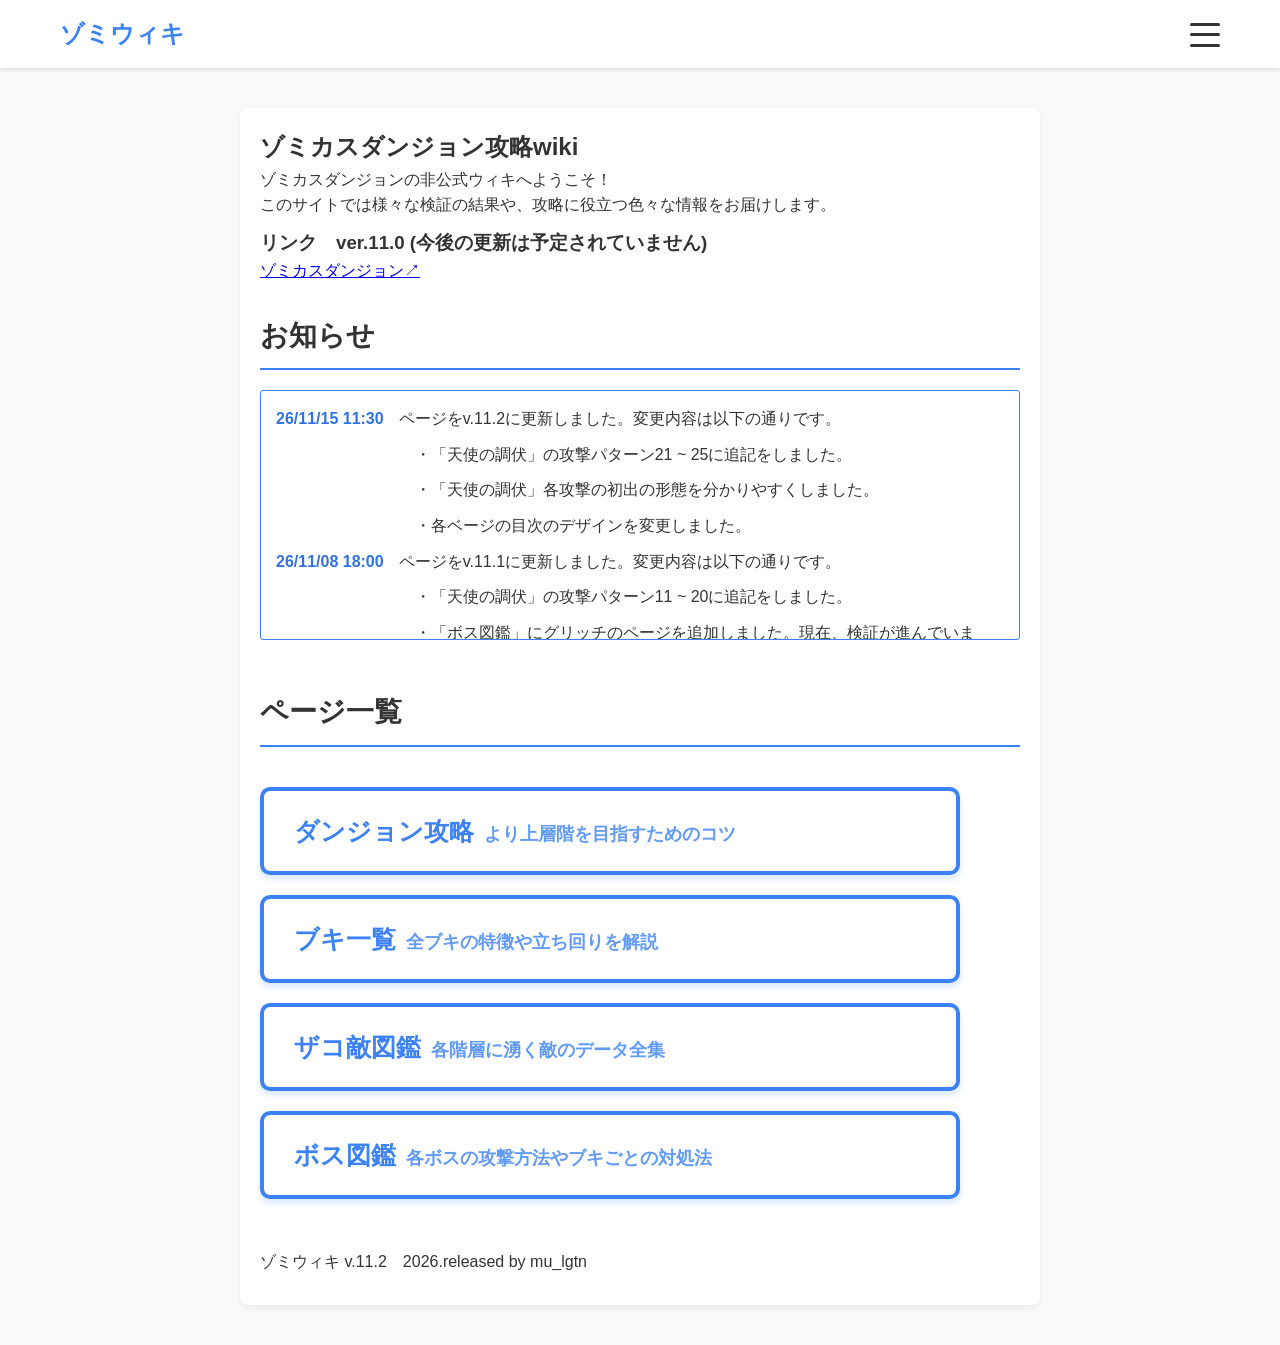
<file: index.html>
<!DOCTYPE html>
<html lang="ja">
<head>
    <meta charset="UTF-8">
    <meta name="viewport" content="width=device-width, initial-scale=1.0">
    <title>トップ-ゾミウィキ@ゾミカスダンジョン攻略wiki</title>
    
    <!-- cssファイル読み込み -->
    <link rel="stylesheet" href="style.css">
</head>
<body>

    <!-- ヘッダー -->
    <header class="site-header">
        <div class="header-container">
            <!-- タイトルロゴをトップページへリンクする-->
            <a href="index.html" class="logo">ゾミウィキ</a>
            
            <!-- ハンバーガーボタン -->
            <button class="hamburger" id="js-hamburger">
                <span></span>
                <span></span>
                <span></span>
            </button>

            <!-- ナビゲーションメニュー -->
            <nav class="nav-menu" id="js-nav-menu">
                <ul>
                    <!-- メニューの各リンク先 -->
                    <li><a href="index.html">トップ</a></li>
                    <li><a href="strategy.html">ダンジョン攻略</a></li>
                    <li><a href="weapon.html">ブキ一覧</a></li>
                    <li><a href="enemy_dictionary.html">ザコ敵図鑑</a></li>
                    <li><a href="boss_dictionary.html">ボス図鑑</a></li>
                    <li><a href="proposal.html">ウィキ編集</a></li>
                </ul>
            </nav>
        </div>
    </header>

    <!-- メインコンテンツ -->
    <main class="main-content">
        
        <section id="section-title" style="margin-bottom: 30px;">
            <h1>ゾミカスダンジョン攻略wiki</h1>
            <p>ゾミカスダンジョンの非公式ウィキへようこそ！<br>
               このサイトでは様々な検証の結果や、攻略に役立つ色々な情報をお届けします。</p>
            <h3>リンク　ver.11.0 (今後の更新は予定されていません)</h3>
            <a class="zomikasu-link" href="https://raypeideveloping.github.io/zomikasudungeon/" target="_blank" rel="noopener">ゾミカスダンジョン&#x2197</a>
        </section>
        
        <section id="section-news" style="margin-bottom: 50px;">
            <h2>お知らせ</h2>
            <div class="news-box">
                <dl class="news-list">
                    <dt>26/11/15 11:30</dt>
                    <dd>ページをv.11.2に更新しました。変更内容は以下の通りです。</dd>
                    <dd>&emsp;・「天使の調伏」の攻撃パターン21 ~ 25に追記をしました。</dd>
                    <dd>&emsp;・「天使の調伏」各攻撃の初出の形態を分かりやすくしました。</dd>
                    <dd>&emsp;・各ベージの目次のデザインを変更しました。</dd>
                    
                    <dt>26/11/08 18:00</dt>
                    <dd>ページをv.11.1に更新しました。変更内容は以下の通りです。</dd>
                    <dd>&emsp;・「天使の調伏」の攻撃パターン11 ~ 20に追記をしました。</dd>
                    <dd>&emsp;・「ボス図鑑」にグリッチのページを追加しました。現在、検証が進んでいます。</dd>
                    
                    <dt>26/11/07 20:00</dt>
                    <dd>ページをv.11.0に更新しました。変更内容は以下の通りです。</dd>
                    <dd>&emsp;・「ボス図鑑」内にあった天使の項目を別ページに移動しました。現在はリンクが「ボス図鑑」内に設置してあります。</dd>
                    <dd>&emsp;・「ザコ敵図鑑」ミミック・ボマーのカードに追記をしました。</dd>
                    <dd>&emsp;・一部、サイトのバグ修正をしました。</dd>
                    
                    <dt>26/11/06 18:30</dt>
                    <dd>ページをv.10.2に更新しました。変更内容は以下の通りです。</dd>
                    <dd>&emsp;・「ザコ敵図鑑」にミミック、ボマーのカードを追加しました。</dd>
                    <dd>&emsp;・「ブキ一覧」ナイフのカードに追記をしました。</dd>
                    <dd>&emsp;・「ボス図鑑」に天使のカードを追加しました。内容は随時更新予定です。</dd>

                    <dt>26/11/05 12:00</dt>
                    <dd><strong>ゾミカスダンジョンver.11.0(仮) が公開されました。</strong></dd>
                    
                    <dt>26/10/23 11:00</dt>
                    <dd>ページをv.10.1に更新しました。変更内容は以下の通りです。</dd>
                    <dd>&emsp;・「ダンジョン攻略」ゾミカスRTAの項目に追記しました。</dd>
                    <dd>&emsp;・「ダンジョン攻略」見出しのシステムを変更しました。</dd>
                    
                    <dt>26/10/21 17:00</dt>
                    <dd>ページをv.10.0に更新しました。変更内容は以下の通りです。</dd>
                    <dd>&emsp;・「ダンジョン攻略」の各カードに追記、調整をしました。</dd>
                    <dd>&emsp;・「ブキ一覧」にナイフのカードを追加しました。</dd>
                    <dd>&emsp;・一部、サイトのバグ修正をしました。</dd>
                    
                    <dt>26/10/13 12:00</dt>
                    <dd><strong>ゾミカスダンジョンver.10.0 が公開されました。</strong></dd>
                    
                    <dt>26/10/13 09:00</dt>
                    <dd>ページをv.9.0に更新しました。変更内容は以下の通りです。</dd>
                    <dd>&emsp;・「ブキ一覧」召喚術のカードを降魔術に変更、内容を修正しました。</dd>
                    <dd>&emsp;・「ボス図鑑」デトネーターのカードに追記・修正をしました。</dd>
                    
                    <dt>26/10/08 12:30</dt>
                    <dd><strong>ゾミカスダンジョンver.9.0 が公開されました。</strong></dd>
                    
                    <dt>26/10/07 08:45</dt>
                    <dd>ページをv.8.2に更新しました。変更内容は以下の通りです。</dd>
                    <dd>&emsp;・「ボス図鑑」ウロボロスのカードに追記をしました。</dd>
                    <dd>&emsp;・(ついに)「ダンジョン攻略」が解放されました。編集依頼を絶賛受付中です。</dd>
                    
                    <dt>26/10/03 11:30</dt>
                    <dd>ページをv.8.1に更新しました。変更内容は以下の通りです。</dd>
                    <dd>&emsp;・「ブキ一覧」「ボス図鑑」のカードに追記をしました。</dd>
                    <dd>&emsp;・一部、サイトのバグ修正をしました。</dd>
                    
                    <dt>26/10/02 17:00</dt>
                    <dd>ページをv.8.0に更新しました。ウロボロスのカードを追加しました。</dd>
                    
                    <dt>26/10/01 18:00</dt>
                    <dd><strong>ゾミカスダンジョンver.8.0 が公開されました。</strong></dd>
                    
                    <dt>26/10/01 09:30</dt>
                    <dd>ページをv.7.0に更新しました。変更内容は以下の通りです。</dd>
                    <dd>&emsp;・「ブキ一覧」「ボス図鑑」にカードを追加しました。</dd>
                    <dd>&emsp;・トップページに本家へのリンクを設置しました。</dd>
                    
                    <dt>26/09/29 12:00</dt>
                    <dd><strong>ゾミカスダンジョンver.7.2 が公開されました。</strong></dd>
                    
                    <dt>26/09/27 20:50</dt>
                    <dd>ページをv.6.0に更新しました。変更内容は以下の通りです。</dd>
                    <dd>&emsp;・各カードの編集ボタンからフォームに飛べるようになりました。</dd>
                    <dd>&emsp;・「ブキ一覧」「ザコ敵図鑑」がver6.0に対応しました。</dd>
                    <dd>&emsp;・「ボス図鑑」の各ボスのカードを追加しました。内容は制作中です。</dd>
                    
                    <dt>26/09/26 23:30</dt>
                    <dd>ページをv.4.2に更新しました。ウィキの編集提案ができるようになりました。</dd>
                    
                    <dt>26/09/25 16:00</dt>
                    <dd><strong>ゾミカスダンジョンver.6.1 が公開されました。</strong></dd>
                    
                    <dt>26/09/25 12:00</dt>
                    <dd><strong>ゾミカスダンジョンver.6.0 が公開されました。</strong></dd>
                    
                    <dt>26/09/23 22:00</dt>
                    <dd>ページをv.4.1に更新しました。変更内容は以下の通りです。</dd>
                    <dd>&emsp;・「ザコ敵図鑑」がver.4.0に対応しました。ver.5.0については調査中です。</dd>
                    <dd>&emsp;・「ブキ一覧」の見た目を一部修正しました。</dd>
                    
                    <dt>26/09/22 18:00</dt>
                    <dd>・ページをv.4.0に更新しました。現在のバージョンについてはこのページの最下部から確認できます。</dd>
                    <dd>・「ブキ一覧」がver.4.0に対応しました。ver.5.0については調査中です。</dd>

                    <dt>26/09/21 18:00</dt>
                    <dd>ページをベータ版に更新しました。</dd>
                    
                    <dt>26/09/21 15:30</dt>
                    <dd>アルファ版を公開しました。</dd>

                    <dt>26/09/21 12:00</dt>
                    <dd><strong>ゾミカスダンジョンver.5.0 が公開されました。</strong></dd>

                    <dt>26/09/20 21:00</dt>
                    <dd>サイトの立ち上げ準備を開始しました。</dd>
                </dl>
            </div>
        </section>

        <section id="section-hero" style="margin-bottom: 50px;">
            <h2>ページ一覧</h2>
            <a href="strategy.html" class="btn btn-text">
                <span class="main-text">ダンジョン攻略</span>
                <span class="sub-text">より上層階を目指すためのコツ</span>
            </a>

            <a href="weapon.html" class="btn btn-text">
                <span class="main-text">ブキ一覧</span>
                <span class="sub-text">全ブキの特徴や立ち回りを解説</span>
            </a>
            
            <a href="enemy_dictionary.html" class="btn btn-text">
                <span class="main-text">ザコ敵図鑑</span>
                <span class="sub-text">各階層に湧く敵のデータ全集</span>
            </a>
            
            <a href="boss_dictionary.html" class="btn btn-text">
                <span class="main-text">ボス図鑑</span>
                <span class="sub-text">各ボスの攻撃方法やブキごとの対処法</span>
            </a>
        </section>
        <div id="page-version">
            <p>ゾミウィキ v.11.2&emsp;2026.released by mu_lgtn</p>
        </div>
    </main>

    <!-- jsファイル読み込み -->
    <script src="script.js"></script>
</body>
</html>
</file>
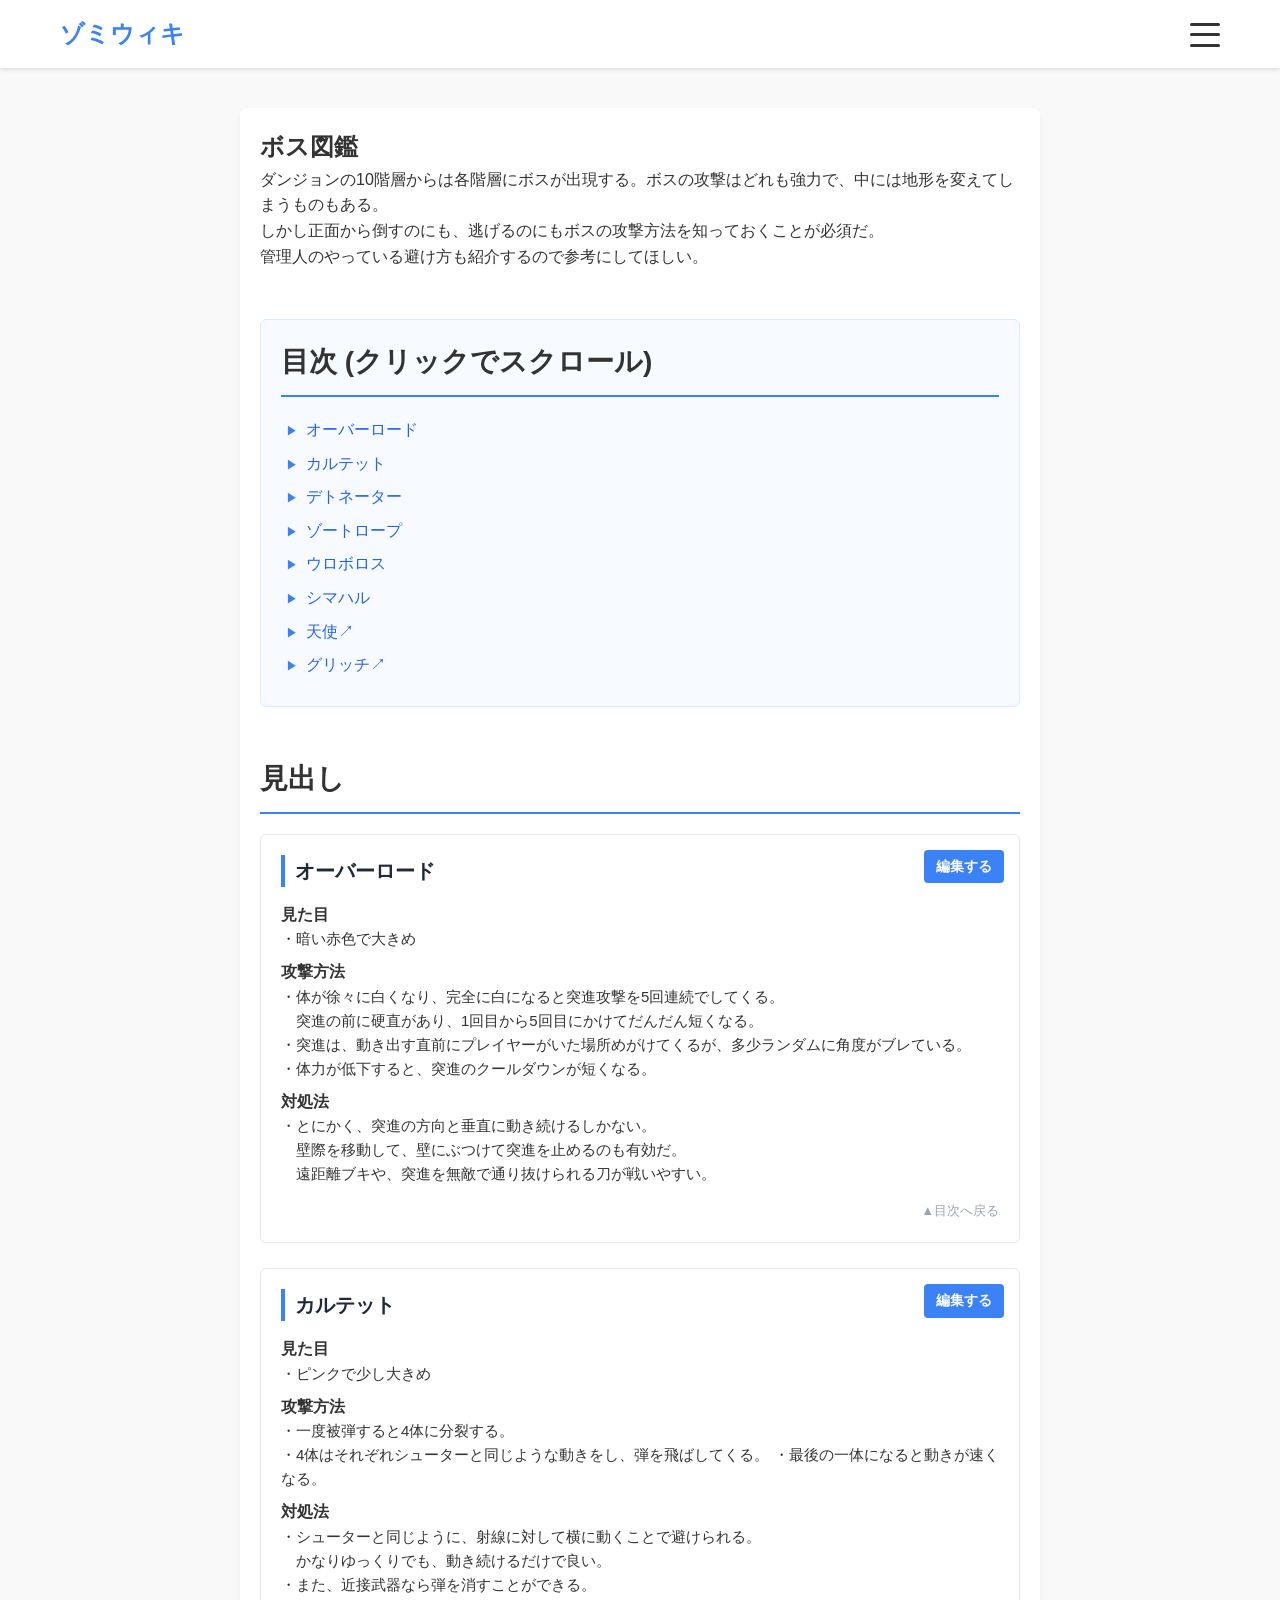
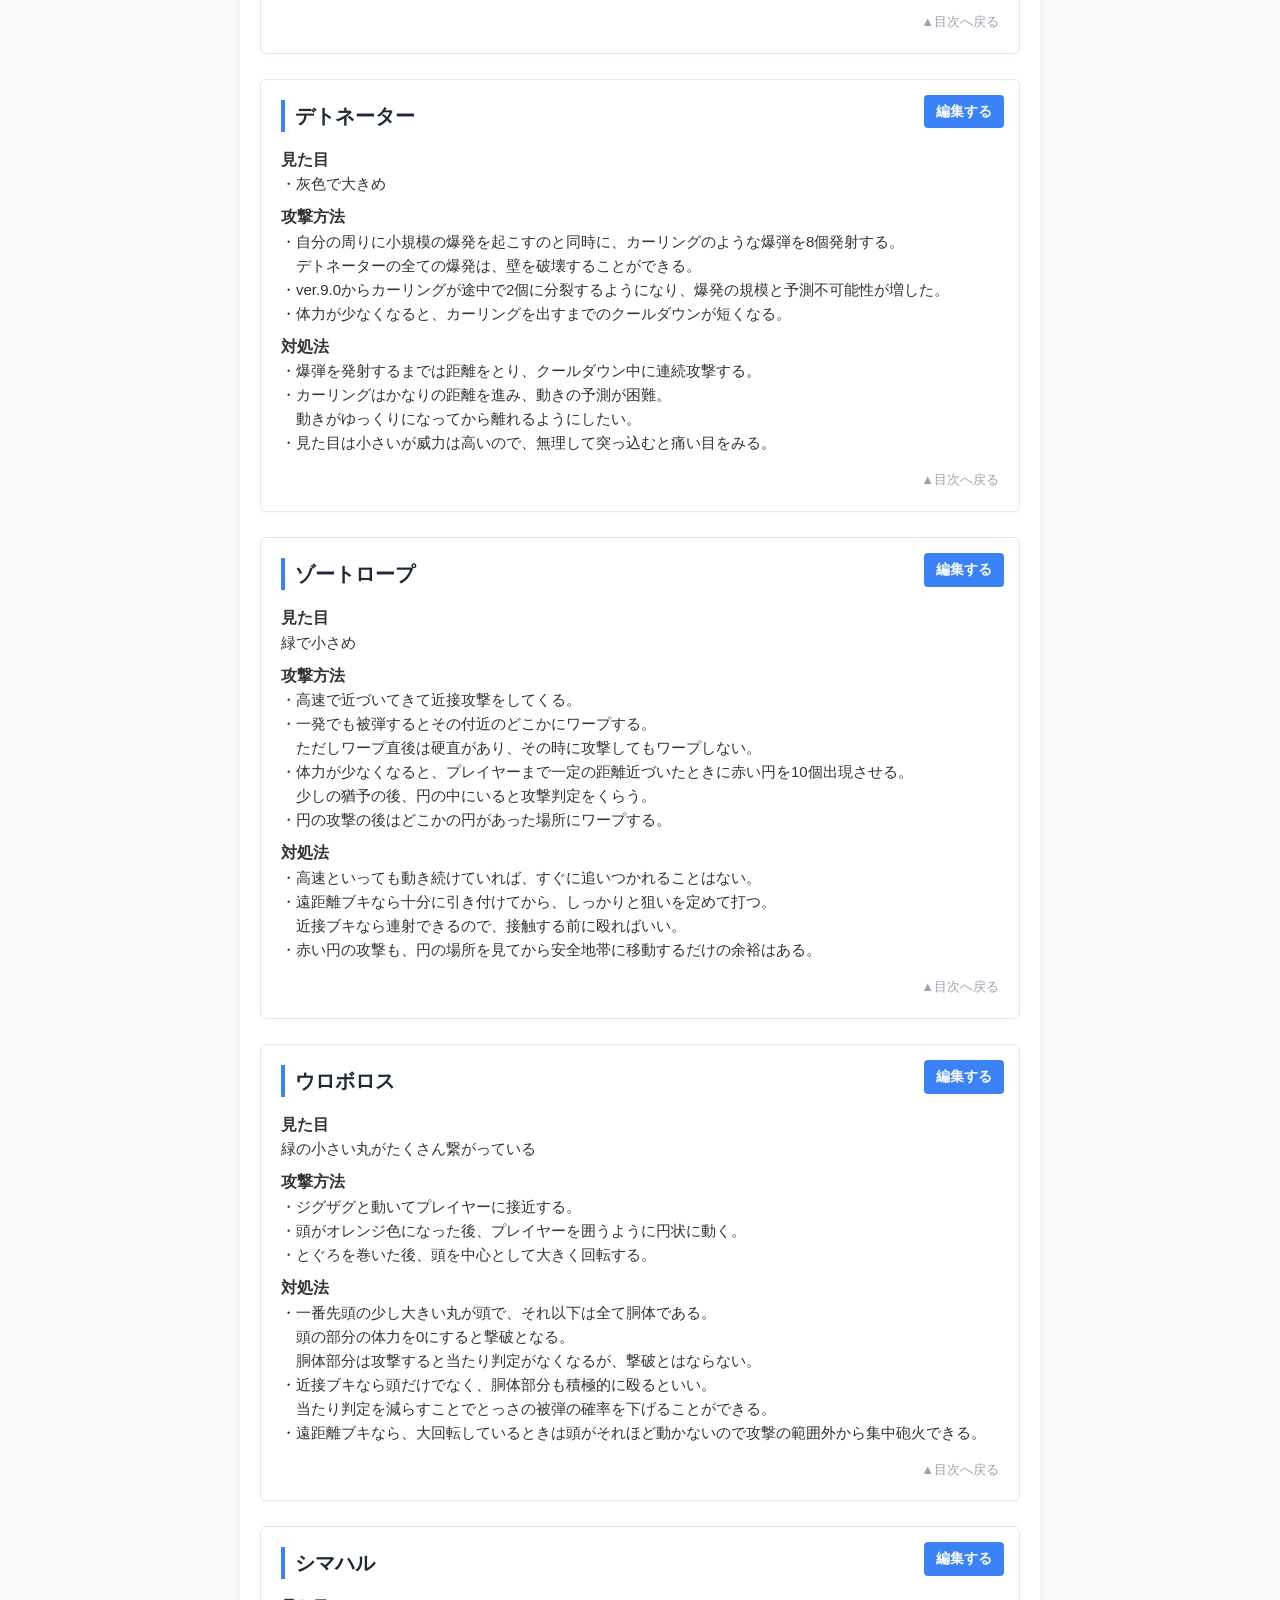
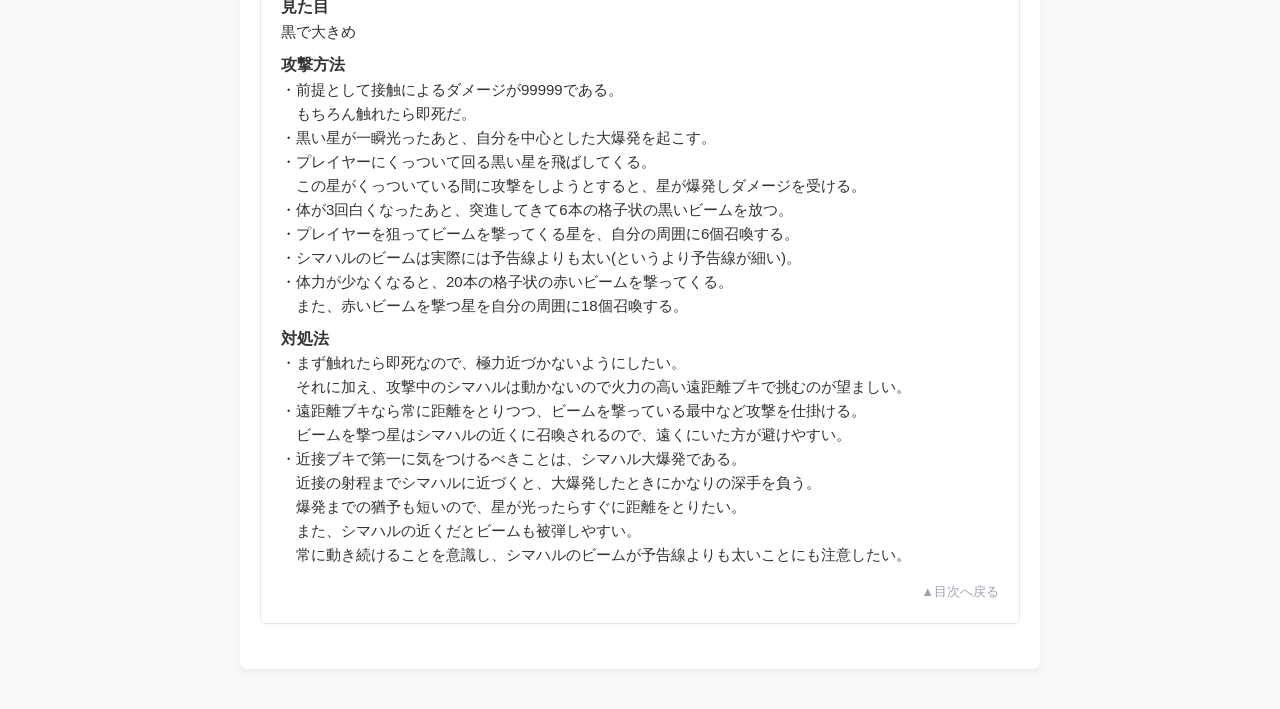
<file: boss_dictionary.html>
<!DOCTYPE html>
<html lang="ja">
<head>
    <meta charset="UTF-8">
    <meta name="viewport" content="width=device-width, initial-scale=1.0">
    <title>ボス図鑑-ゾミウィキ@ゾミカスダンジョン攻略wiki</title>
    <!-- cssファイル読み込み -->
    <link rel="stylesheet" href="style.css">
</head>
<body>

    <!-- ヘッダー -->
    <header class="site-header">
        <div class="header-container">
            <a href="index.html" class="logo">ゾミウィキ</a>
            
            <!-- ハンバーガーボタン -->
            <button class="hamburger" id="js-hamburger">
                <span></span>
                <span></span>
                <span></span>
            </button>

            <!-- ナビゲーションメニュー -->
            <nav class="nav-menu" id="js-nav-menu">
                <ul>
                    <!-- メニューの各リンク先 -->
                    <li><a href="index.html">ホーム</a></li>
                    <li><a href="strategy.html">ダンジョン攻略</a></li>
                    <li><a href="weapon.html">ブキ一覧</a></li>
                    <li><a href="enemy_dictionary.html">ザコ敵図鑑</a></li>
                    <li><a href="boss_dictionary.html">ボス図鑑</a></li>
                    <li><a href="proposal.html">ウィキ編集</a></li>
                </ul>
            </nav>
        </div>
    </header>

    <!-- メインコンテンツ -->
    <main class="main-content">
        <!-- ページタイトル -->
        <section class="boss_dic-top" style="margin-bottom: 50px;">
            <h1>ボス図鑑</h1>
            <p>ダンジョンの10階層からは各階層にボスが出現する。ボスの攻撃はどれも強力で、中には地形を変えてしまうものもある。<br>
               しかし正面から倒すのにも、逃げるのにもボスの攻撃方法を知っておくことが必須だ。<br>
               管理人のやっている避け方も紹介するので参考にしてほしい。</p>
        </section>

        <!-- リンク一覧 -->
        <section class="section-anchor" style="margin-bottom: 50px;">
            <h2>目次 (クリックでスクロール)</h2>
            <ul>
                <li><a href="#overlord">オーバーロード</a></li>
                <li><a href="#quartet">カルテット</a></li>
                <li><a href="#detonator">デトネーター</a></li>
                <li><a href="#zoetroap">ゾートロープ</a></li>
                <li><a href="#ouroboros">ウロボロス</a></li>
                <li><a href="#shimahar">シマハル</a></li>
                <li><a href="boss_engel.html">天使&#x2197</a></li>
                <li><a href="boss_glitch.html">グリッチ&#x2197</a></li>
            </ul>
        </section>

        <!-- 詳細説明 -->
        <section class="section-details">
            <h2>見出し</h2>
            
            <!-- ボスごとに分割 -->
            <article id="overlord" class="section-card">
                <a href="proposal.html?area=オーバーロード" class="card-btn-topright">編集する</a>
                <h3>オーバーロード</h3>
                <div class="section-info">
                    <h4>見た目</h4>
                    <p>・暗い赤色で大きめ</p>
                    <h4>攻撃方法</h4>
                    <p>・体が徐々に白くなり、完全に白になると突進攻撃を5回連続でしてくる。<br>
                       　突進の前に硬直があり、1回目から5回目にかけてだんだん短くなる。<br>
                       ・突進は、動き出す直前にプレイヤーがいた場所めがけてくるが、多少ランダムに角度がブレている。<br>
                       ・体力が低下すると、突進のクールダウンが短くなる。</p>
                    <h4>対処法</h4>
                    <p>・とにかく、突進の方向と垂直に動き続けるしかない。<br>
                       　壁際を移動して、壁にぶつけて突進を止めるのも有効だ。<br>
                       　遠距離ブキや、突進を無敵で通り抜けられる刀が戦いやすい。</p>
                </div>
                <div class="back-to-top"><a href="#">▲目次へ戻る</a></div>
            </article>
            <article id="quartet" class="section-card">
                <a href="proposal.html?area=カルテット" class="card-btn-topright">編集する</a>
                <h3>カルテット</h3>
                <div class="section-info">
                    <h4>見た目</h4>
                    <p>・ピンクで少し大きめ</p>
                    <h4>攻撃方法</h4>
                    <p>・一度被弾すると4体に分裂する。<br>
                        ・4体はそれぞれシューターと同じような動きをし、弾を飛ばしてくる。
                       ・最後の一体になると動きが速くなる。</p>
                    <h4>対処法</h4>
                    <p>・シューターと同じように、射線に対して横に動くことで避けられる。<br>
                       　かなりゆっくりでも、動き続けるだけで良い。<br>
                        ・また、近接武器なら弾を消すことができる。</p>
                </div>
                <div class="back-to-top"><a href="#">▲目次へ戻る</a></div>
            </article>
            <article id="detonator" class="section-card">
                <a href="proposal.html?area=デトネーター" class="card-btn-topright">編集する</a>
                <h3>デトネーター</h3>
                <div class="section-info">
                    <h4>見た目</h4>
                    <p>・灰色で大きめ</p>
                    <h4>攻撃方法</h4>
                    <p>・自分の周りに小規模の爆発を起こすのと同時に、カーリングのような爆弾を8個発射する。<br>
                       　デトネーターの全ての爆発は、壁を破壊することができる。<br>
                       ・ver.9.0からカーリングが途中で2個に分裂するようになり、爆発の規模と予測不可能性が増した。<br>
                       ・体力が少なくなると、カーリングを出すまでのクールダウンが短くなる。</p>
                    <h4>対処法</h4>
                    <p>・爆弾を発射するまでは距離をとり、クールダウン中に連続攻撃する。<br>
                        ・カーリングはかなりの距離を進み、動きの予測が困難。<br>
                        　動きがゆっくりになってから離れるようにしたい。<br>
                       ・見た目は小さいが威力は高いので、無理して突っ込むと痛い目をみる。</p>
                </div>
                <div class="back-to-top"><a href="#">▲目次へ戻る</a></div>
            </article>
            <article id="zoetroap" class="section-card">
                <a href="proposal.html?area=ゾートロープ" class="card-btn-topright">編集する</a>
                <h3>ゾートロープ</h3>
                <div class="section-info">
                    <h4>見た目</h4>
                    <p>緑で小さめ</p>
                    <h4>攻撃方法</h4>
                    <p>・高速で近づいてきて近接攻撃をしてくる。<br>
                       ・一発でも被弾するとその付近のどこかにワープする。<br>
                       　ただしワープ直後は硬直があり、その時に攻撃してもワープしない。<br>
                       ・体力が少なくなると、プレイヤーまで一定の距離近づいたときに赤い円を10個出現させる。<br>
                       　少しの猶予の後、円の中にいると攻撃判定をくらう。<br>
                       ・円の攻撃の後はどこかの円があった場所にワープする。</p>
                    <h4>対処法</h4>
                    <p>・高速といっても動き続けていれば、すぐに追いつかれることはない。<br>
                       ・遠距離ブキなら十分に引き付けてから、しっかりと狙いを定めて打つ。<br>
                       　近接ブキなら連射できるので、接触する前に殴ればいい。<br>
                       ・赤い円の攻撃も、円の場所を見てから安全地帯に移動するだけの余裕はある。</p>
                </div>
                <div class="back-to-top"><a href="#">▲目次へ戻る</a></div>
            </article>
            <article id="ouroboros" class="section-card">
                <a href="proposal.html?area=ウロボロス" class="card-btn-topright">編集する</a>
                <h3>ウロボロス</h3>
                <div class="section-info">
                    <h4>見た目</h4>
                    <p>緑の小さい丸がたくさん繋がっている</p>
                    <h4>攻撃方法</h4>
                    <p>・ジグザグと動いてプレイヤーに接近する。<br>
                       ・頭がオレンジ色になった後、プレイヤーを囲うように円状に動く。<br>
                       ・とぐろを巻いた後、頭を中心として大きく回転する。</p>
                    <h4>対処法</h4>
                    <p>・一番先頭の少し大きい丸が頭で、それ以下は全て胴体である。<br>
                       　頭の部分の体力を0にすると撃破となる。<br>
                       　胴体部分は攻撃すると当たり判定がなくなるが、撃破とはならない。<br>
                       ・近接ブキなら頭だけでなく、胴体部分も積極的に殴るといい。<br>
                       　当たり判定を減らすことでとっさの被弾の確率を下げることができる。<br>
                       ・遠距離ブキなら、大回転しているときは頭がそれほど動かないので攻撃の範囲外から集中砲火できる。</p>
                </div>
                <div class="back-to-top"><a href="#">▲目次へ戻る</a></div>
            </article>
            <article id="shimahar" class="section-card">
                <a href="proposal.html?area=シマハル" class="card-btn-topright">編集する</a>
                <h3>シマハル</h3>
                <div class="section-info">
                    <h4>見た目</h4>
                    <p>黒で大きめ</p>
                    <h4>攻撃方法</h4>
                    <p>・前提として接触によるダメージが99999である。<br>
                       　もちろん触れたら即死だ。<br>
                       ・黒い星が一瞬光ったあと、自分を中心とした大爆発を起こす。<br>
                       ・プレイヤーにくっついて回る黒い星を飛ばしてくる。<br>
                       　この星がくっついている間に攻撃をしようとすると、星が爆発しダメージを受ける。<br>
                       ・体が3回白くなったあと、突進してきて6本の格子状の黒いビームを放つ。<br>
                       ・プレイヤーを狙ってビームを撃ってくる星を、自分の周囲に6個召喚する。<br>
                       ・シマハルのビームは実際には予告線よりも太い(というより予告線が細い)。<br>
                       ・体力が少なくなると、20本の格子状の赤いビームを撃ってくる。<br>
                       　また、赤いビームを撃つ星を自分の周囲に18個召喚する。</p>
                    <h4>対処法</h4>
                    <p>・まず触れたら即死なので、極力近づかないようにしたい。<br>
                       　それに加え、攻撃中のシマハルは動かないので火力の高い遠距離ブキで挑むのが望ましい。<br>
                       ・遠距離ブキなら常に距離をとりつつ、ビームを撃っている最中など攻撃を仕掛ける。<br>
                       　ビームを撃つ星はシマハルの近くに召喚されるので、遠くにいた方が避けやすい。<br>
                       ・近接ブキで第一に気をつけるべきことは、シマハル大爆発である。<br>
                       　近接の射程までシマハルに近づくと、大爆発したときにかなりの深手を負う。<br>
                       　爆発までの猶予も短いので、星が光ったらすぐに距離をとりたい。<br>
                       　また、シマハルの近くだとビームも被弾しやすい。<br>
                       　常に動き続けることを意識し、シマハルのビームが予告線よりも太いことにも注意したい。</p>
                </div>
                <div class="back-to-top"><a href="#">▲目次へ戻る</a></div>
            </article>
        </section>
    </main>

    <!-- jsファイル読み込み -->
    <script src="script.js"></script>
</body>
</html>
</file>
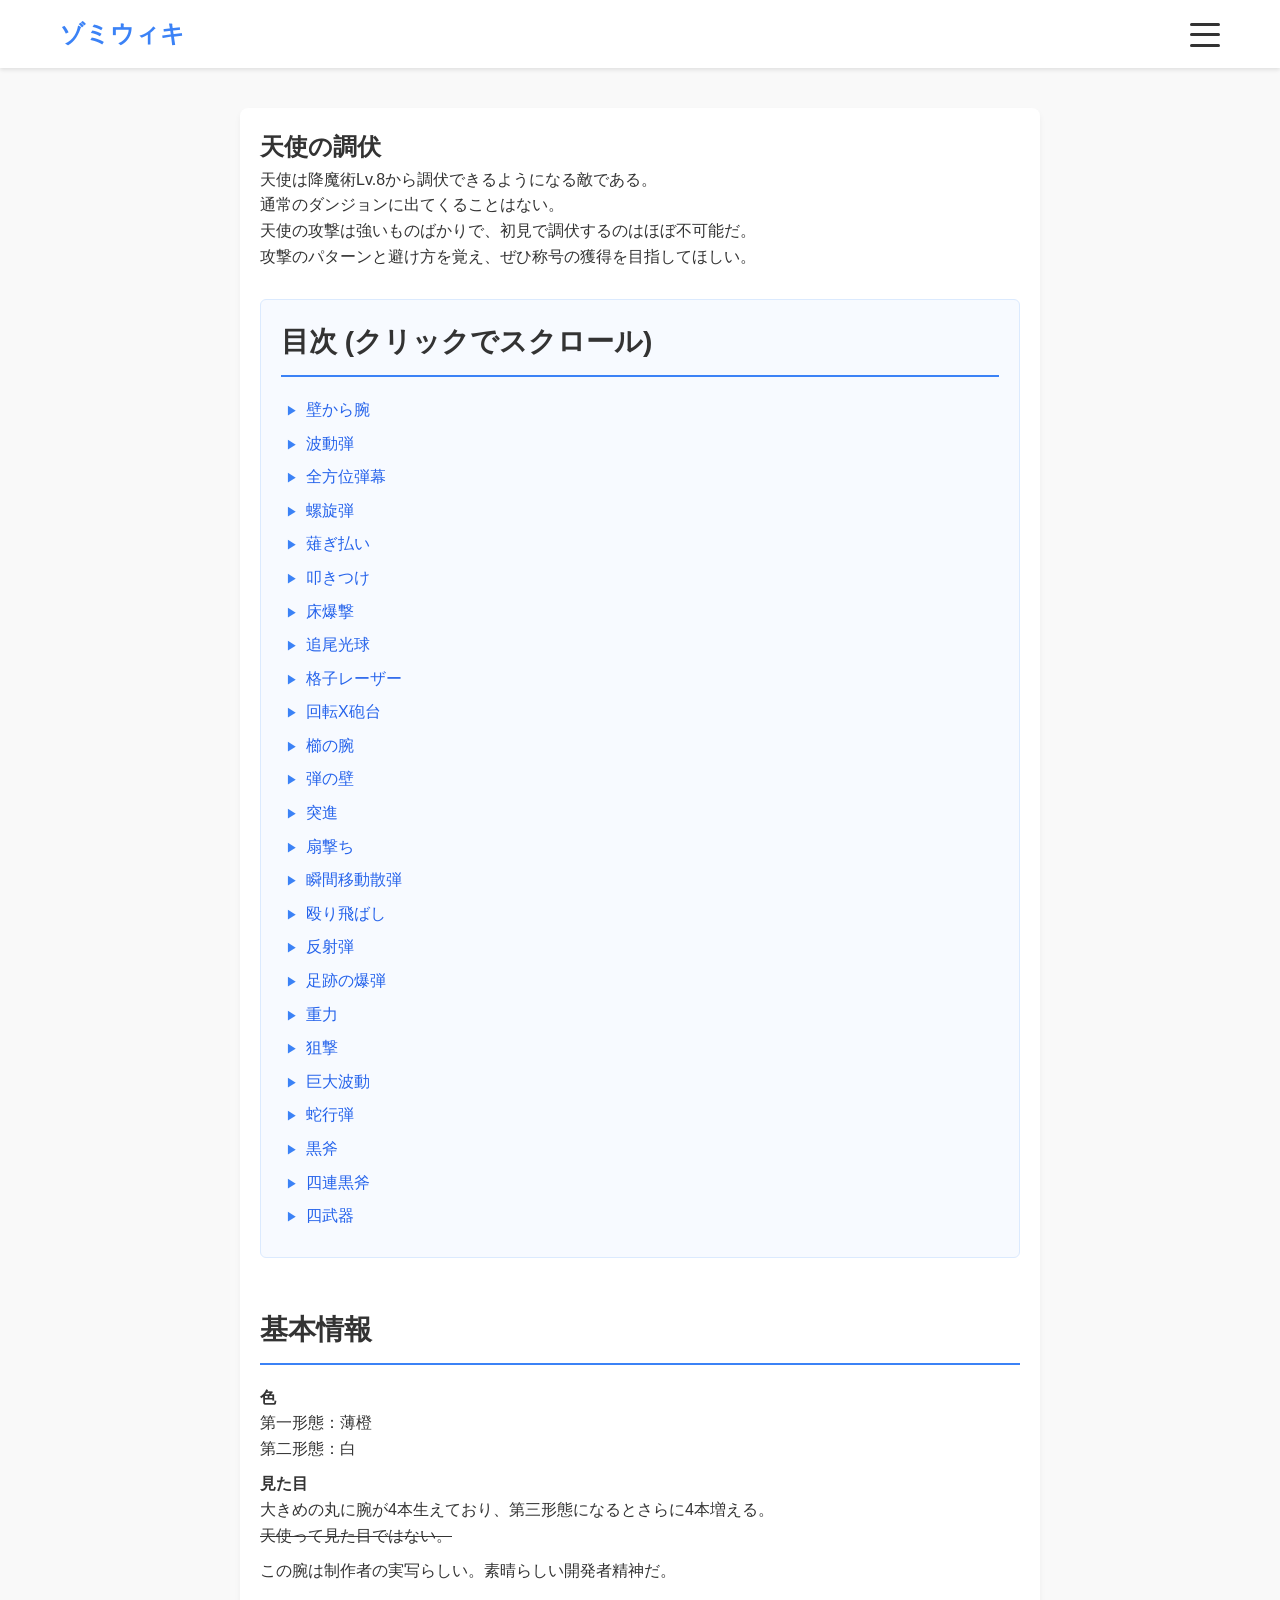
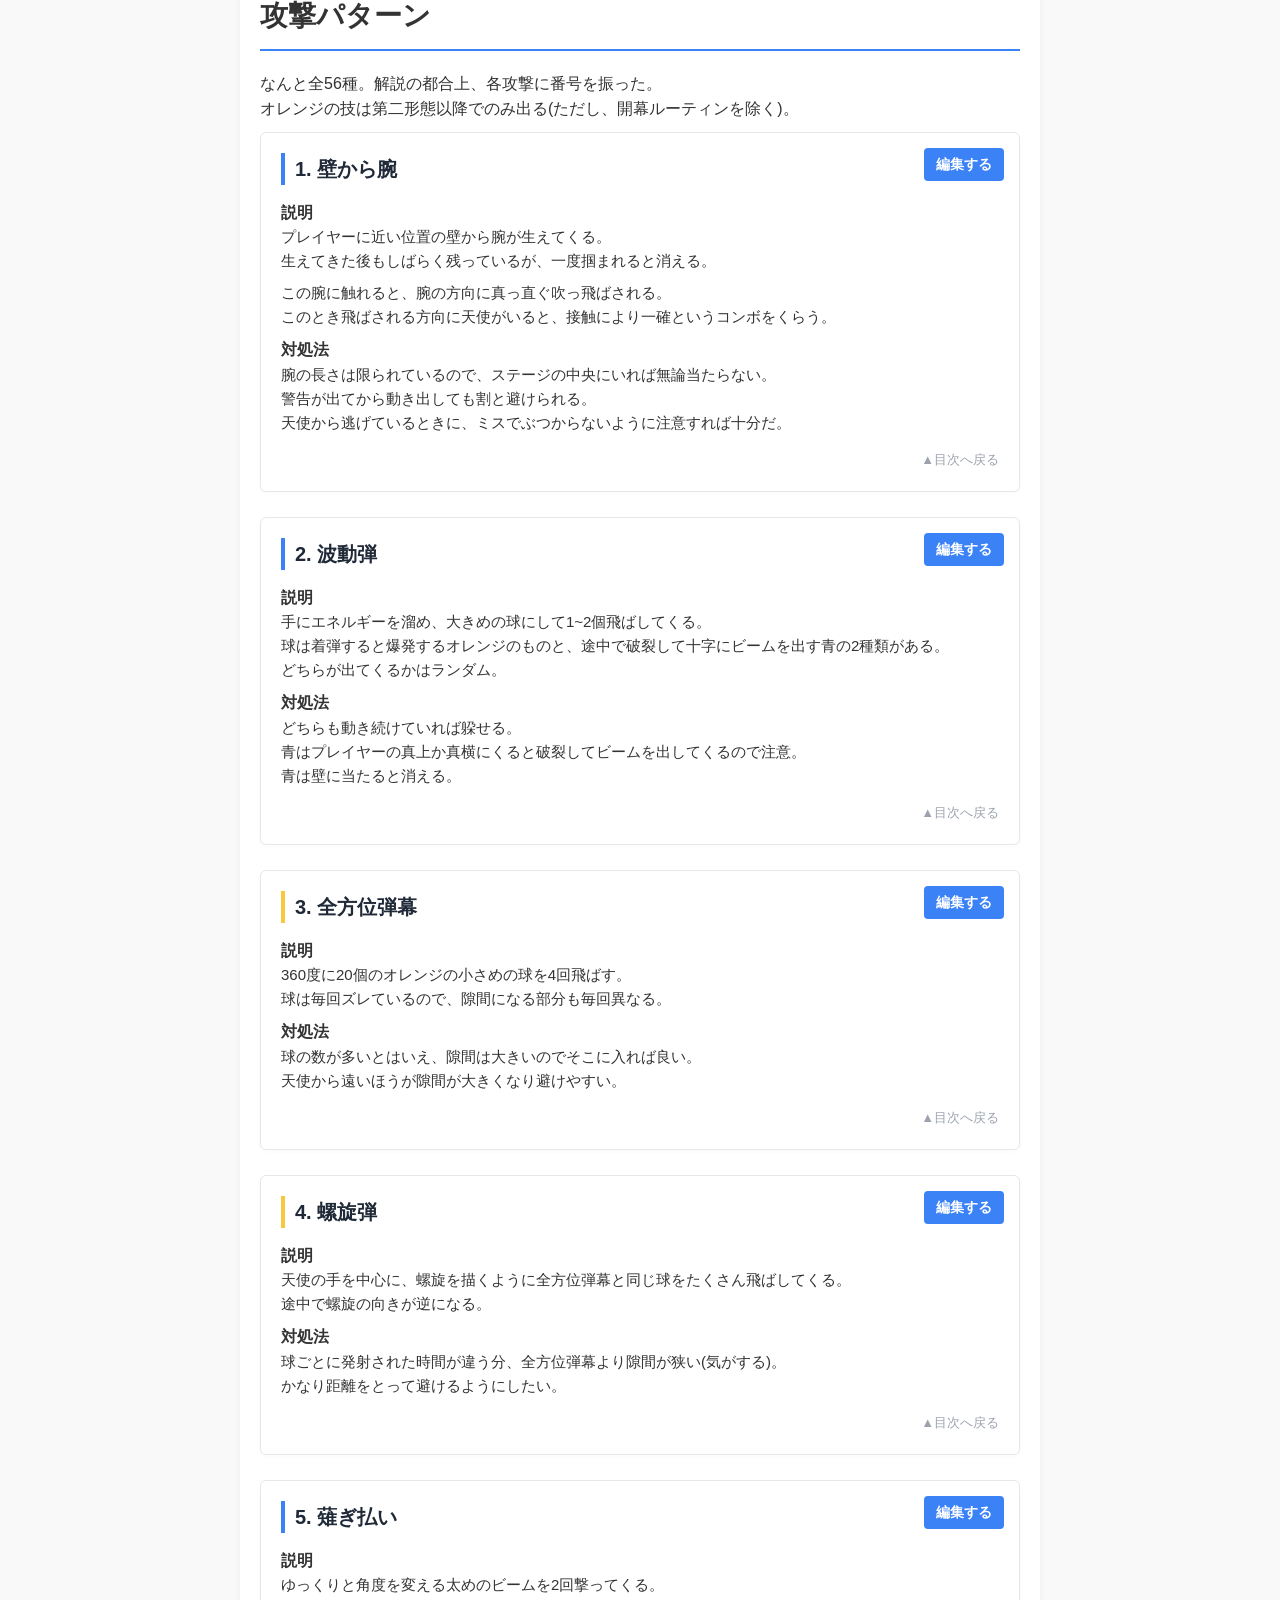
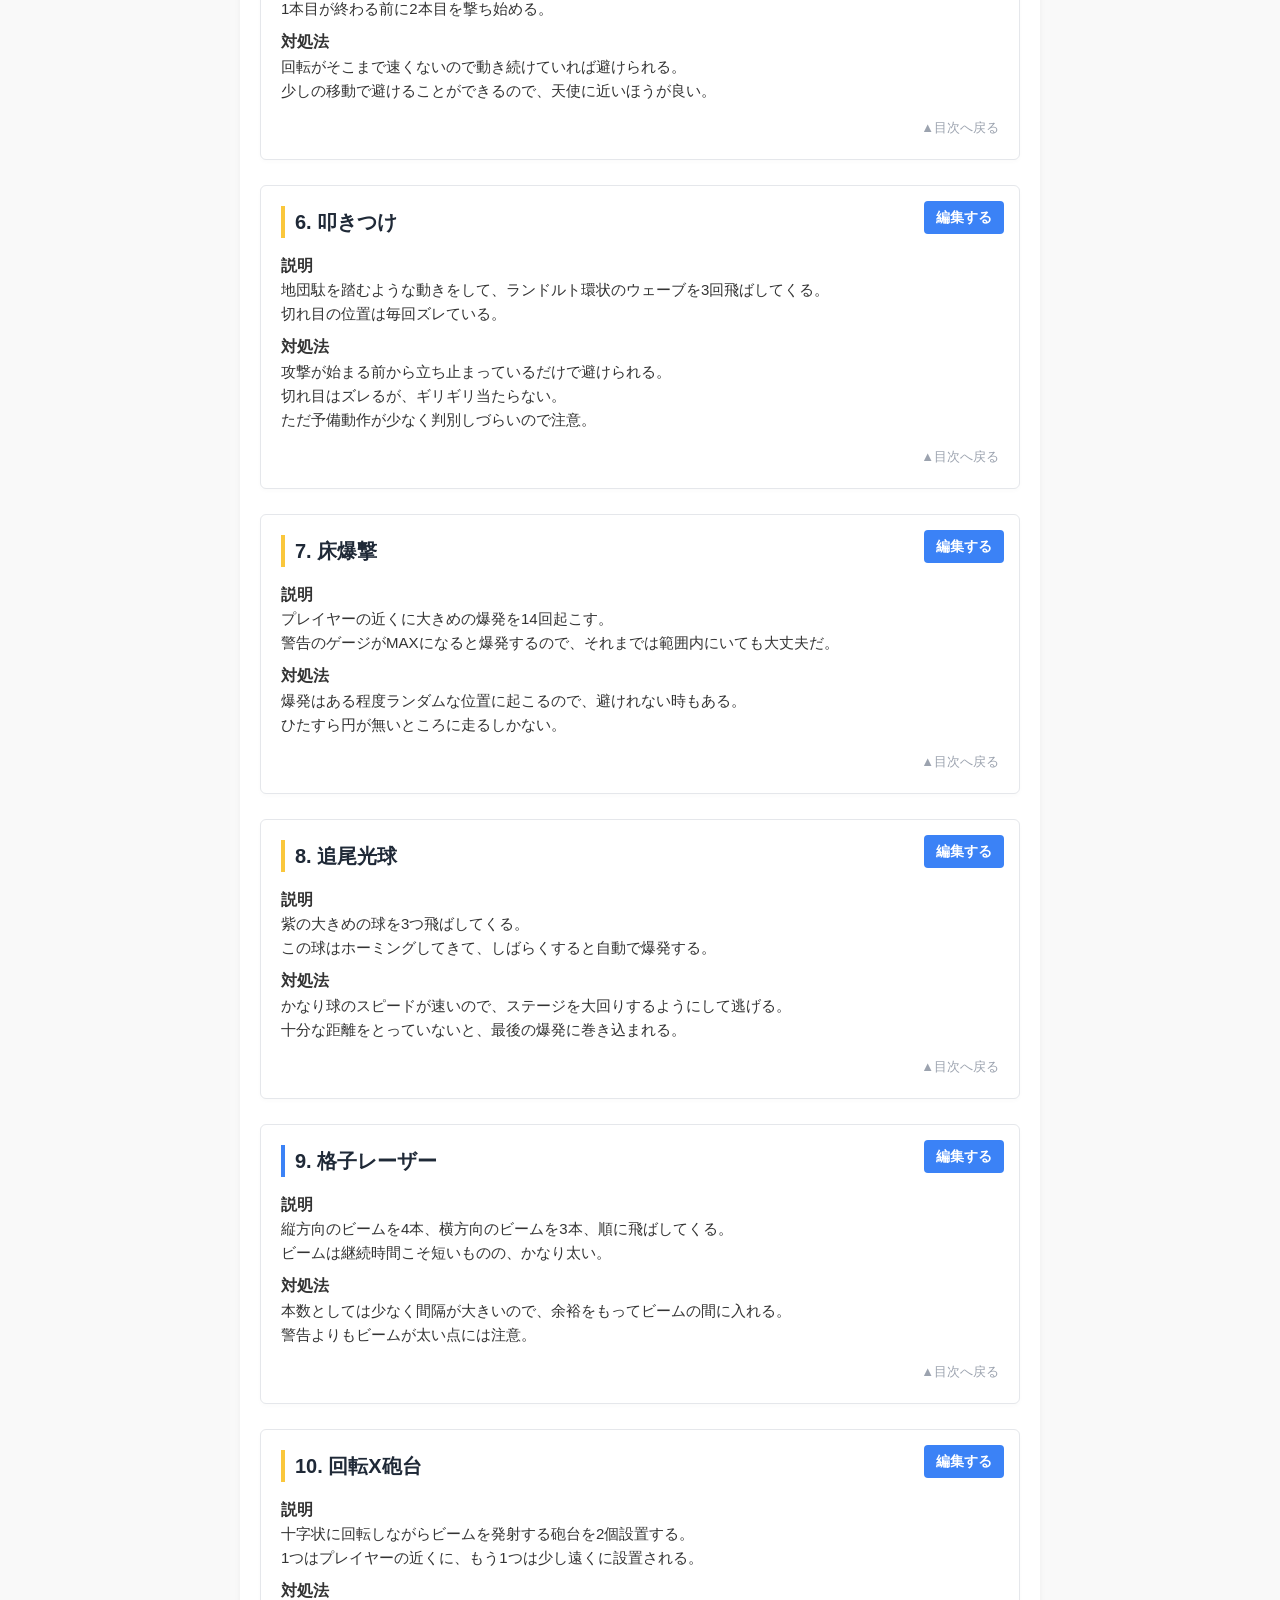
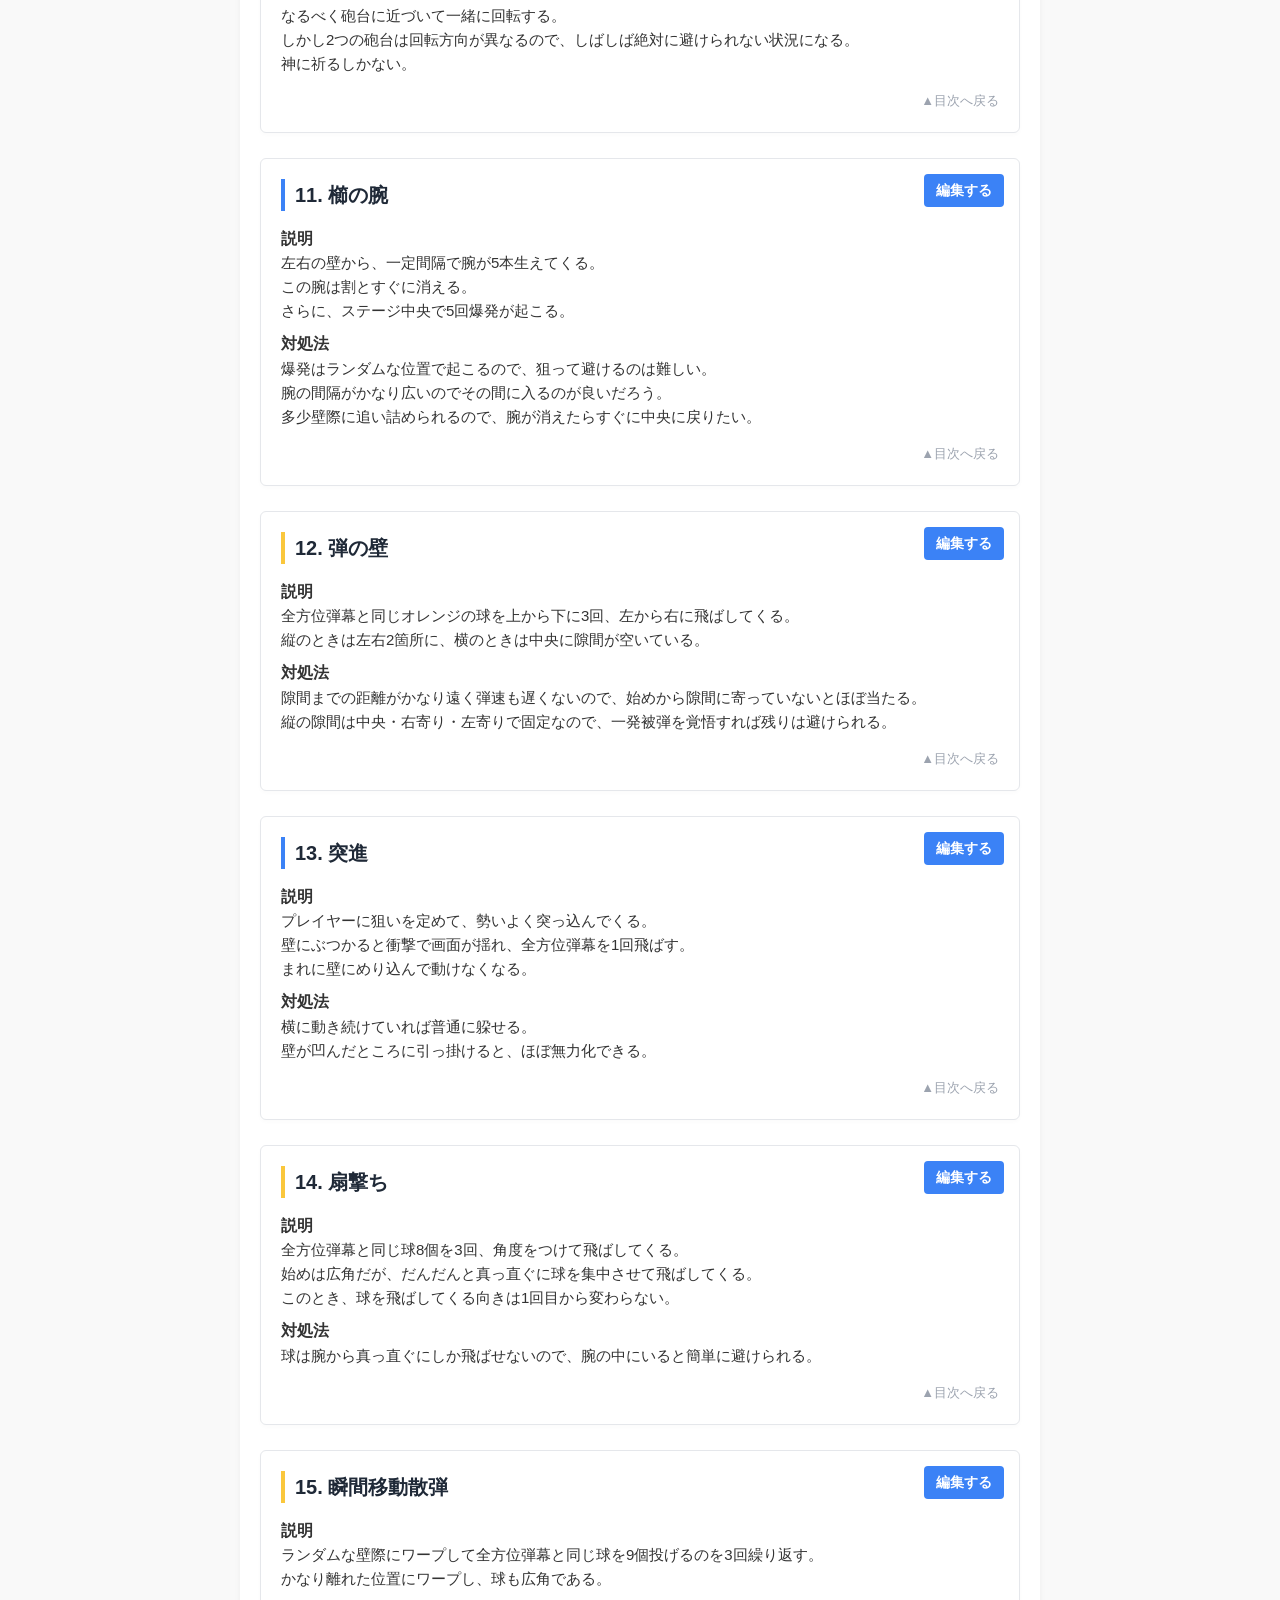
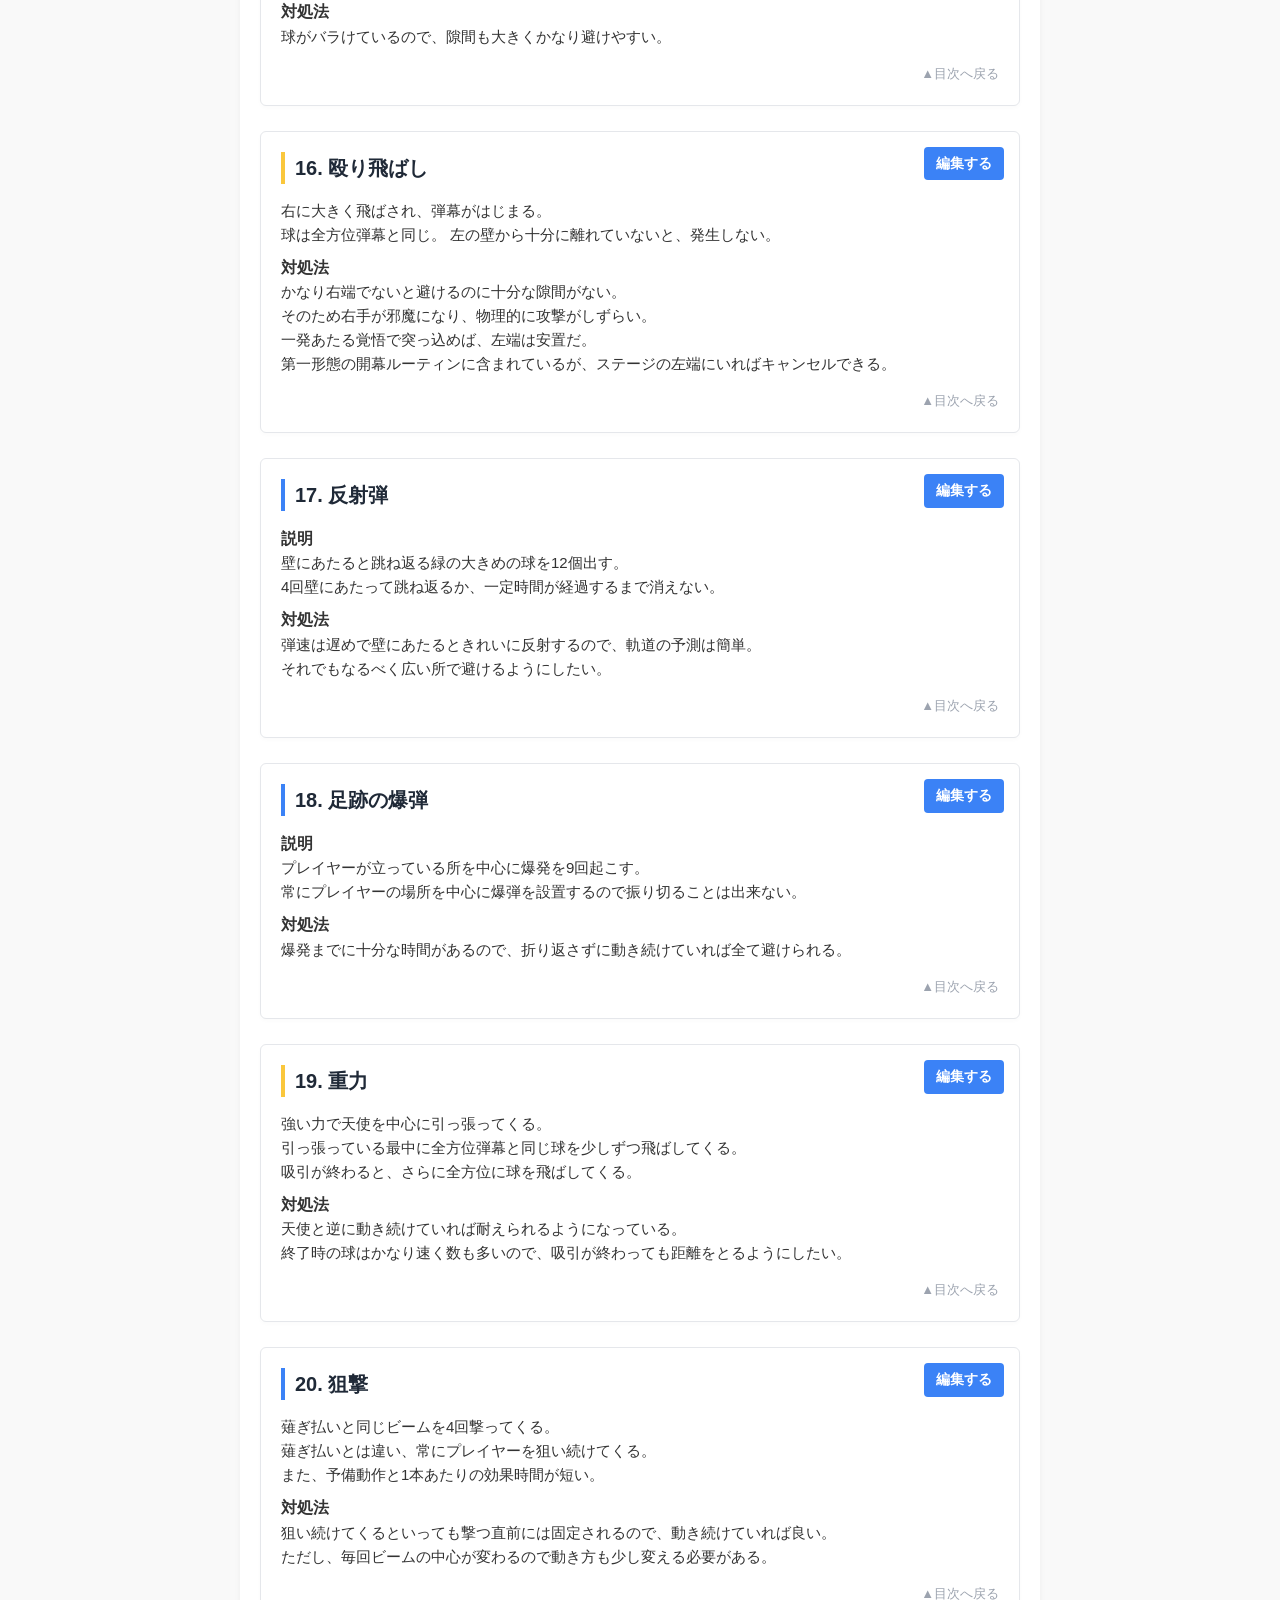
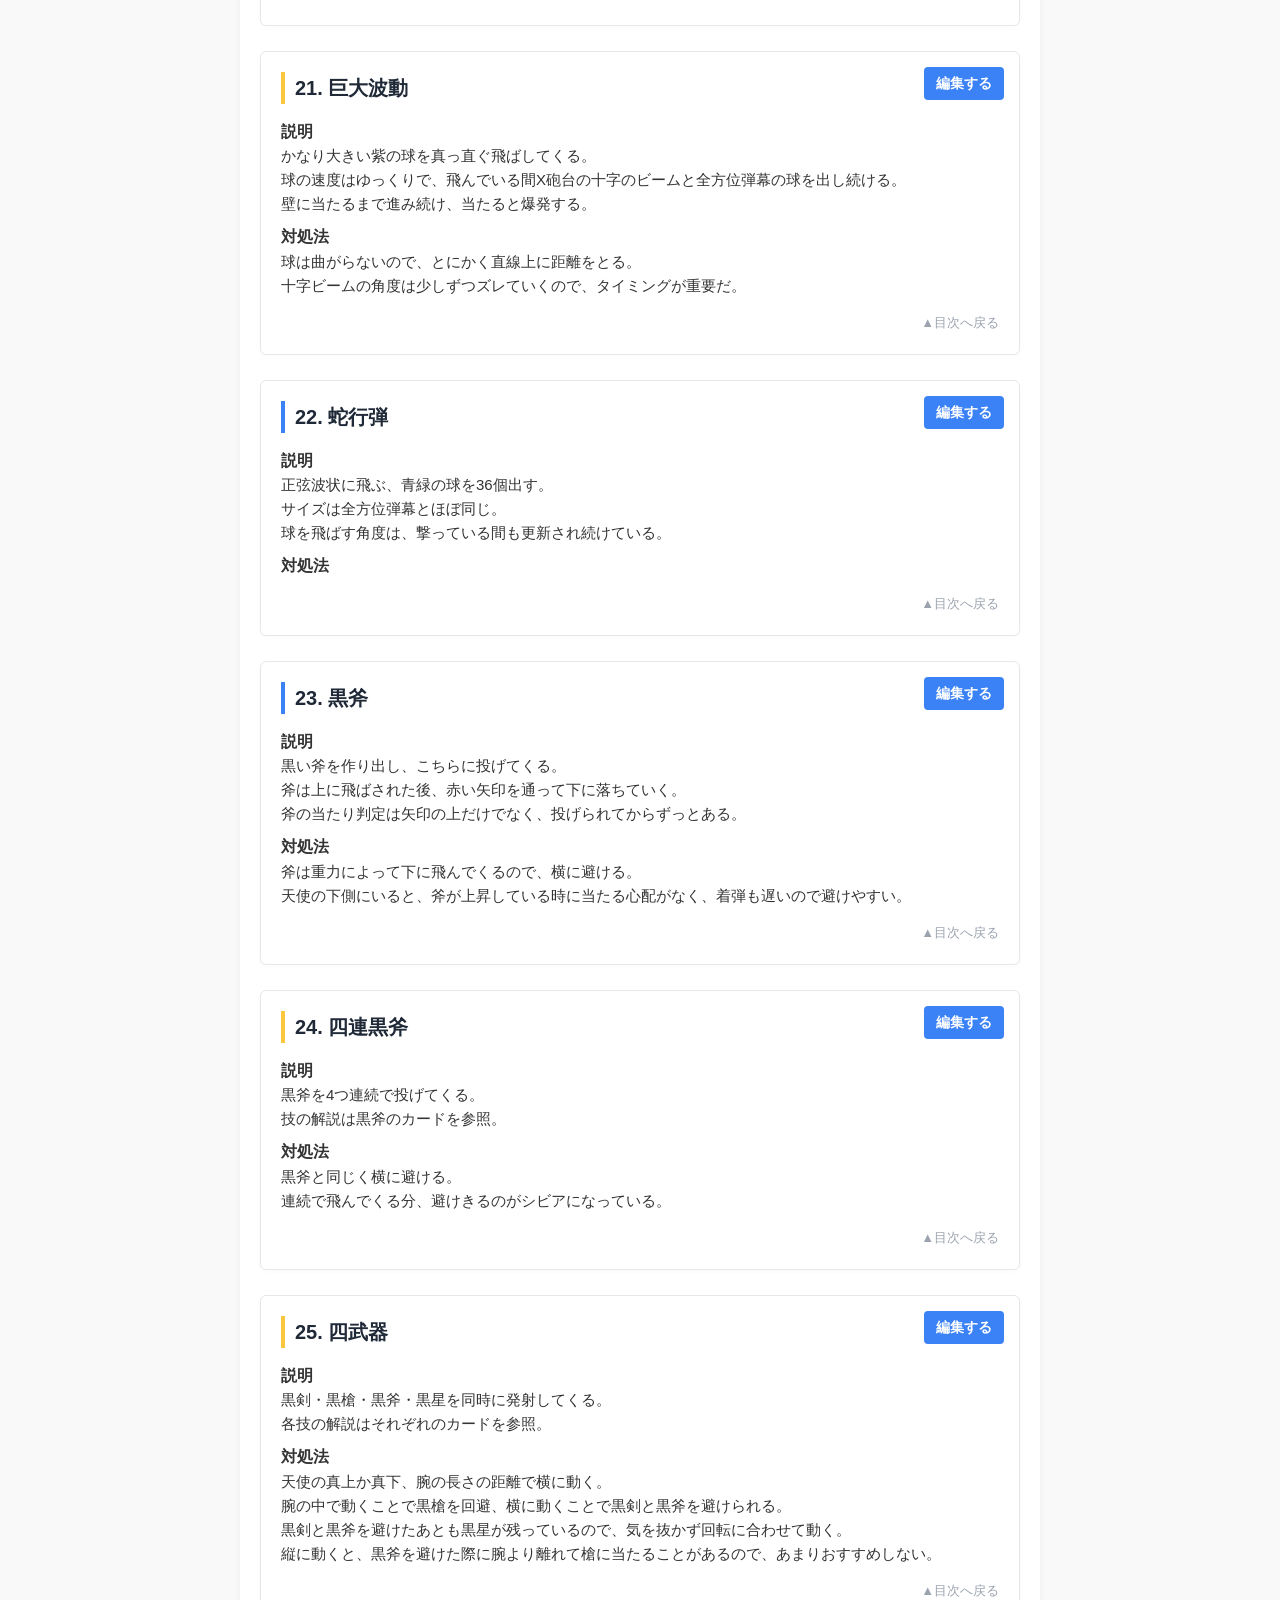
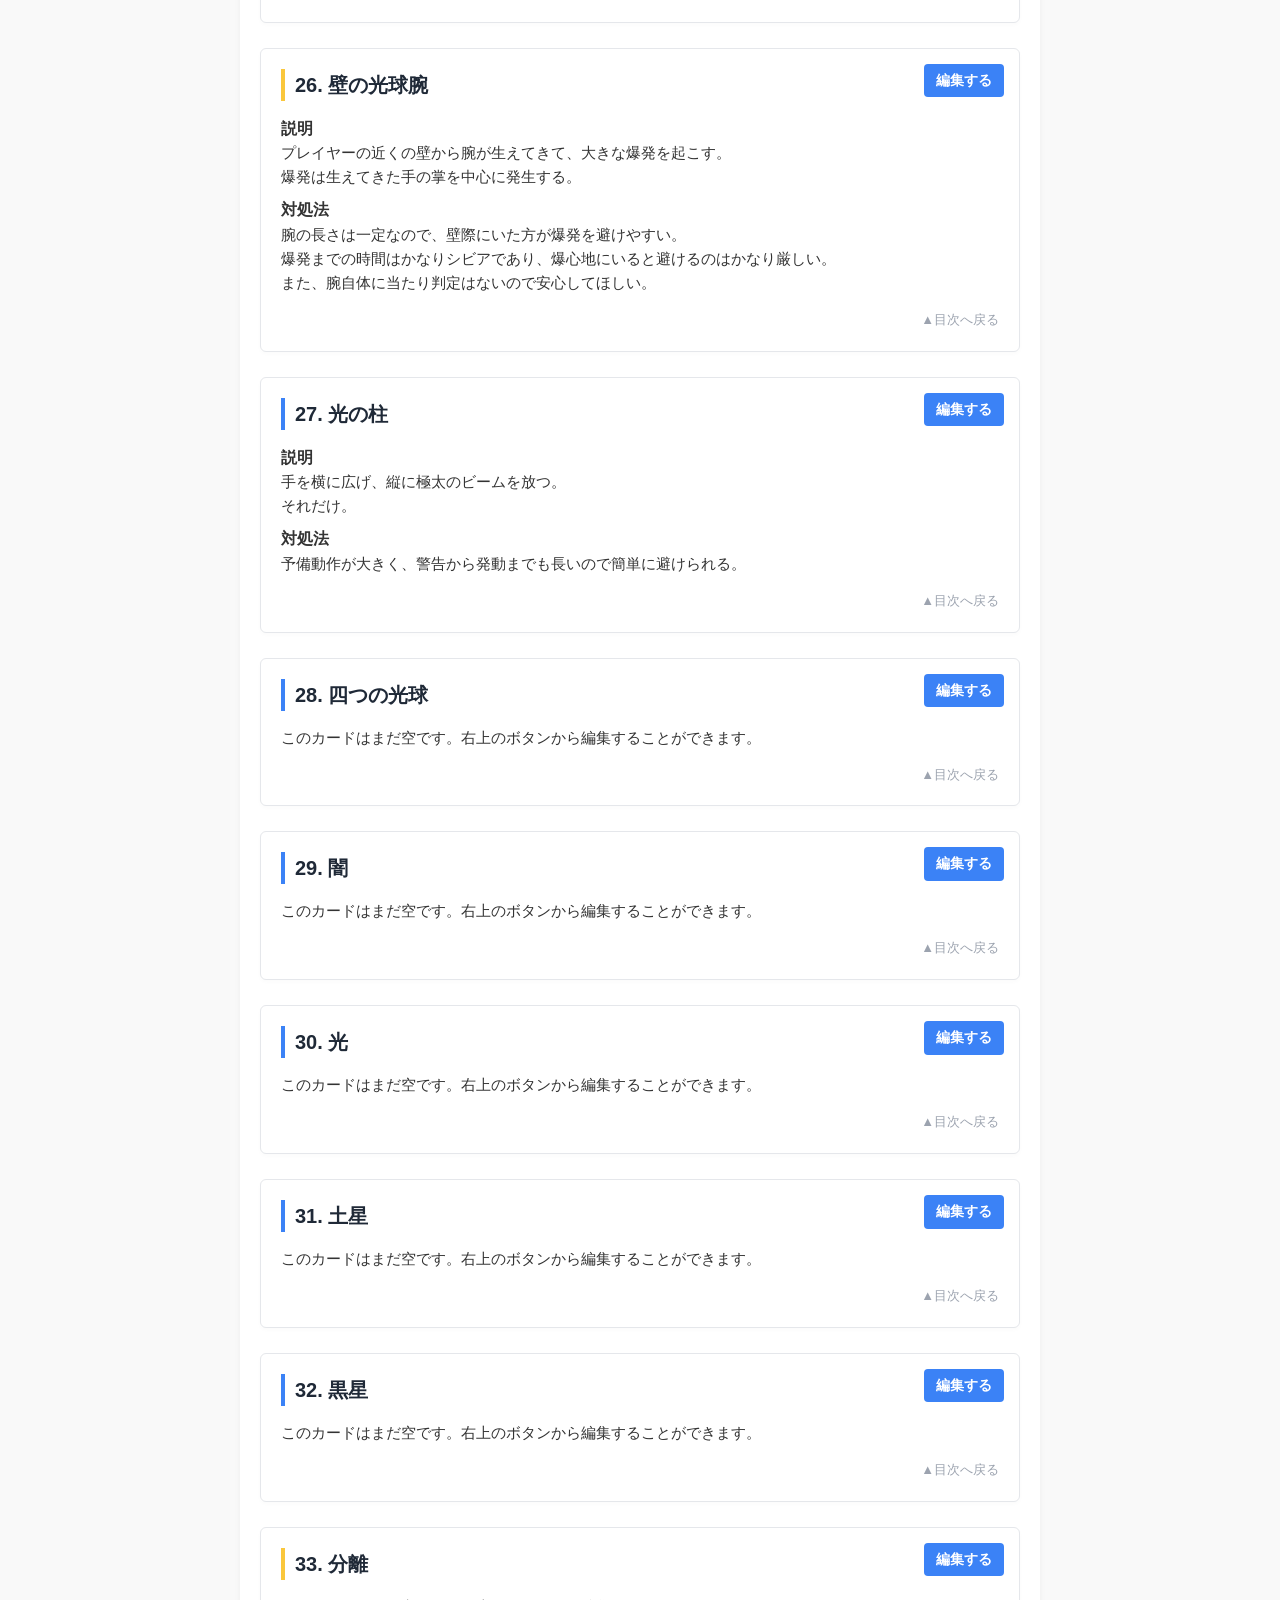
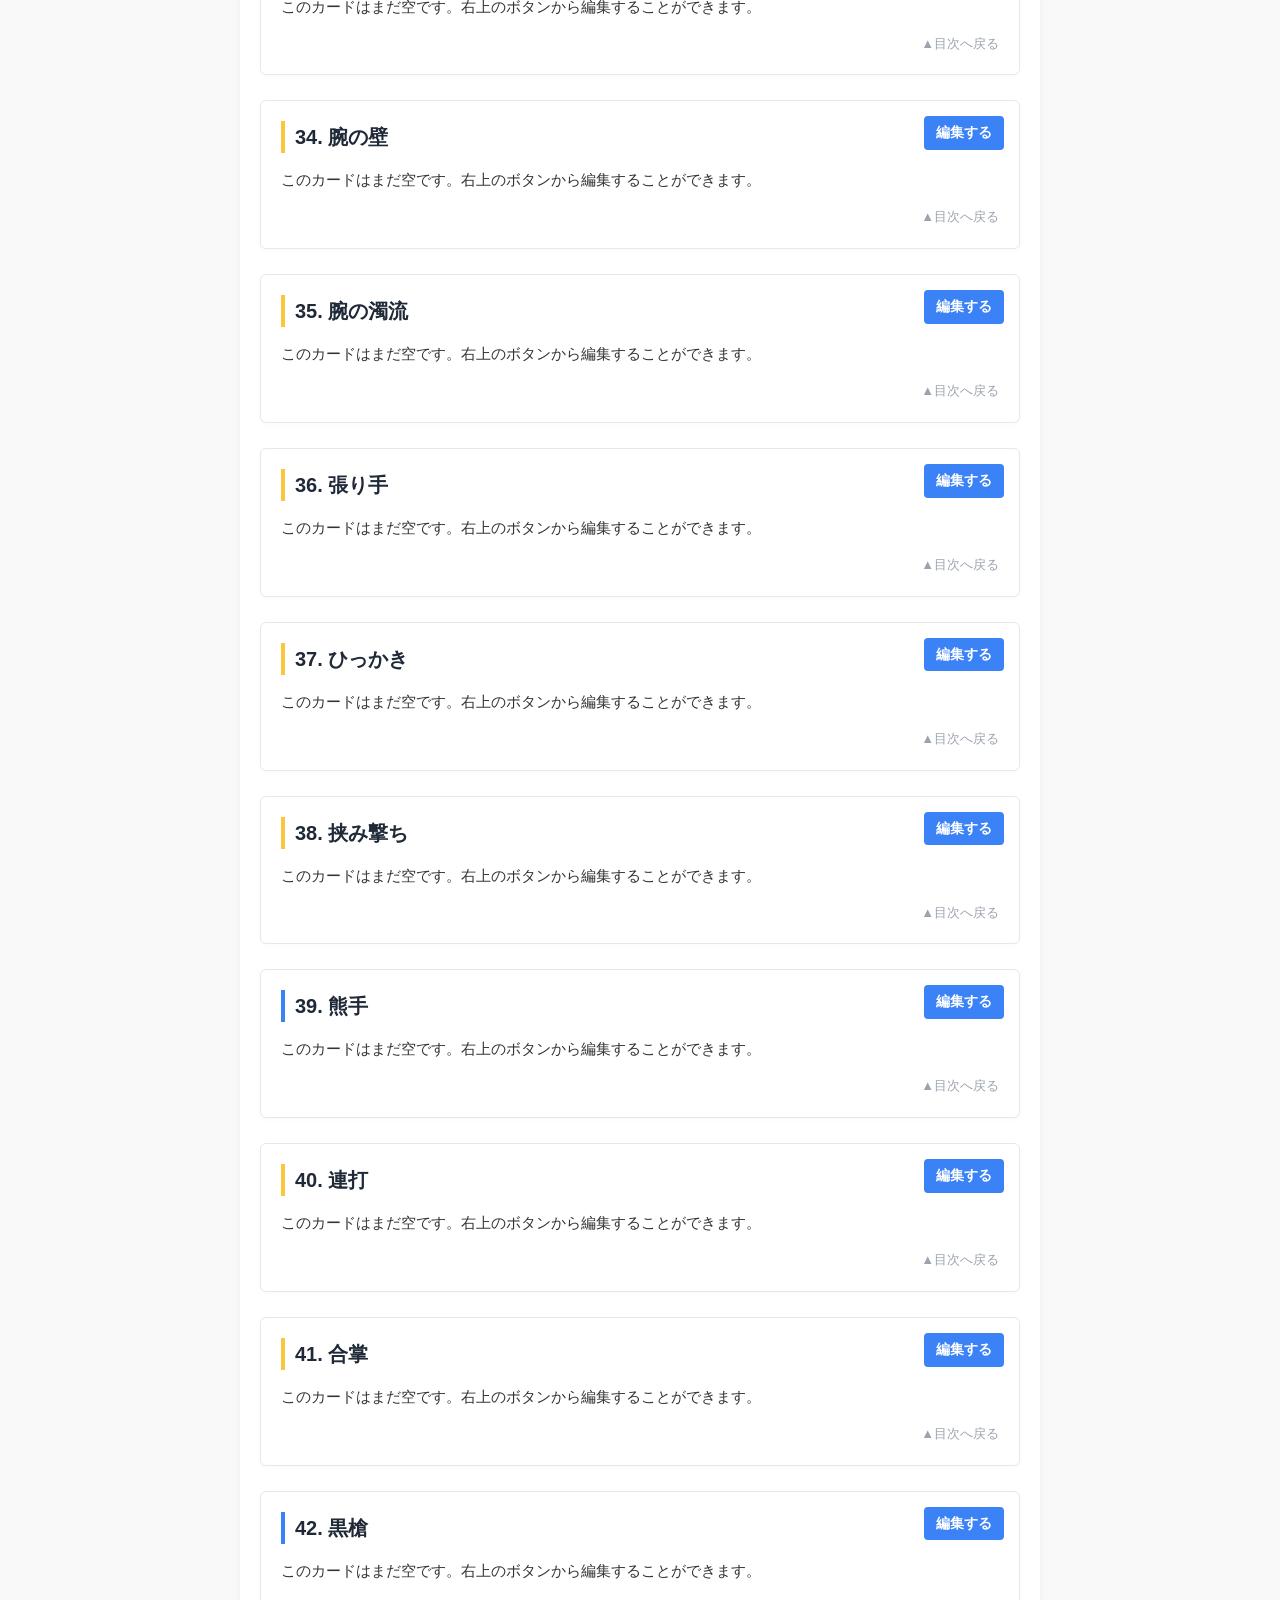
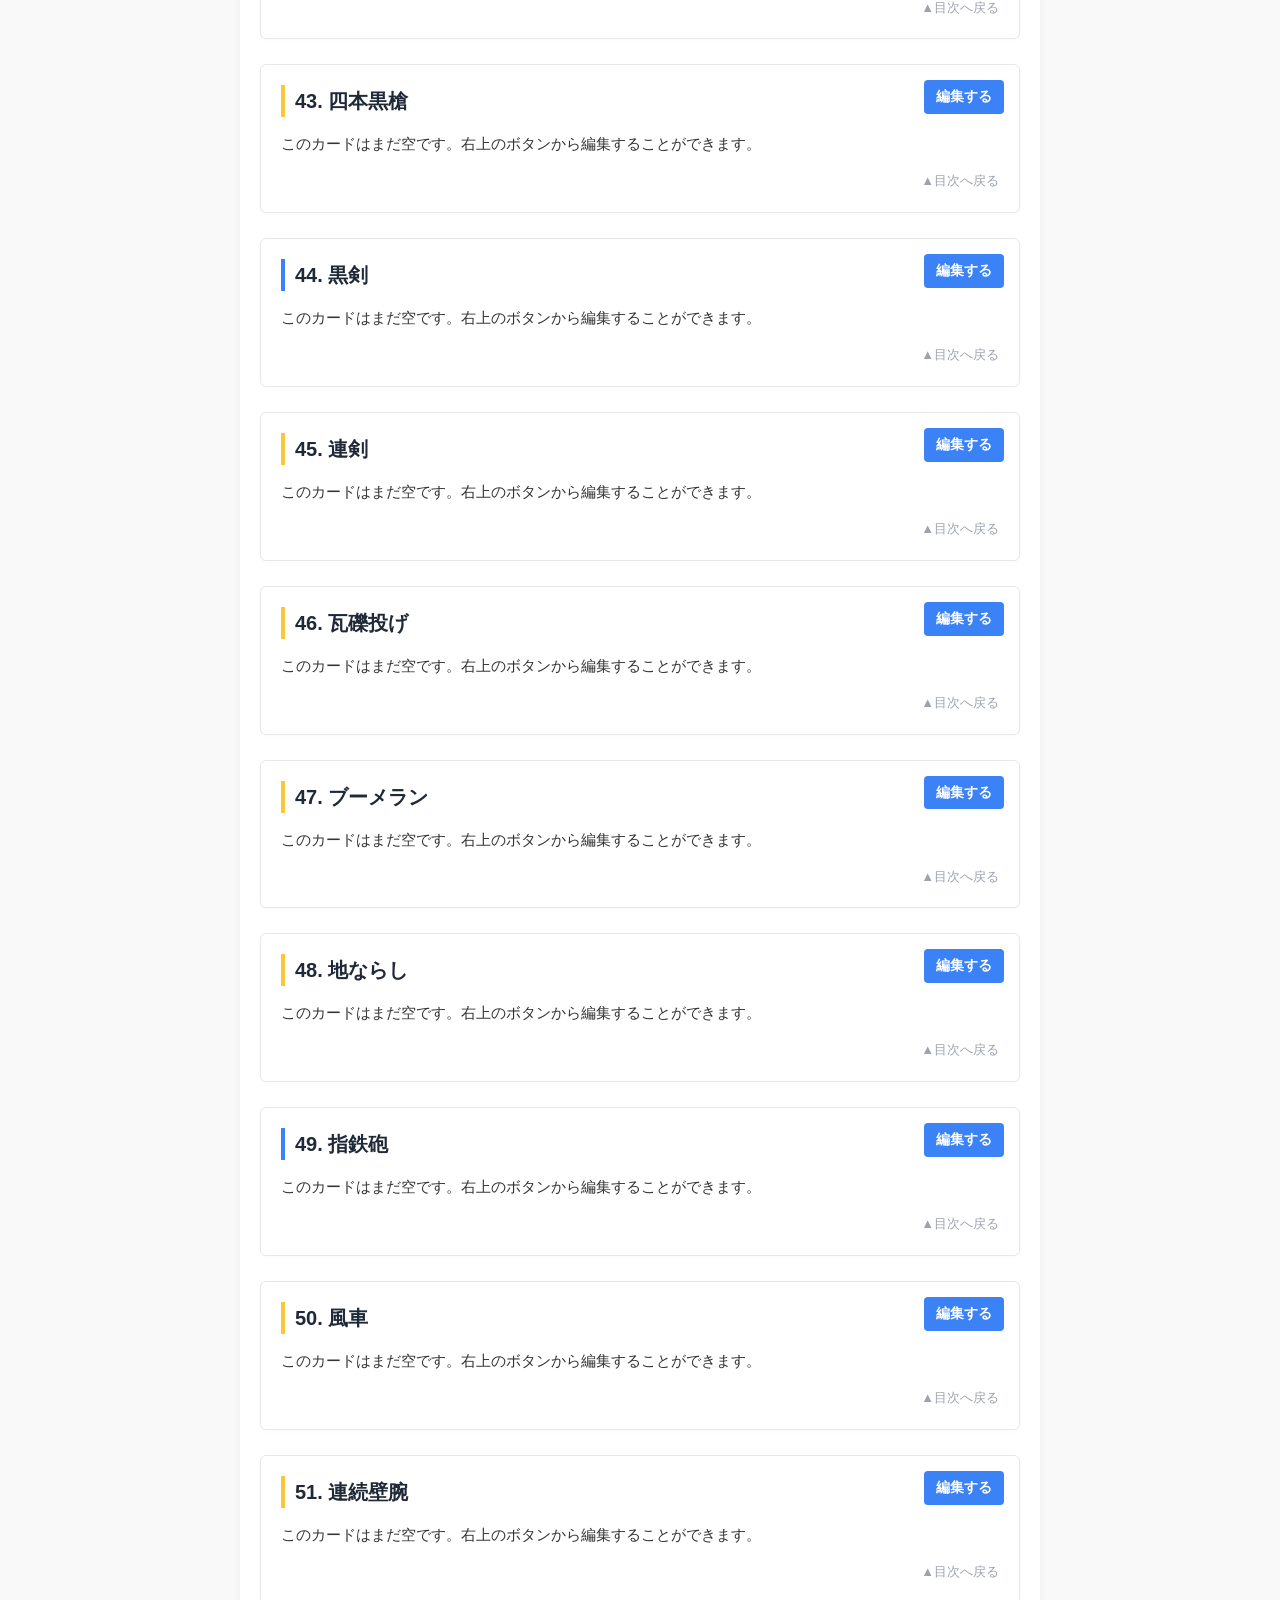
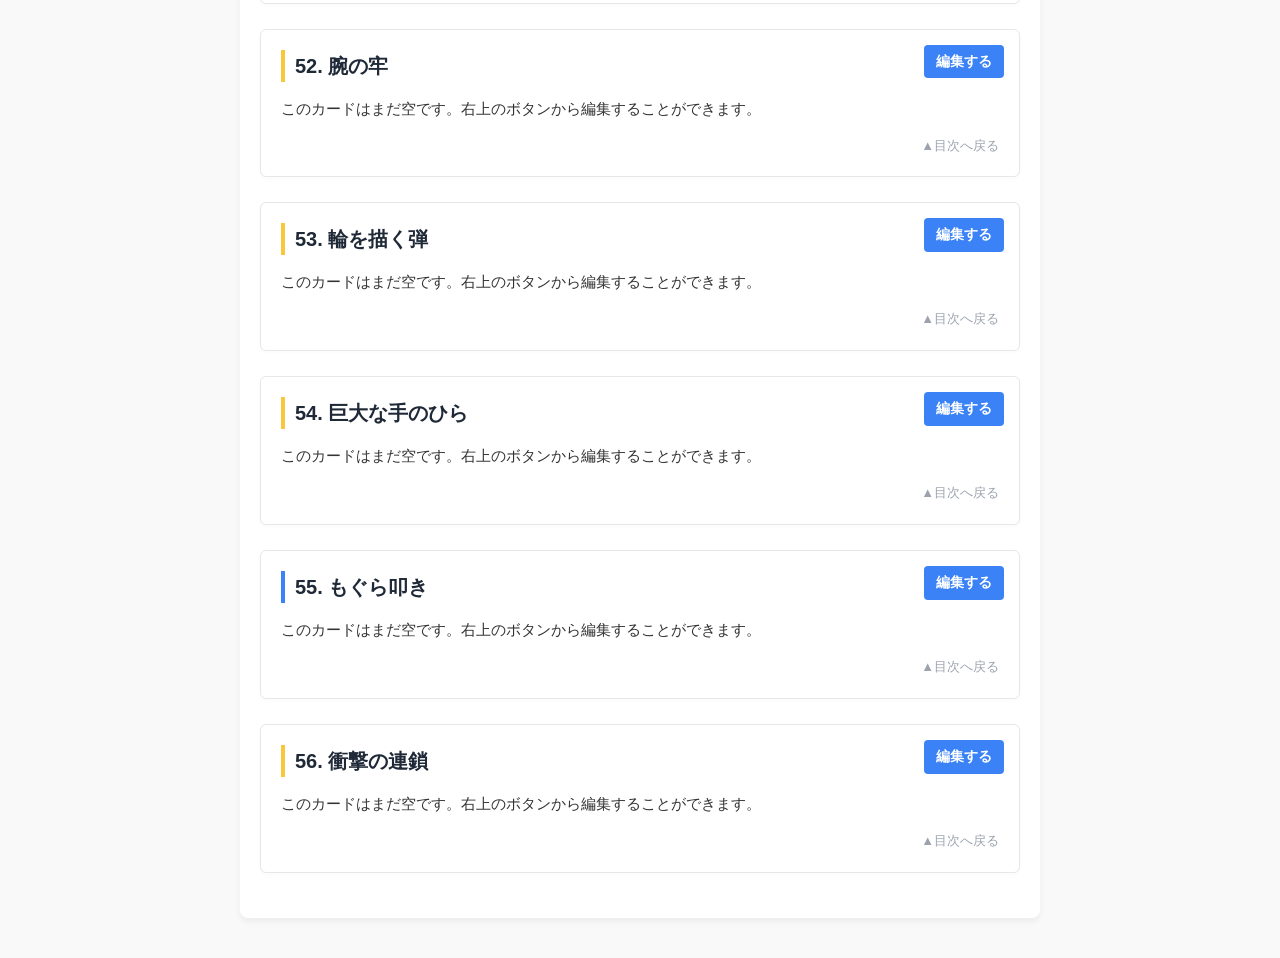
<file: boss_engel.html>
<!DOCTYPE html>
<html lang="ja">

<head>
    <meta charset="UTF-8">
    <meta name="viewport" content="width=device-width, initial-scale=1.0">
    <title>天使の調伏-ゾミウィキ@ゾミカスダンジョン攻略wiki</title>
    <!-- cssファイル読み込み -->
    <link rel="stylesheet" href="style.css">
</head>

<body>

    <!-- ヘッダー -->
    <header class="site-header">
        <div class="header-container">
            <a href="index.html" class="logo">ゾミウィキ</a>

            <!-- ハンバーガーボタン -->
            <button class="hamburger" id="js-hamburger">
                <span></span>
                <span></span>
                <span></span>
            </button>

            <!-- ナビゲーションメニュー -->
            <nav class="nav-menu" id="js-nav-menu">
                <ul>
                    <!-- メニューの各リンク先 -->
                    <li><a href="index.html">ホーム</a></li>
                    <li><a href="strategy.html">ダンジョン攻略</a></li>
                    <li><a href="weapon.html">ブキ一覧</a></li>
                    <li><a href="enemy_dictionary.html">ザコ敵図鑑</a></li>
                    <li><a href="boss_dictionary.html">ボス図鑑</a></li>
                    <li><a href="proposal.html">ウィキ編集</a></li>
                </ul>
            </nav>
        </div>
    </header>

    <!-- メインコンテンツ -->
    <main class="main-content">
        <!-- ページタイトル -->
        <section class="boss_dic-top" style="margin-bottom: 30px;">
            <h1>天使の調伏</h1>
            <p>天使は降魔術Lv.8から調伏できるようになる敵である。<br>
                通常のダンジョンに出てくることはない。<br>
                天使の攻撃は強いものばかりで、初見で調伏するのはほぼ不可能だ。<br>
                攻撃のパターンと避け方を覚え、ぜひ称号の獲得を目指してほしい。</p>
        </section>

        <!-- リンク一覧 -->
        <section id="anchor" class="section-anchor" style="margin-bottom: 50px;">
            <h2>目次 (クリックでスクロール)</h2>
            <ul>
                <li><a href="#a1">壁から腕</a></li>
                <li><a href="#a2">波動弾</a></li>
                <li><a href="#a3">全方位弾幕</a></li>
                <li><a href="#a4">螺旋弾</a></li>
                <li><a href="#a5">薙ぎ払い</a></li>
                <li><a href="#a6">叩きつけ</a></li>
                <li><a href="#a7">床爆撃</a></li>
                <li><a href="#a8">追尾光球</a></li>
                <li><a href="#a9">格子レーザー</a></li>
                <li><a href="#a10">回転X砲台</a></li>
                <li><a href="#a11">櫛の腕</a></li>
                <li><a href="#a12">弾の壁</a></li>
                <li><a href="#a13">突進</a></li>
                <li><a href="#a14">扇撃ち</a></li>
                <li><a href="#a15">瞬間移動散弾</a></li>
                <li><a href="#a16">殴り飛ばし</a></li>
                <li><a href="#a17">反射弾</a></li>
                <li><a href="#a18">足跡の爆弾</a></li>
                <li><a href="#a19">重力</a></li>
                <li><a href="#a20">狙撃</a></li>
                <li><a href="#a21">巨大波動</a></li>
                <li><a href="#a22">蛇行弾</a></li>
                <li><a href="#a23">黒斧</a></li>
                <li><a href="#a24">四連黒斧</a></li>
                <li><a href="#a25">四武器</a></li>
            </ul>
        </section>

        <!-- 詳細説明 -->
        <section class="section-details">
            <h2>基本情報</h2>
            <h4>色</h4>
            <p>第一形態：薄橙<br>
                第二形態：白</p>
            <h4>見た目</h4>
            <p>大きめの丸に腕が4本生えており、第三形態になるとさらに4本増える。<br>
                <s>天使って見た目ではない。</s>
            </p>
            <p>この腕は制作者の実写らしい。素晴らしい開発者精神だ。</p>

            <!-- 技ごとに分割 -->
            <h2>攻撃パターン</h2>
            <p>なんと全56種。解説の都合上、各攻撃に番号を振った。<br>
                オレンジの技は第二形態以降でのみ出る(ただし、開幕ルーティンを除く)。</p>
            <article id="a1" class="section-card">
                <a href="proposal.html?area=天使" class="card-btn-topright">編集する</a>
                <h3>1. 壁から腕</h3>
                <div class="section-info">
                    <h4>説明</h4>
                    <p>プレイヤーに近い位置の壁から腕が生えてくる。<br>
                        生えてきた後もしばらく残っているが、一度掴まれると消える。</p>
                    <p>この腕に触れると、腕の方向に真っ直ぐ吹っ飛ばされる。<br>
                        このとき飛ばされる方向に天使がいると、接触により一確というコンボをくらう。</p>
                    <h4>対処法</h4>
                    <p>腕の長さは限られているので、ステージの中央にいれば無論当たらない。<br>
                        警告が出てから動き出しても割と避けられる。<br>
                        天使から逃げているときに、ミスでぶつからないように注意すれば十分だ。</p>
                </div>
                <div class="back-to-top"><a href="#anchor">▲目次へ戻る</a></div>
            </article>
            <article id="a2" class="section-card">
                <a href="proposal.html?area=天使" class="card-btn-topright">編集する</a>
                <h3>2. 波動弾</h3>
                <div class="section-info">
                    <h4>説明</h4>
                    <p>手にエネルギーを溜め、大きめの球にして1~2個飛ばしてくる。<br>
                        球は着弾すると爆発するオレンジのものと、途中で破裂して十字にビームを出す青の2種類がある。<br>
                        どちらが出てくるかはランダム。</p>
                    <h4>対処法</h4>
                    <p>どちらも動き続けていれば躱せる。<br>
                        青はプレイヤーの真上か真横にくると破裂してビームを出してくるので注意。<br>
                        青は壁に当たると消える。</p>
                </div>
                <div class="back-to-top"><a href="#anchor">▲目次へ戻る</a></div>
            </article>
            <article id="a3" class="section-card orange">
                <a href="proposal.html?area=天使" class="card-btn-topright">編集する</a>
                <h3>3. 全方位弾幕</h3>
                <div class="section-info">
                    <h4>説明</h4>
                    <p>360度に20個のオレンジの小さめの球を4回飛ばす。<br>
                        球は毎回ズレているので、隙間になる部分も毎回異なる。</p>
                    <h4>対処法</h4>
                    <p>球の数が多いとはいえ、隙間は大きいのでそこに入れば良い。<br>
                        天使から遠いほうが隙間が大きくなり避けやすい。</p>
                </div>
                <div class="back-to-top"><a href="#anchor">▲目次へ戻る</a></div>
            </article>
            <article id="a4" class="section-card orange">
                <a href="proposal.html?area=天使" class="card-btn-topright">編集する</a>
                <h3>4. 螺旋弾</h3>
                <div class="section-info">
                    <h4>説明</h4>
                    <p>天使の手を中心に、螺旋を描くように全方位弾幕と同じ球をたくさん飛ばしてくる。<br>
                        途中で螺旋の向きが逆になる。</p>
                    <h4>対処法</h4>
                    <p>球ごとに発射された時間が違う分、全方位弾幕より隙間が狭い(気がする)。<br>
                        かなり距離をとって避けるようにしたい。</p>
                </div>
                <div class="back-to-top"><a href="#anchor">▲目次へ戻る</a></div>
            </article>
            <article id="a5" class="section-card">
                <a href="proposal.html?area=天使" class="card-btn-topright">編集する</a>
                <h3>5. 薙ぎ払い</h3>
                <div class="section-info">
                    <h4>説明</h4>
                    <p>ゆっくりと角度を変える太めのビームを2回撃ってくる。<br>
                        1本目が終わる前に2本目を撃ち始める。</p>
                    <h4>対処法</h4>
                    <p>回転がそこまで速くないので動き続けていれば避けられる。<br>
                        少しの移動で避けることができるので、天使に近いほうが良い。</p>
                </div>
                <div class="back-to-top"><a href="#anchor">▲目次へ戻る</a></div>
            </article>
            <article id="a6" class="section-card orange">
                <a href="proposal.html?area=天使" class="card-btn-topright">編集する</a>
                <h3>6. 叩きつけ</h3>
                <div class="section-info">
                    <h4>説明</h4>
                    <p>地団駄を踏むような動きをして、ランドルト環状のウェーブを3回飛ばしてくる。<br>
                        切れ目の位置は毎回ズレている。</p>
                    <h4>対処法</h4>
                    <p>攻撃が始まる前から立ち止まっているだけで避けられる。<br>
                        切れ目はズレるが、ギリギリ当たらない。<br>
                        ただ予備動作が少なく判別しづらいので注意。</p>
                </div>
                <div class="back-to-top"><a href="#anchor">▲目次へ戻る</a></div>
            </article>
            <article id="a7" class="section-card orange">
                <a href="proposal.html?area=天使" class="card-btn-topright">編集する</a>
                <h3>7. 床爆撃</h3>
                <div class="section-info">
                    <h4>説明</h4>
                    <p>プレイヤーの近くに大きめの爆発を14回起こす。<br>
                        警告のゲージがMAXになると爆発するので、それまでは範囲内にいても大丈夫だ。</p>
                    <h4>対処法</h4>
                    <p>爆発はある程度ランダムな位置に起こるので、避けれない時もある。<br>
                        ひたすら円が無いところに走るしかない。</p>
                </div>
                <div class="back-to-top"><a href="#anchor">▲目次へ戻る</a></div>
            </article>
            <article id="a8" class="section-card orange">
                <a href="proposal.html?area=天使" class="card-btn-topright">編集する</a>
                <h3>8. 追尾光球</h3>
                <div class="section-info">
                    <h4>説明</h4>
                    <p>紫の大きめの球を3つ飛ばしてくる。<br>
                        この球はホーミングしてきて、しばらくすると自動で爆発する。</p>
                    <h4>対処法</h4>
                    <p>かなり球のスピードが速いので、ステージを大回りするようにして逃げる。<br>
                        十分な距離をとっていないと、最後の爆発に巻き込まれる。</p>
                </div>
                <div class="back-to-top"><a href="#anchor">▲目次へ戻る</a></div>
            </article>
            <article id="a9" class="section-card">
                <a href="proposal.html?area=天使" class="card-btn-topright">編集する</a>
                <h3>9. 格子レーザー</h3>
                <div class="section-info">
                    <h4>説明</h4>
                    <p>縦方向のビームを4本、横方向のビームを3本、順に飛ばしてくる。<br>
                        ビームは継続時間こそ短いものの、かなり太い。</p>
                    <h4>対処法</h4>
                    <p>本数としては少なく間隔が大きいので、余裕をもってビームの間に入れる。<br>
                        警告よりもビームが太い点には注意。</p>
                </div>
                <div class="back-to-top"><a href="#anchor">▲目次へ戻る</a></div>
            </article>
            <article id="a10" class="section-card orange">
                <a href="proposal.html?area=天使" class="card-btn-topright">編集する</a>
                <h3>10. 回転X砲台</h3>
                <div class="section-info">
                    <h4>説明</h4>
                    <p>十字状に回転しながらビームを発射する砲台を2個設置する。<br>
                        1つはプレイヤーの近くに、もう1つは少し遠くに設置される。</p>
                    <h4>対処法</h4>
                    <p>なるべく砲台に近づいて一緒に回転する。<br>
                        しかし2つの砲台は回転方向が異なるので、しばしば絶対に避けられない状況になる。<br>
                        神に祈るしかない。</p>
                </div>
                <div class="back-to-top"><a href="#anchor">▲目次へ戻る</a></div>
            </article>
            <article id="a11" class="section-card">
                <a href="proposal.html?area=天使" class="card-btn-topright">編集する</a>
                <h3>11. 櫛の腕</h3>
                <div class="section-info">
                    <h4>説明</h4>
                    <p>左右の壁から、一定間隔で腕が5本生えてくる。<br>
                        この腕は割とすぐに消える。<br>
                        さらに、ステージ中央で5回爆発が起こる。</p>
                    <h4>対処法</h4>
                    <p>爆発はランダムな位置で起こるので、狙って避けるのは難しい。<br>
                        腕の間隔がかなり広いのでその間に入るのが良いだろう。<br>
                        多少壁際に追い詰められるので、腕が消えたらすぐに中央に戻りたい。</p>
                </div>
                <div class="back-to-top"><a href="#anchor">▲目次へ戻る</a></div>
            </article>
            <article id="a12" class="section-card orange">
                <a href="proposal.html?area=天使" class="card-btn-topright">編集する</a>
                <h3>12. 弾の壁</h3>
                <div class="section-info">
                    <h4>説明</h4>
                    <p>全方位弾幕と同じオレンジの球を上から下に3回、左から右に飛ばしてくる。<br>
                        縦のときは左右2箇所に、横のときは中央に隙間が空いている。</p>
                    <h4>対処法</h4>
                    <p>隙間までの距離がかなり遠く弾速も遅くないので、始めから隙間に寄っていないとほぼ当たる。<br>
                        縦の隙間は中央・右寄り・左寄りで固定なので、一発被弾を覚悟すれば残りは避けられる。</p>
                </div>
                <div class="back-to-top"><a href="#anchor">▲目次へ戻る</a></div>
            </article>
            <article id="a13" class="section-card">
                <a href="proposal.html?area=天使" class="card-btn-topright">編集する</a>
                <h3>13. 突進</h3>
                <div class="section-info">
                    <h4>説明</h4>
                    <p>プレイヤーに狙いを定めて、勢いよく突っ込んでくる。<br>
                        壁にぶつかると衝撃で画面が揺れ、全方位弾幕を1回飛ばす。<br>
                        まれに壁にめり込んで動けなくなる。</p>
                    <h4>対処法</h4>
                    <p>横に動き続けていれば普通に躱せる。<br>
                        壁が凹んだところに引っ掛けると、ほぼ無力化できる。</p>
                </div>
                <div class="back-to-top"><a href="#anchor">▲目次へ戻る</a></div>
            </article>
            <article id="a14" class="section-card orange">
                <a href="proposal.html?area=天使" class="card-btn-topright">編集する</a>
                <h3>14. 扇撃ち</h3>
                <div class="section-info">
                    <h4>説明</h4>
                    <p>全方位弾幕と同じ球8個を3回、角度をつけて飛ばしてくる。<br>
                        始めは広角だが、だんだんと真っ直ぐに球を集中させて飛ばしてくる。<br>
                        このとき、球を飛ばしてくる向きは1回目から変わらない。</p>
                    <h4>対処法</h4>
                    <p>球は腕から真っ直ぐにしか飛ばせないので、腕の中にいると簡単に避けられる。</p>
                </div>
                <div class="back-to-top"><a href="#anchor">▲目次へ戻る</a></div>
            </article>
            <article id="a15" class="section-card orange">
                <a href="proposal.html?area=天使" class="card-btn-topright">編集する</a>
                <h3>15. 瞬間移動散弾</h3>
                <div class="section-info">
                    <h4>説明</h4>
                    <p>ランダムな壁際にワープして全方位弾幕と同じ球を9個投げるのを3回繰り返す。<br>
                        かなり離れた位置にワープし、球も広角である。</p>
                    <h4>対処法</h4>
                    <p>球がバラけているので、隙間も大きくかなり避けやすい。</p>
                </div>
                <div class="back-to-top"><a href="#anchor">▲目次へ戻る</a></div>
            </article>
            <article id="a16" class="section-card orange">
                <a href="proposal.html?area=天使" class="card-btn-topright">編集する</a>
                <h3>16. 殴り飛ばし</h3>
                <div class="section-info">
                    <p>右に大きく飛ばされ、弾幕がはじまる。<br>
                        球は全方位弾幕と同じ。
                        左の壁から十分に離れていないと、発生しない。</p>
                    <h4>対処法</h4>
                    <p>かなり右端でないと避けるのに十分な隙間がない。<br>
                        そのため右手が邪魔になり、物理的に攻撃がしずらい。<br>
                        一発あたる覚悟で突っ込めば、左端は安置だ。<br>
                        第一形態の開幕ルーティンに含まれているが、ステージの左端にいればキャンセルできる。</p>
                </div>
                <div class="back-to-top"><a href="#anchor">▲目次へ戻る</a></div>
            </article>
            <article id="a17" class="section-card">
                <a href="proposal.html?area=天使" class="card-btn-topright">編集する</a>
                <h3>17. 反射弾</h3>
                <div class="section-info">
                    <h4>説明</h4>
                    <p>壁にあたると跳ね返る緑の大きめの球を12個出す。<br>
                        4回壁にあたって跳ね返るか、一定時間が経過するまで消えない。</p>
                    <h4>対処法</h4>
                    <p>弾速は遅めで壁にあたるときれいに反射するので、軌道の予測は簡単。<br>
                        それでもなるべく広い所で避けるようにしたい。</p>
                </div>
                <div class="back-to-top"><a href="#anchor">▲目次へ戻る</a></div>
            </article>
            <article id="a18" class="section-card">
                <a href="proposal.html?area=天使" class="card-btn-topright">編集する</a>
                <h3>18. 足跡の爆弾</h3>
                <div class="section-info">
                    <h4>説明</h4>
                    <p>プレイヤーが立っている所を中心に爆発を9回起こす。<br>
                        常にプレイヤーの場所を中心に爆弾を設置するので振り切ることは出来ない。</p>
                    <h4>対処法</h4>
                    <p>爆発までに十分な時間があるので、折り返さずに動き続けていれば全て避けられる。</p>
                </div>
                <div class="back-to-top"><a href="#anchor">▲目次へ戻る</a></div>
            </article>
            <article id="a19" class="section-card orange">
                <a href="proposal.html?area=天使" class="card-btn-topright">編集する</a>
                <h3>19. 重力</h3>
                <div class="section-info">
                    <p>強い力で天使を中心に引っ張ってくる。<br>
                        引っ張っている最中に全方位弾幕と同じ球を少しずつ飛ばしてくる。<br>
                        吸引が終わると、さらに全方位に球を飛ばしてくる。</p>
                    <h4>対処法</h4>
                    <p>天使と逆に動き続けていれば耐えられるようになっている。<br>
                        終了時の球はかなり速く数も多いので、吸引が終わっても距離をとるようにしたい。</p>
                </div>
                <div class="back-to-top"><a href="#anchor">▲目次へ戻る</a></div>
            </article>
            <article id="a20" class="section-card">
                <a href="proposal.html?area=天使" class="card-btn-topright">編集する</a>
                <h3>20. 狙撃</h3>
                <div class="section-info">
                    <p>薙ぎ払いと同じビームを4回撃ってくる。<br>
                        薙ぎ払いとは違い、常にプレイヤーを狙い続けてくる。<br>
                        また、予備動作と1本あたりの効果時間が短い。</p>
                    <h4>対処法</h4>
                    <p>狙い続けてくるといっても撃つ直前には固定されるので、動き続けていれば良い。<br>
                        ただし、毎回ビームの中心が変わるので動き方も少し変える必要がある。</p>
                </div>
                <div class="back-to-top"><a href="#anchor">▲目次へ戻る</a></div>
            </article>
            <article id="a21" class="section-card orange">
                <a href="proposal.html?area=天使" class="card-btn-topright">編集する</a>
                <h3>21. 巨大波動</h3>
                <div class="section-info">
                    <h4>説明</h4>
                    <p>かなり大きい紫の球を真っ直ぐ飛ばしてくる。<br>
                        球の速度はゆっくりで、飛んでいる間X砲台の十字のビームと全方位弾幕の球を出し続ける。<br>
                        壁に当たるまで進み続け、当たると爆発する。</p>
                    <h4>対処法</h4>
                    <p>球は曲がらないので、とにかく直線上に距離をとる。<br>
                        十字ビームの角度は少しずつズレていくので、タイミングが重要だ。</p>
                </div>
                <div class="back-to-top"><a href="#anchor">▲目次へ戻る</a></div>
            </article>
            <article id="a22" class="section-card">
                <a href="proposal.html?area=天使" class="card-btn-topright">編集する</a>
                <h3>22. 蛇行弾</h3>
                <div class="section-info">
                    <h4>説明</h4>
                    <p>正弦波状に飛ぶ、青緑の球を36個出す。<br>
                        サイズは全方位弾幕とほぼ同じ。<br>
                        球を飛ばす角度は、撃っている間も更新され続けている。</p>
                    <h4>対処法</h4>
                    <p></p>
                </div>
                <div class="back-to-top"><a href="#anchor">▲目次へ戻る</a></div>
            </article>
            <article id="a23" class="section-card">
                <a href="proposal.html?area=天使" class="card-btn-topright">編集する</a>
                <h3>23. 黒斧</h3>
                <div class="section-info">
                    <h4>説明</h4>
                    <p>黒い斧を作り出し、こちらに投げてくる。<br>
                        斧は上に飛ばされた後、赤い矢印を通って下に落ちていく。<br>
                        斧の当たり判定は矢印の上だけでなく、投げられてからずっとある。</p>
                    <h4>対処法</h4>
                    <p>斧は重力によって下に飛んでくるので、横に避ける。<br>
                        天使の下側にいると、斧が上昇している時に当たる心配がなく、着弾も遅いので避けやすい。</p>
                </div>
                <div class="back-to-top"><a href="#anchor">▲目次へ戻る</a></div>
            </article>
            <article id="a24" class="section-card orange">
                <a href="proposal.html?area=天使" class="card-btn-topright">編集する</a>
                <h3>24. 四連黒斧</h3>
                <div class="section-info">
                    <h4>説明</h4>
                    <p>黒斧を4つ連続で投げてくる。<br>
                        技の解説は黒斧のカードを参照。</p>
                    <h4>対処法</h4>
                    <p>黒斧と同じく横に避ける。<br>
                        連続で飛んでくる分、避けきるのがシビアになっている。</p>
                </div>
                <div class="back-to-top"><a href="#anchor">▲目次へ戻る</a></div>
            </article>
            <article id="a25" class="section-card orange">
                <a href="proposal.html?area=天使" class="card-btn-topright">編集する</a>
                <h3>25. 四武器</h3>
                <div class="section-info">
                    <h4>説明</h4>
                    <p>黒剣・黒槍・黒斧・黒星を同時に発射してくる。<br>
                        各技の解説はそれぞれのカードを参照。</p>
                    <h4>対処法</h4>
                    <p>天使の真上か真下、腕の長さの距離で横に動く。<br>
                        腕の中で動くことで黒槍を回避、横に動くことで黒剣と黒斧を避けられる。<br>
                        黒剣と黒斧を避けたあとも黒星が残っているので、気を抜かず回転に合わせて動く。<br>
                        縦に動くと、黒斧を避けた際に腕より離れて槍に当たることがあるので、あまりおすすめしない。</p>
                </div>
                <div class="back-to-top"><a href="#anchor">▲目次へ戻る</a></div>
            </article>
            <article id="a26" class="section-card orange">
                <a href="proposal.html?area=天使" class="card-btn-topright">編集する</a>
                <h3>26. 壁の光球腕</h3>
                <div class="section-info">
                    <h4>説明</h4>
                    <p>プレイヤーの近くの壁から腕が生えてきて、大きな爆発を起こす。<br>
                        爆発は生えてきた手の掌を中心に発生する。</p>
                    <h4>対処法</h4>
                    <p>腕の長さは一定なので、壁際にいた方が爆発を避けやすい。<br>
                        爆発までの時間はかなりシビアであり、爆心地にいると避けるのはかなり厳しい。<br>
                        また、腕自体に当たり判定はないので安心してほしい。</p>
                </div>
                <div class="back-to-top"><a href="#anchor">▲目次へ戻る</a></div>
            </article>
            <article id="a27" class="section-card">
                <a href="proposal.html?area=天使" class="card-btn-topright">編集する</a>
                <h3>27. 光の柱</h3>
                <div class="section-info">
                    <h4>説明</h4>
                    <p>手を横に広げ、縦に極太のビームを放つ。<br>
                        それだけ。</p>
                    <h4>対処法</h4>
                    <p>予備動作が大きく、警告から発動までも長いので簡単に避けられる。</p>
                </div>
                <div class="back-to-top"><a href="#anchor">▲目次へ戻る</a></div>
            </article>
            <article id="a28" class="section-card">
                <a href="proposal.html?area=天使" class="card-btn-topright">編集する</a>
                <h3>28. 四つの光球</h3>
                <div class="section-info">
                    <p>このカードはまだ空です。右上のボタンから編集することができます。</p>
                </div>
                <div class="back-to-top"><a href="#anchor">▲目次へ戻る</a></div>
            </article>
            <article id="a29" class="section-card">
                <a href="proposal.html?area=天使" class="card-btn-topright">編集する</a>
                <h3>29. 闇</h3>
                <div class="section-info">
                    <p>このカードはまだ空です。右上のボタンから編集することができます。</p>
                </div>
                <div class="back-to-top"><a href="#anchor">▲目次へ戻る</a></div>
            </article>
            <article id="a30" class="section-card">
                <a href="proposal.html?area=天使" class="card-btn-topright">編集する</a>
                <h3>30. 光</h3>
                <div class="section-info">
                    <p>このカードはまだ空です。右上のボタンから編集することができます。</p>
                </div>
                <div class="back-to-top"><a href="#anchor">▲目次へ戻る</a></div>
            </article>
            <article id="a31" class="section-card">
                <a href="proposal.html?area=天使" class="card-btn-topright">編集する</a>
                <h3>31. 土星</h3>
                <div class="section-info">
                    <p>このカードはまだ空です。右上のボタンから編集することができます。</p>
                </div>
                <div class="back-to-top"><a href="#anchor">▲目次へ戻る</a></div>
            </article>
            <article id="a32" class="section-card">
                <a href="proposal.html?area=天使" class="card-btn-topright">編集する</a>
                <h3>32. 黒星</h3>
                <div class="section-info">
                    <p>このカードはまだ空です。右上のボタンから編集することができます。</p>
                </div>
                <div class="back-to-top"><a href="#anchor">▲目次へ戻る</a></div>
            </article>
            <article id="a33" class="section-card orange">
                <a href="proposal.html?area=天使" class="card-btn-topright">編集する</a>
                <h3>33. 分離</h3>
                <div class="section-info">
                    <p>このカードはまだ空です。右上のボタンから編集することができます。</p>
                </div>
                <div class="back-to-top"><a href="#anchor">▲目次へ戻る</a></div>
            </article>
            <article id="a34" class="section-card orange">
                <a href="proposal.html?area=天使" class="card-btn-topright">編集する</a>
                <h3>34. 腕の壁</h3>
                <div class="section-info">
                    <p>このカードはまだ空です。右上のボタンから編集することができます。</p>
                </div>
                <div class="back-to-top"><a href="#anchor">▲目次へ戻る</a></div>
            </article>
            <article id="a35" class="section-card orange">
                <a href="proposal.html?area=天使" class="card-btn-topright">編集する</a>
                <h3>35. 腕の濁流</h3>
                <div class="section-info">
                    <p>このカードはまだ空です。右上のボタンから編集することができます。</p>
                </div>
                <div class="back-to-top"><a href="#anchor">▲目次へ戻る</a></div>
            </article>
            <article id="a36" class="section-card orange">
                <a href="proposal.html?area=天使" class="card-btn-topright">編集する</a>
                <h3>36. 張り手</h3>
                <div class="section-info">
                    <p>このカードはまだ空です。右上のボタンから編集することができます。</p>
                </div>
                <div class="back-to-top"><a href="#anchor">▲目次へ戻る</a></div>
            </article>
            <article id="a37" class="section-card orange">
                <a href="proposal.html?area=天使" class="card-btn-topright">編集する</a>
                <h3>37. ひっかき</h3>
                <div class="section-info">
                    <p>このカードはまだ空です。右上のボタンから編集することができます。</p>
                </div>
                <div class="back-to-top"><a href="#anchor">▲目次へ戻る</a></div>
            </article>
            <article id="a38" class="section-card orange">
                <a href="proposal.html?area=天使" class="card-btn-topright">編集する</a>
                <h3>38. 挟み撃ち</h3>
                <div class="section-info">
                    <p>このカードはまだ空です。右上のボタンから編集することができます。</p>
                </div>
                <div class="back-to-top"><a href="#anchor">▲目次へ戻る</a></div>
            </article>
            <article id="a39" class="section-card">
                <a href="proposal.html?area=天使" class="card-btn-topright">編集する</a>
                <h3>39. 熊手</h3>
                <div class="section-info">
                    <p>このカードはまだ空です。右上のボタンから編集することができます。</p>
                </div>
                <div class="back-to-top"><a href="#anchor">▲目次へ戻る</a></div>
            </article>
            <article id="a40" class="section-card orange">
                <a href="proposal.html?area=天使" class="card-btn-topright">編集する</a>
                <h3>40. 連打</h3>
                <div class="section-info">
                    <p>このカードはまだ空です。右上のボタンから編集することができます。</p>
                </div>
                <div class="back-to-top"><a href="#anchor">▲目次へ戻る</a></div>
            </article>
            <article id="a41" class="section-card orange">
                <a href="proposal.html?area=天使" class="card-btn-topright">編集する</a>
                <h3>41. 合掌</h3>
                <div class="section-info">
                    <p>このカードはまだ空です。右上のボタンから編集することができます。</p>
                </div>
                <div class="back-to-top"><a href="#anchor">▲目次へ戻る</a></div>
            </article>
            <article id="a42" class="section-card">
                <a href="proposal.html?area=天使" class="card-btn-topright">編集する</a>
                <h3>42. 黒槍</h3>
                <div class="section-info">
                    <p>このカードはまだ空です。右上のボタンから編集することができます。</p>
                </div>
                <div class="back-to-top"><a href="#anchor">▲目次へ戻る</a></div>
            </article>
            <article id="a43" class="section-card orange">
                <a href="proposal.html?area=天使" class="card-btn-topright">編集する</a>
                <h3>43. 四本黒槍</h3>
                <div class="section-info">
                    <p>このカードはまだ空です。右上のボタンから編集することができます。</p>
                </div>
                <div class="back-to-top"><a href="#anchor">▲目次へ戻る</a></div>
            </article>
            <article id="a44" class="section-card">
                <a href="proposal.html?area=天使" class="card-btn-topright">編集する</a>
                <h3>44. 黒剣</h3>
                <div class="section-info">
                    <p>このカードはまだ空です。右上のボタンから編集することができます。</p>
                </div>
                <div class="back-to-top"><a href="#anchor">▲目次へ戻る</a></div>
            </article>
            <article id="a45" class="section-card orange">
                <a href="proposal.html?area=天使" class="card-btn-topright">編集する</a>
                <h3>45. 連剣</h3>
                <div class="section-info">
                    <p>このカードはまだ空です。右上のボタンから編集することができます。</p>
                </div>
                <div class="back-to-top"><a href="#anchor">▲目次へ戻る</a></div>
            </article>
            <article id="a46" class="section-card orange">
                <a href="proposal.html?area=天使" class="card-btn-topright">編集する</a>
                <h3>46. 瓦礫投げ</h3>
                <div class="section-info">
                    <p>このカードはまだ空です。右上のボタンから編集することができます。</p>
                </div>
                <div class="back-to-top"><a href="#anchor">▲目次へ戻る</a></div>
            </article>
            <article id="a47" class="section-card orange">
                <a href="proposal.html?area=天使" class="card-btn-topright">編集する</a>
                <h3>47. ブーメラン</h3>
                <div class="section-info">
                    <p>このカードはまだ空です。右上のボタンから編集することができます。</p>
                </div>
                <div class="back-to-top"><a href="#anchor">▲目次へ戻る</a></div>
            </article>
            <article id="a48" class="section-card orange">
                <a href="proposal.html?area=天使" class="card-btn-topright">編集する</a>
                <h3>48. 地ならし</h3>
                <div class="section-info">
                    <p>このカードはまだ空です。右上のボタンから編集することができます。</p>
                </div>
                <div class="back-to-top"><a href="#anchor">▲目次へ戻る</a></div>
            </article>
            <article id="a49" class="section-card">
                <a href="proposal.html?area=天使" class="card-btn-topright">編集する</a>
                <h3>49. 指鉄砲</h3>
                <div class="section-info">
                    <p>このカードはまだ空です。右上のボタンから編集することができます。</p>
                </div>
                <div class="back-to-top"><a href="#anchor">▲目次へ戻る</a></div>
            </article>
            <article id="a50" class="section-card orange">
                <a href="proposal.html?area=天使" class="card-btn-topright">編集する</a>
                <h3>50. 風車</h3>
                <div class="section-info">
                    <p>このカードはまだ空です。右上のボタンから編集することができます。</p>
                </div>
                <div class="back-to-top"><a href="#anchor">▲目次へ戻る</a></div>
            </article>
            <article id="a51" class="section-card orange">
                <a href="proposal.html?area=天使" class="card-btn-topright">編集する</a>
                <h3>51. 連続壁腕</h3>
                <div class="section-info">
                    <p>このカードはまだ空です。右上のボタンから編集することができます。</p>
                </div>
                <div class="back-to-top"><a href="#anchor">▲目次へ戻る</a></div>
            </article>
            <article id="a52" class="section-card orange">
                <a href="proposal.html?area=天使" class="card-btn-topright">編集する</a>
                <h3>52. 腕の牢</h3>
                <div class="section-info">
                    <p>このカードはまだ空です。右上のボタンから編集することができます。</p>
                </div>
                <div class="back-to-top"><a href="#anchor">▲目次へ戻る</a></div>
            </article>
            <article id="a53" class="section-card orange">
                <a href="proposal.html?area=天使" class="card-btn-topright">編集する</a>
                <h3>53. 輪を描く弾</h3>
                <div class="section-info">
                    <p>このカードはまだ空です。右上のボタンから編集することができます。</p>
                </div>
                <div class="back-to-top"><a href="#anchor">▲目次へ戻る</a></div>
            </article>
            <article id="a54" class="section-card orange">
                <a href="proposal.html?area=天使" class="card-btn-topright">編集する</a>
                <h3>54. 巨大な手のひら</h3>
                <div class="section-info">
                    <p>このカードはまだ空です。右上のボタンから編集することができます。</p>
                </div>
                <div class="back-to-top"><a href="#anchor">▲目次へ戻る</a></div>
            </article>
            <article id="a55" class="section-card">
                <a href="proposal.html?area=天使" class="card-btn-topright">編集する</a>
                <h3>55. もぐら叩き</h3>
                <div class="section-info">
                    <p>このカードはまだ空です。右上のボタンから編集することができます。</p>
                </div>
                <div class="back-to-top"><a href="#anchor">▲目次へ戻る</a></div>
            </article>
            <article id="a56" class="section-card orange">
                <a href="proposal.html?area=天使" class="card-btn-topright">編集する</a>
                <h3>56. 衝撃の連鎖</h3>
                <div class="section-info">
                    <p>このカードはまだ空です。右上のボタンから編集することができます。</p>
                </div>
                <div class="back-to-top"><a href="#anchor">▲目次へ戻る</a></div>
            </article>
        </section>
    </main>

    <!-- jsファイル読み込み -->
    <script src="script.js"></script>
</body>

</html>
</file>
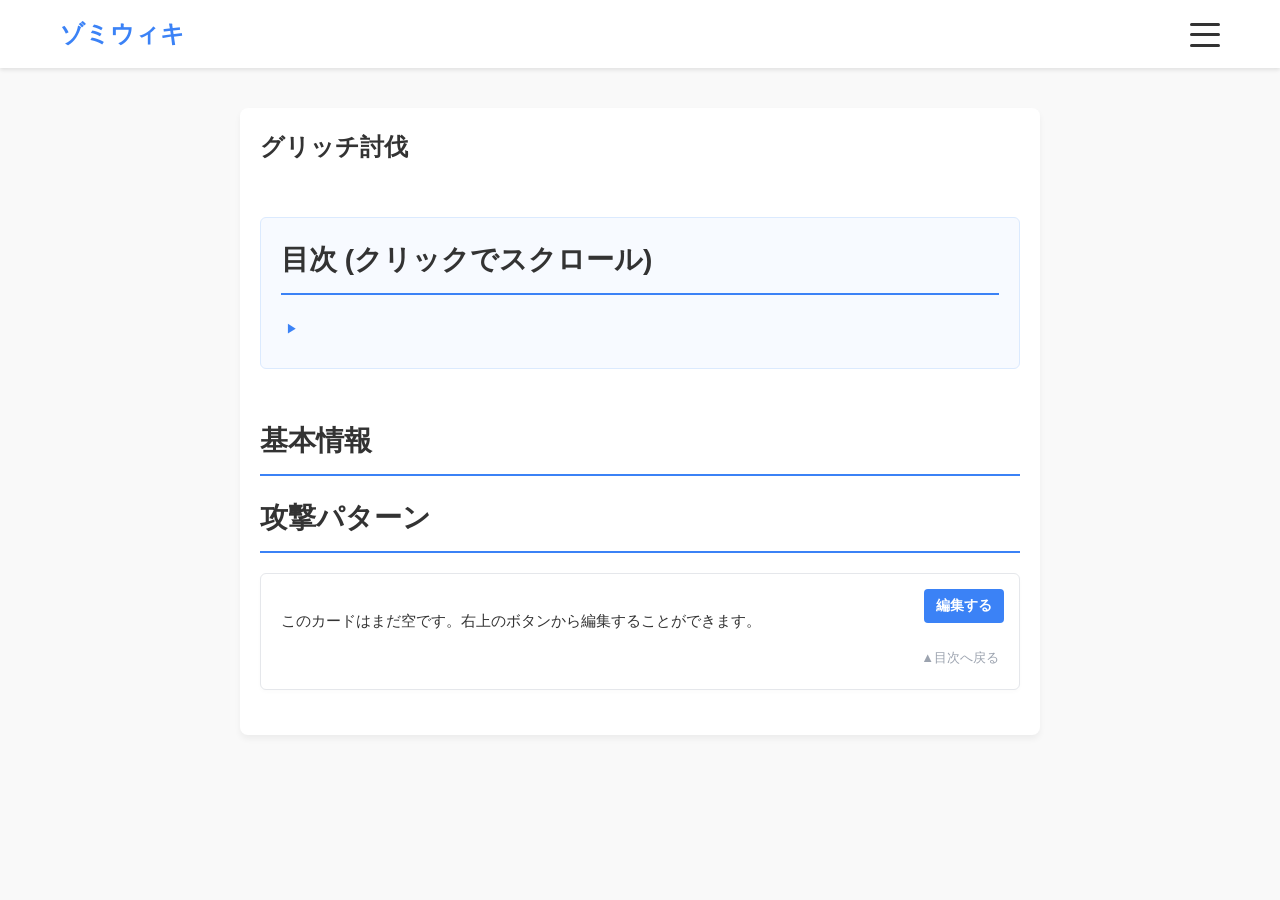
<file: boss_glitch.html>
<!DOCTYPE html>
<html lang="ja">
<head>
    <meta charset="UTF-8">
    <meta name="viewport" content="width=device-width, initial-scale=1.0">
    <title>グリッチ討伐-ゾミウィキ@ゾミカスダンジョン攻略wiki</title>
    <!-- cssファイル読み込み -->
    <link rel="stylesheet" href="style.css">
</head>
<body>

    <!-- ヘッダー -->
    <header class="site-header">
        <div class="header-container">
            <a href="index.html" class="logo">ゾミウィキ</a>
            
            <!-- ハンバーガーボタン -->
            <button class="hamburger" id="js-hamburger">
                <span></span>
                <span></span>
                <span></span>
            </button>

            <!-- ナビゲーションメニュー -->
            <nav class="nav-menu" id="js-nav-menu">
                <ul>
                    <!-- メニューの各リンク先 -->
                    <li><a href="index.html">ホーム</a></li>
                    <li><a href="strategy.html">ダンジョン攻略</a></li>
                    <li><a href="weapon.html">ブキ一覧</a></li>
                    <li><a href="enemy_dictionary.html">ザコ敵図鑑</a></li>
                    <li><a href="boss_dictionary.html">ボス図鑑</a></li>
                    <li><a href="proposal.html">ウィキ編集</a></li>
                </ul>
            </nav>
        </div>
    </header>

    <!-- メインコンテンツ -->
    <main class="main-content">
        <!-- ページタイトル -->
        <section class="boss_dic-top" style="margin-bottom: 50px;">
            <h1>グリッチ討伐</h1>
            <p></p>
        </section>

        <!-- リンク一覧 -->
        <section class="section-anchor" style="margin-bottom: 50px;">
            <h2>目次 (クリックでスクロール)</h2>
            <ul>
                <li><a href="#a1"></a></li>
            </ul>
        </section>

        <!-- 詳細説明 -->
        <section class="section-details">
            <h2>基本情報</h2>
            <p></p>
            
            <!-- 技ごとに分割 -->
            <h2>攻撃パターン</h2>
            <article id="a1" class="section-card">
                <a href="proposal.html?area=天使" class="card-btn-topright">編集する</a>
                <h3></h3>
                <div class="section-info">
                    <p>このカードはまだ空です。右上のボタンから編集することができます。</p>
                </div>
                <div class="back-to-top"><a href="#">▲目次へ戻る</a></div>
            </article>
        </section>
    </main>

    <!-- jsファイル読み込み -->
    <script src="script.js"></script>
</body>
</html>
</file>
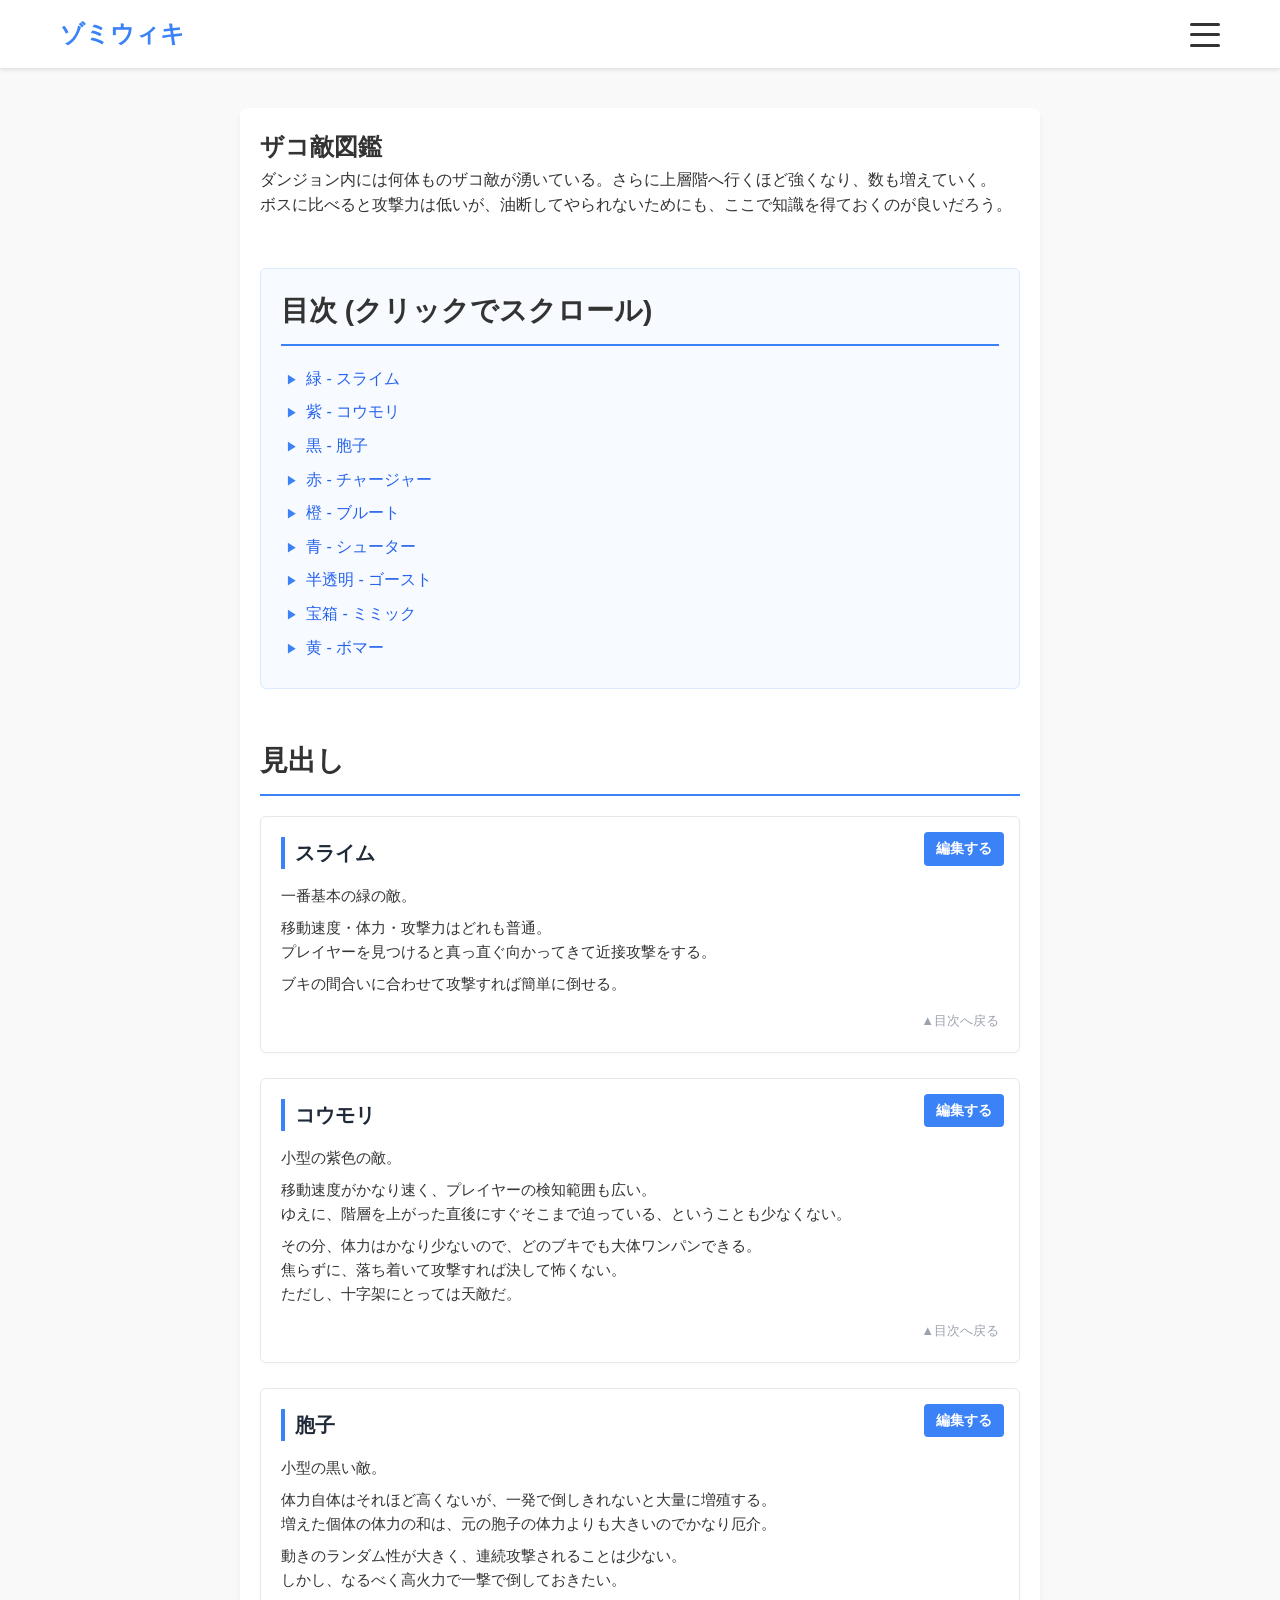
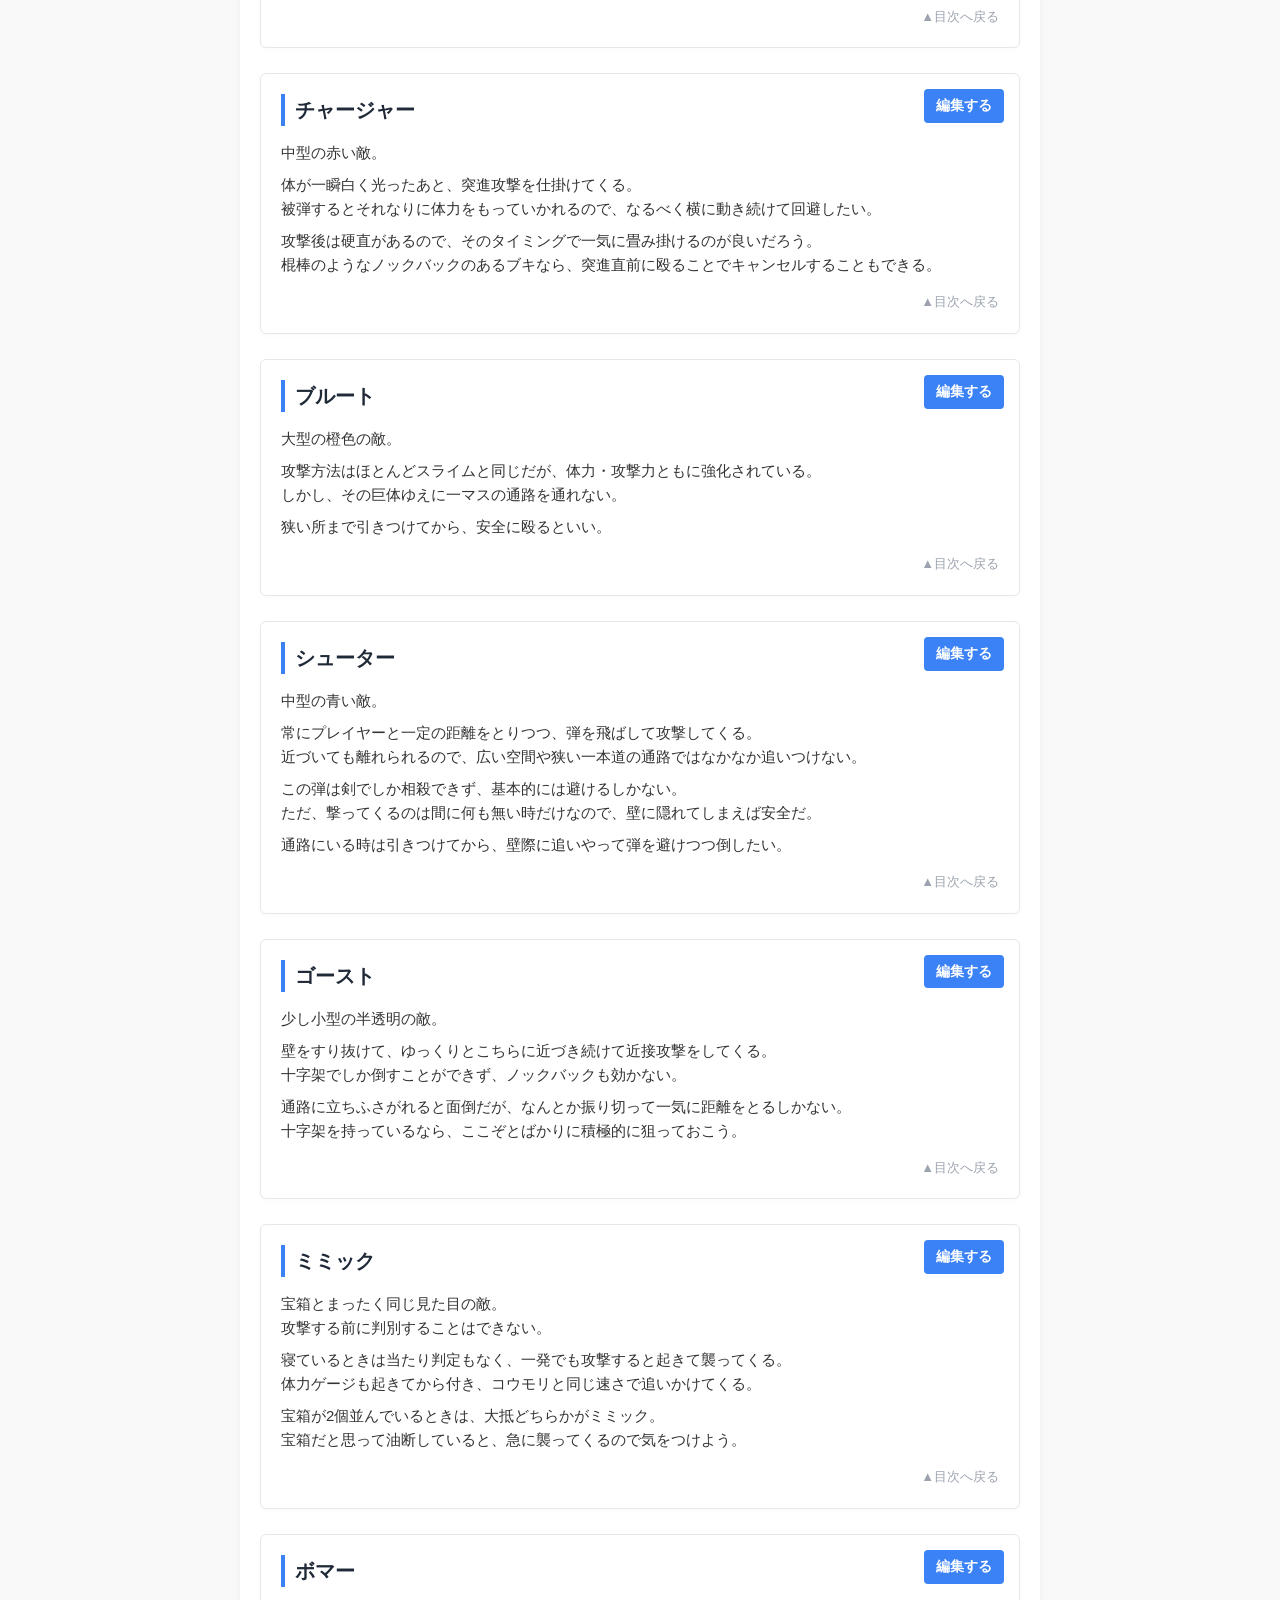
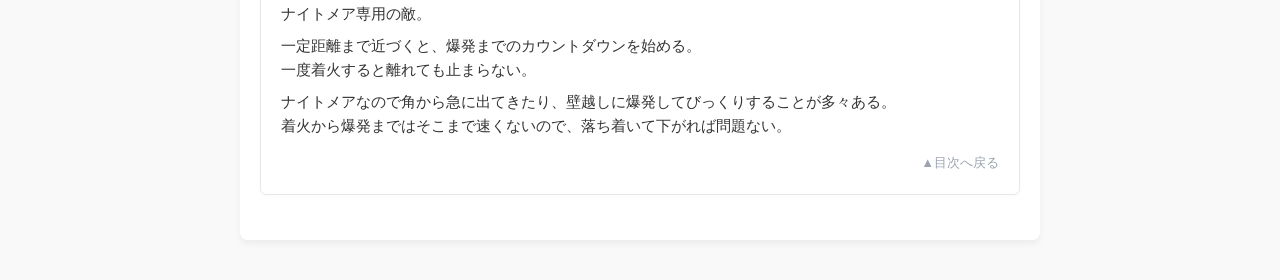
<file: enemy_dictionary.html>
<!DOCTYPE html>
<html lang="ja">
<head>
    <meta charset="UTF-8">
    <meta name="viewport" content="width=device-width, initial-scale=1.0">
    <title>ザコ敵図鑑-ゾミウィキ@ゾミカスダンジョン攻略wiki</title>
    <!-- cssファイル読み込み -->
    <link rel="stylesheet" href="style.css">
</head>
<body>

    <!-- ヘッダー -->
    <header class="site-header">
        <div class="header-container">
            <a href="index.html" class="logo">ゾミウィキ</a>
            
            <!-- ハンバーガーボタン -->
            <button class="hamburger" id="js-hamburger">
                <span></span>
                <span></span>
                <span></span>
            </button>

            <!-- ナビゲーションメニュー -->
            <nav class="nav-menu" id="js-nav-menu">
                <ul>
                    <!-- メニュー各リンク先 -->
                    <li><a href="index.html">ホーム</a></li>
                    <li><a href="strategy.html">ダンジョン攻略</a></li>
                    <li><a href="weapon.html">ブキ一覧</a></li>
                    <li><a href="enemy_dictionary.html">ザコ敵図鑑</a></li>
                    <li><a href="boss_dictionary.html">ボス図鑑</a></li>
                    <li><a href="proposal.html">ウィキ編集</a></li>
                </ul>
            </nav>
        </div>
    </header>

    <!-- メインコンテンツ -->
    <main class="main-content">
        <!-- ページタイトル -->
        <section class="ene_dic-top" style="margin-bottom: 50px;">
            <h1>ザコ敵図鑑</h1>
            <p>ダンジョン内には何体ものザコ敵が湧いている。さらに上層階へ行くほど強くなり、数も増えていく。<br>
               ボスに比べると攻撃力は低いが、油断してやられないためにも、ここで知識を得ておくのが良いだろう。</p>
        </section>

        <!-- リンク一覧 -->
        <section class="section-anchor" style="margin-bottom: 50px;">
            <h2>目次 (クリックでスクロール)</h2>
            <ul>
                <li><a href="#slime">緑 - スライム</a></li>
                <li><a href="#bat">紫 - コウモリ</a></li>
                <li><a href="#spore">黒 - 胞子</a></li>
                <li><a href="#charger">赤 - チャージャー</a></li>
                <li><a href="#brute">橙 - ブルート</a></li>
                <li><a href="#shooter">青 - シューター</a></li>
                <li><a href="#ghost">半透明 - ゴースト</a></li>
                <li><a href="#mimic">宝箱 - ミミック</a></li>
                <li><a href="#bomber">黄 - ボマー</a></li>
            </ul>
        </section>

        <!-- 詳細説明 -->
        <section class="section-details">
            <h2>見出し</h2>
            
            <!-- 敵ごとに分割 -->
            <article id="slime" class="section-card">
                <a href="proposal.html?area=スライム" class="card-btn-topright">編集する</a>
                <h3>スライム</h3>
                <div class="section-info">
                    <p>一番基本の緑の敵。</p>
                    <p>移動速度・体力・攻撃力はどれも普通。<br>
                       プレイヤーを見つけると真っ直ぐ向かってきて近接攻撃をする。</p>
                    <p>ブキの間合いに合わせて攻撃すれば簡単に倒せる。</p>
                </div>
                <div class="back-to-top"><a href="#">▲目次へ戻る</a></div>
            </article>
            <article id="bat" class="section-card">
                <a href="proposal.html?area=コウモリ" class="card-btn-topright">編集する</a>
                <h3>コウモリ</h3>
                <div class="section-info">
                    <p>小型の紫色の敵。</p>
                    <p>移動速度がかなり速く、プレイヤーの検知範囲も広い。<br>
                       ゆえに、階層を上がった直後にすぐそこまで迫っている、ということも少なくない。</p>
                    <p>その分、体力はかなり少ないので、どのブキでも大体ワンパンできる。<br>
                       焦らずに、落ち着いて攻撃すれば決して怖くない。<br>
                       ただし、十字架にとっては天敵だ。</p>
                </div>
                <div class="back-to-top"><a href="#">▲目次へ戻る</a></div>
            </article>
            <article id="spore" class="section-card">
                <a href="proposal.html?area=胞子" class="card-btn-topright">編集する</a>
                <h3>胞子</h3>
                <div class="section-info">
                    <p>小型の黒い敵。</p>
                    <p>体力自体はそれほど高くないが、一発で倒しきれないと大量に増殖する。<br>
                       増えた個体の体力の和は、元の胞子の体力よりも大きいのでかなり厄介。</p>
                    <p>動きのランダム性が大きく、連続攻撃されることは少ない。<br>
                       しかし、なるべく高火力で一撃で倒しておきたい。</p>
                </div>
                <div class="back-to-top"><a href="#">▲目次へ戻る</a></div>
            </article>
            <article id="charger" class="section-card">
                <a href="proposal.html?area=チャージャー" class="card-btn-topright">編集する</a>
                <h3>チャージャー</h3>
                <div class="section-info">
                    <p>中型の赤い敵。</p>
                    <p>体が一瞬白く光ったあと、突進攻撃を仕掛けてくる。<br>
                       被弾するとそれなりに体力をもっていかれるので、なるべく横に動き続けて回避したい。</p>
                    <p>攻撃後は硬直があるので、そのタイミングで一気に畳み掛けるのが良いだろう。<br>
                       棍棒のようなノックバックのあるブキなら、突進直前に殴ることでキャンセルすることもできる。</p>
                </div>
                <div class="back-to-top"><a href="#">▲目次へ戻る</a></div>
            </article>
            <article id="brute" class="section-card">
                <a href="proposal.html?area=ブルート" class="card-btn-topright">編集する</a>
                <h3>ブルート</h3>
                <div class="section-info">
                    <p>大型の橙色の敵。</p>
                    <p>攻撃方法はほとんどスライムと同じだが、体力・攻撃力ともに強化されている。<br>
                       しかし、その巨体ゆえに一マスの通路を通れない。</p>
                    <p>狭い所まで引きつけてから、安全に殴るといい。</p>
                </div>
                <div class="back-to-top"><a href="#">▲目次へ戻る</a></div>
            </article>
            <article id="shooter" class="section-card">
                <a href="proposal.html?area=シューター" class="card-btn-topright">編集する</a>
                <h3>シューター</h3>
                <div class="section-info">
                    <p>中型の青い敵。</p>
                    <p>常にプレイヤーと一定の距離をとりつつ、弾を飛ばして攻撃してくる。<br>
                       近づいても離れられるので、広い空間や狭い一本道の通路ではなかなか追いつけない。</p>
                    <p>この弾は剣でしか相殺できず、基本的には避けるしかない。<br>
                       ただ、撃ってくるのは間に何も無い時だけなので、壁に隠れてしまえば安全だ。</p>
                    <p>通路にいる時は引きつけてから、壁際に追いやって弾を避けつつ倒したい。</p>
                </div>
                <div class="back-to-top"><a href="#">▲目次へ戻る</a></div>
            </article>
            <article id="ghost" class="section-card">
                <a href="proposal.html?area=ゴースト" class="card-btn-topright">編集する</a>
                <h3>ゴースト</h3>
                <div class="section-info">
                    <p>少し小型の半透明の敵。</p>
                    <p>壁をすり抜けて、ゆっくりとこちらに近づき続けて近接攻撃をしてくる。<br>
                       十字架でしか倒すことができず、ノックバックも効かない。</p>
                    <p>通路に立ちふさがれると面倒だが、なんとか振り切って一気に距離をとるしかない。<br>
                       十字架を持っているなら、ここぞとばかりに積極的に狙っておこう。</p>
                </div>
                <div class="back-to-top"><a href="#">▲目次へ戻る</a></div>
            </article>
            <article id="mimic" class="section-card">
                <a href="proposal.html?area=ミミック" class="card-btn-topright">編集する</a>
                <h3>ミミック</h3>
                <div class="section-info">
                    <p>宝箱とまったく同じ見た目の敵。<br>
                       攻撃する前に判別することはできない。</p>
                    <p>寝ているときは当たり判定もなく、一発でも攻撃すると起きて襲ってくる。<br>
                       体力ゲージも起きてから付き、コウモリと同じ速さで追いかけてくる。</p>
                    <p>宝箱が2個並んでいるときは、大抵どちらかがミミック。<br>
                       宝箱だと思って油断していると、急に襲ってくるので気をつけよう。</p>
                </div>
                <div class="back-to-top"><a href="#">▲目次へ戻る</a></div>
            </article>
            <article id="bomber" class="section-card">
                <a href="proposal.html?area=ボマー" class="card-btn-topright">編集する</a>
                <h3>ボマー</h3>
                <div class="section-info">
                    <p>ナイトメア専用の敵。</p>
                    <p>一定距離まで近づくと、爆発までのカウントダウンを始める。<br>
                       一度着火すると離れても止まらない。</p>
                    <p>ナイトメアなので角から急に出てきたり、壁越しに爆発してびっくりすることが多々ある。<br>
                       着火から爆発まではそこまで速くないので、落ち着いて下がれば問題ない。</p>
                </div>
                <div class="back-to-top"><a href="#">▲目次へ戻る</a></div>
            </article>
        </section>
    </main>

    <!-- jsファイル読み込み -->
    <script src="script.js"></script>
</body>
</html>
</file>
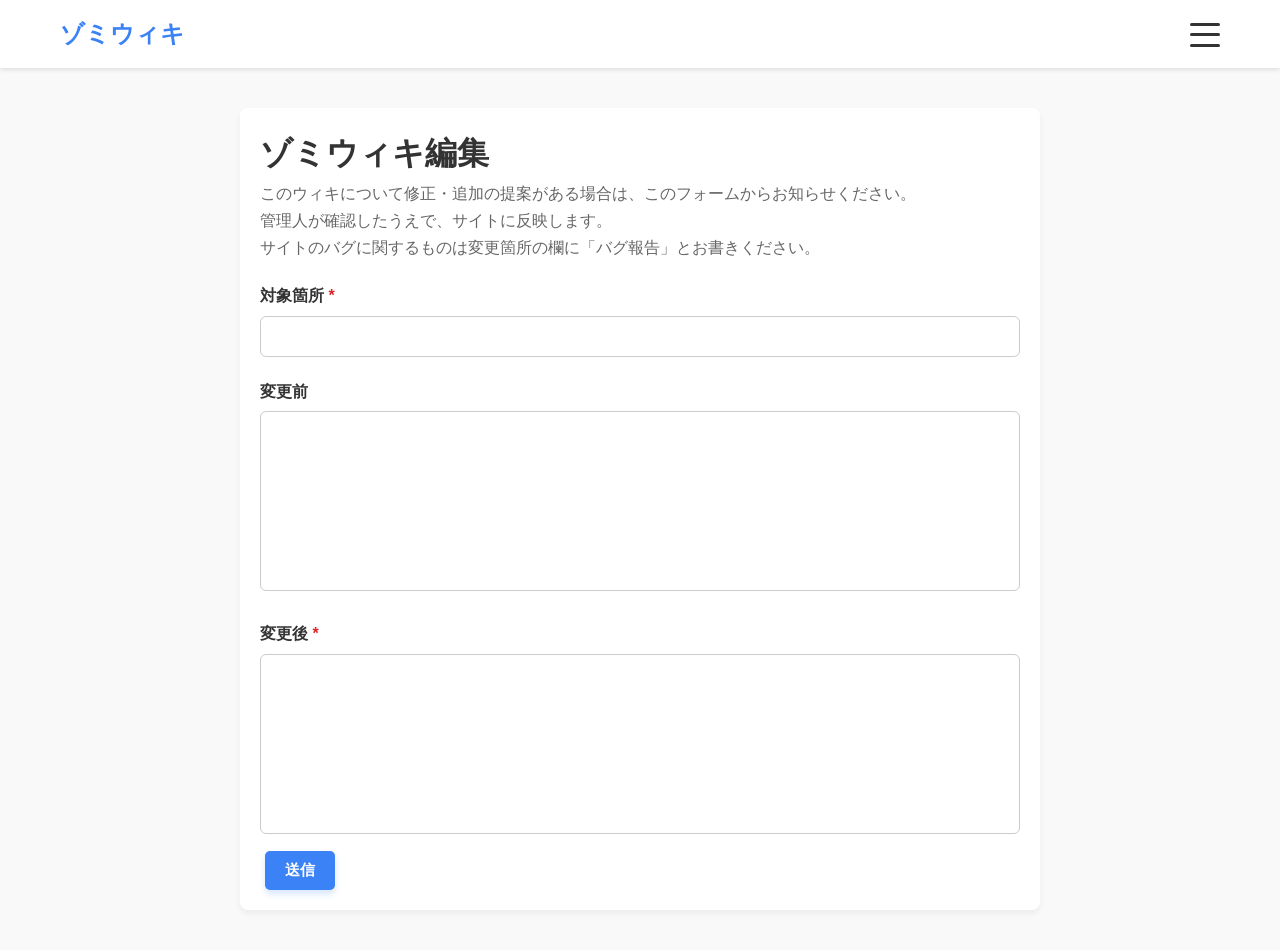
<file: proposal.html>
<!DOCTYPE html>
<html lang="ja">
<head>
    <meta charset="UTF-8">
    <meta name="viewport" content="width=device-width, initial-scale=1.0">
    <title>ウィキ編集-ゾミウィキ@ゾミカスダンジョン攻略wiki</title>
    <!-- cssファイル読み込み -->
    <link rel="stylesheet" href="style.css">
</head>
<body>
    
    <!-- ヘッダー -->
    <header class="site-header">
        <div class="header-container">
            <!-- タイトルロゴをトップページへリンクする-->
            <a href="index.html" class="logo">ゾミウィキ</a>
            
            <!-- ハンバーガーボタン -->
            <button class="hamburger" id="js-hamburger">
                <span></span>
                <span></span>
                <span></span>
            </button>

            <!-- ナビゲーションメニュー -->
            <nav class="nav-menu" id="js-nav-menu">
                <ul>
                    <!-- メニューの各リンク先 -->
                    <li><a href="index.html">トップ</a></li>
                    <li><a href="strategy.html">ダンジョン攻略</a></li>
                    <li><a href="weapon.html">ブキ一覧</a></li>
                    <li><a href="enemy_dictionary.html">ザコ敵図鑑</a></li>
                    <li><a href="boss_dictionary.html">ボス図鑑</a></li>
                    <li><a href="proposal.html">ウィキ編集</a></li>
                </ul>
            </nav>
        </div>
    </header>

    <main class="main-content">

        <h1>ゾミウィキ編集</h1>

        <p class="edit-description">
            このウィキについて修正・追加の提案がある場合は、このフォームからお知らせください。<br>
            管理人が確認したうえで、サイトに反映します。<br>
            サイトのバグに関するものは変更箇所の欄に「バグ報告」とお書きください。
        </p>

        <form
            id="proposal-form"
            action="https://docs.google.com/forms/u/0/d/e/1FAIpQLSdG8PczNc1UwLNghitKEVK2fIKkQqOF4XQN8Qh2OPohUCoTUA/formResponse"
            method="POST"
            target="hidden-iframe"
        >
        
            <label for="change-area">
                対象箇所 <span class="required">*</span>
            </label>

            <input
                type="text"
                id="change-area"
                name="entry.827456172"
                required
            >
        
            <label for="before-edit">
                変更前
            </label>

            <textarea
                id="before-edit"
                name="entry.1541315683"
            ></textarea>
        
            <label for="after-edit">
                変更後 <span class="required">*</span>
            </label>

            <textarea
                id="after-edit"
                name="entry.1031071008"
                required
            ></textarea>

            <!-- ボタンエリア -->
            <button id="submit-btn" type="submit" class="edit-button">送信</button>
        
        </form>

        <!-- 完了通知テキスト -->
        <div id="success-message">
            送信が完了しました。ご提案ありがとうございました！
        </div>
        <div id = "error-message">
            送信に時間がかかっているか、失敗しています。時間をおいて再度お試しください。
        </div>

        <!-- iframeを使ってgoogleフォーム標準の完了画面を制限 -->
        <iframe
            id="hidden-iframe"
            name="hidden-iframe"
            class="hidden-iframe"
            onload="showSuccessMessage()"
        ></iframe>

    </main>
    
    <!-- jsファイル読み込み -->
    <script src="script.js"></script>
</body>
</html>
</file>
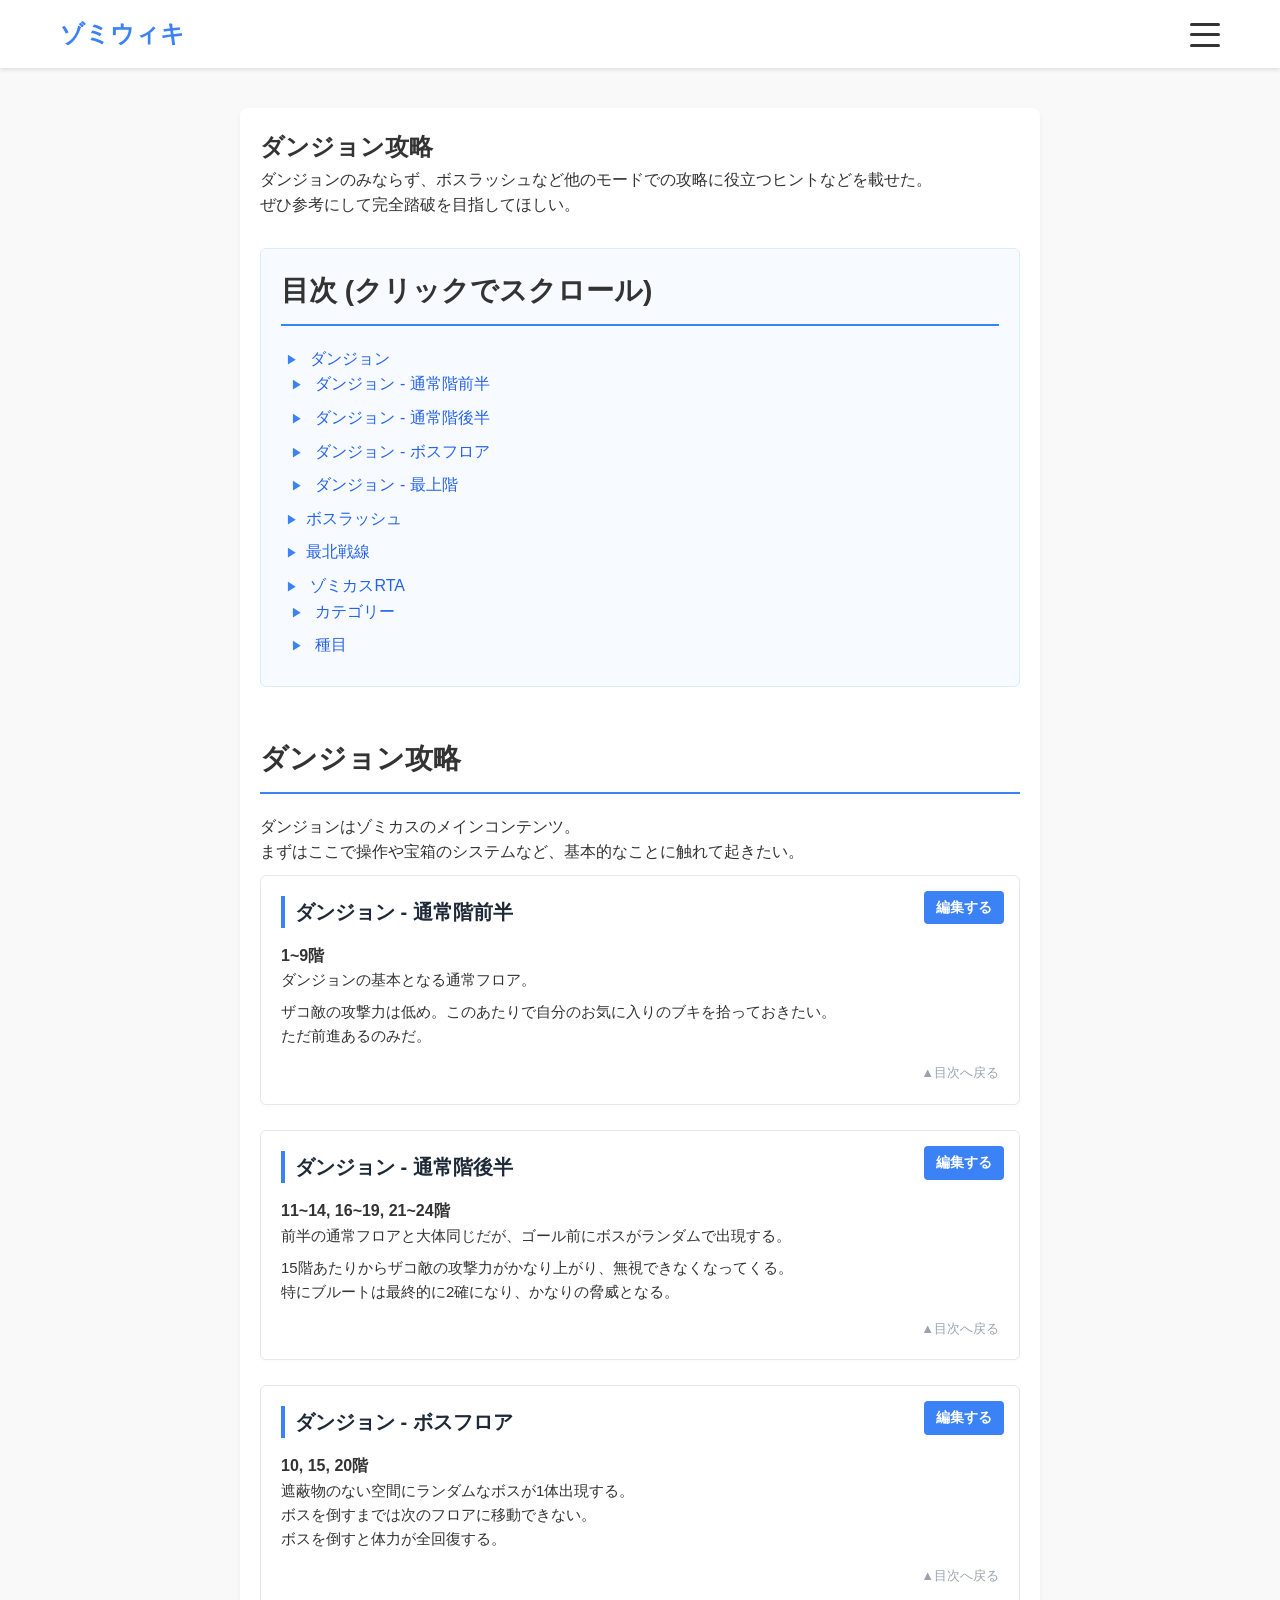
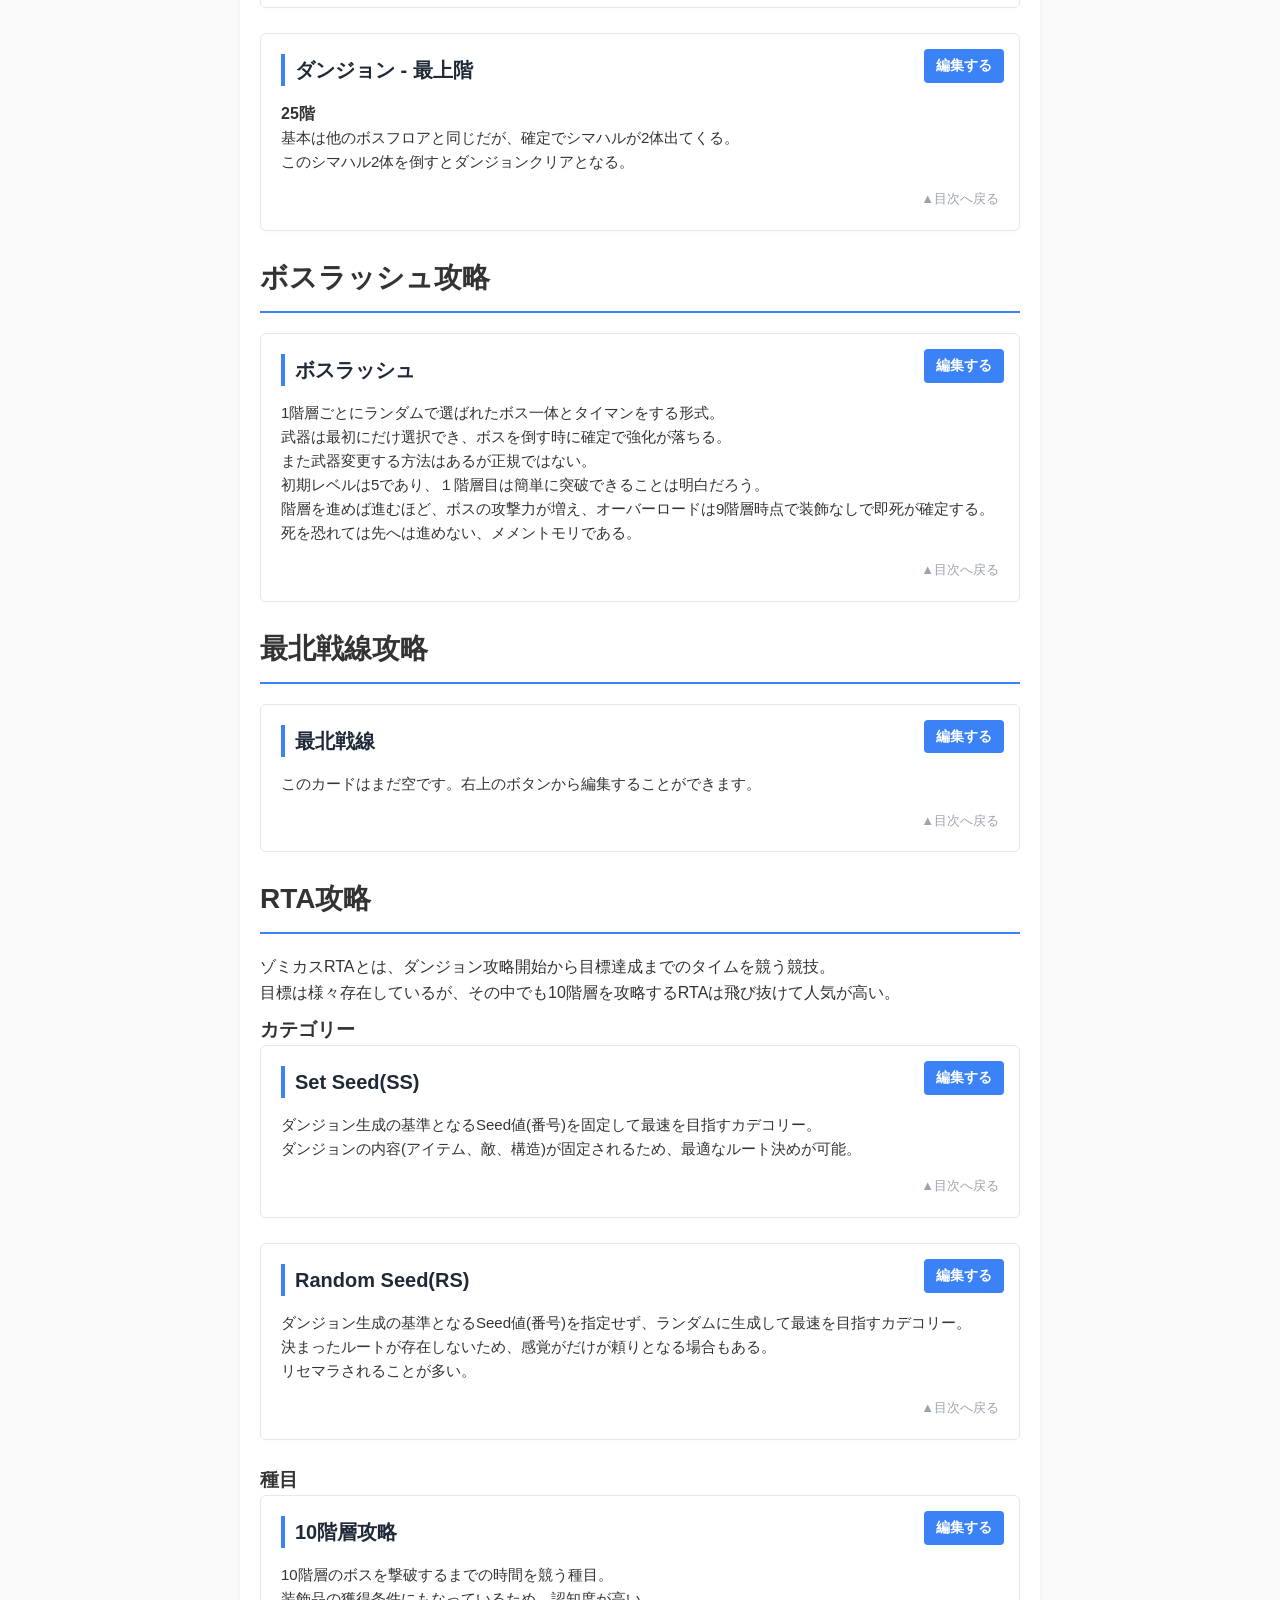
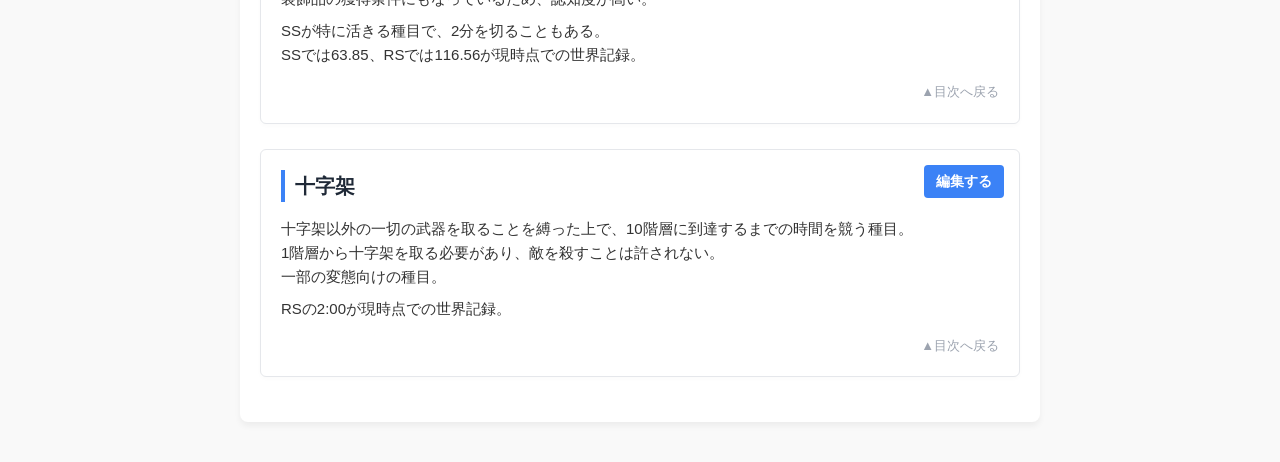
<file: strategy.html>
<!DOCTYPE html>
<html lang="ja">
<head>
    <meta charset="UTF-8">
    <meta name="viewport" content="width=device-width, initial-scale=1.0">
    <title>攻略-ゾミウィキ@ゾミカスダンジョン攻略wiki</title>
    <!-- cssファイル読み込み -->
    <link rel="stylesheet" href="style.css">
</head>
<body>

    <!-- ヘッダー -->
    <header class="site-header">
        <div class="header-container">
            <a href="index.html" class="logo">ゾミウィキ</a>
            
            <!-- ハンバーガーボタン -->
            <button class="hamburger" id="js-hamburger">
                <span></span>
                <span></span>
                <span></span>
            </button>

            <!-- ナビゲーションメニュー -->
            <nav class="nav-menu" id="js-nav-menu">
                <ul>
                    <!-- メニューの各リンク先 -->
                    <li><a href="index.html">ホーム</a></li>
                    <li><a href="strategy.html">ダンジョン攻略</a></li>
                    <li><a href="weapon.html">ブキ一覧</a></li>
                    <li><a href="enemy_dictionary.html">ザコ敵図鑑</a></li>
                    <li><a href="boss_dictionary.html">ボス図鑑</a></li>
                    <li><a href="proposal.html">ウィキ編集</a></li>
                </ul>
            </nav>
        </div>
    </header>

    <!-- メインコンテンツ -->
    <main class="main-content">
        <!-- ページタイトル -->
        <section class="strategy-title" style="margin-bottom: 30px;">
            <h1>ダンジョン攻略</h1>
            <p>ダンジョンのみならず、ボスラッシュなど他のモードでの攻略に役立つヒントなどを載せた。<br>
               ぜひ参考にして完全踏破を目指してほしい。</p>
        </section>

        <!-- リンク一覧 -->
        <section class="section-anchor" style="margin-bottom: 50px;">
            <h2>目次 (クリックでスクロール)</h2>
            <ul>
                <li>
                    <a href="#dungeon">ダンジョン</a>
                    <ul>
                        <li><a href="#dungeon-normal-first"> ダンジョン - 通常階前半</a></li>
                        <li><a href="#dungeon-normal-second"> ダンジョン - 通常階後半</a></li>
                        <li><a href="#dungeon-boss"> ダンジョン - ボスフロア</a></li>
                        <li><a href="#dungeon-top"> ダンジョン - 最上階</a></li>
                    </ul>
                </li>
                <li><a href="#boss-rush">ボスラッシュ</a></li>
                <li><a href="#north-war">最北戦線</a></li>
                <li>
                    <a href="#zomikasu-rta">ゾミカスRTA</a>
                    <ul>
                        <li><a href="#zomikasu-rta-category"> カテゴリー</a></li>
                        <li><a href="#zomikasu-rta-event"> 種目</a></li>
                    </ul>
                </li>
            </ul>
        </section>

        <!-- 詳細説明 -->
        <section class="section-details">
            
            <!-- 部門ごとに分割 -->
            <h2 id="dungeon">ダンジョン攻略</h2>
            <p>ダンジョンはゾミカスのメインコンテンツ。<br>
               まずはここで操作や宝箱のシステムなど、基本的なことに触れて起きたい。</p>
            <div>
                <article id="dungeon-normal-first" class="section-card">
                    <a href="proposal.html?area=ダンジョン低階層" class="card-btn-topright">編集する</a>
                    <h3>ダンジョン - 通常階前半</h3>
                    <div class="section-info">
                        <h4>1~9階</h4>
                        <p>ダンジョンの基本となる通常フロア。</p>
                        <p>ザコ敵の攻撃力は低め。このあたりで自分のお気に入りのブキを拾っておきたい。<br>
                           ただ前進あるのみだ。</p>
                    </div>
                    <div class="back-to-top"><a href="#">▲目次へ戻る</a></div>
                </article>
                <article id="dungeon-normal-second" class="section-card">
                    <a href="proposal.html?area=ダンジョン低階層" class="card-btn-topright">編集する</a>
                    <h3>ダンジョン - 通常階後半</h3>
                    <div class="section-info">
                        <h4>11~14, 16~19, 21~24階</h4>
                        <p>前半の通常フロアと大体同じだが、ゴール前にボスがランダムで出現する。</p>
                        <p>15階あたりからザコ敵の攻撃力がかなり上がり、無視できなくなってくる。<br>
                           特にブルートは最終的に2確になり、かなりの脅威となる。</p>
                    </div>
                    <div class="back-to-top"><a href="#">▲目次へ戻る</a></div>
                </article>
                <article id="dungeon-boss" class="section-card">
                    <a href="proposal.html?area=ダンジョンボスフロア" class="card-btn-topright">編集する</a>
                    <h3>ダンジョン - ボスフロア</h3>
                    <div class="section-info">
                        <h4>10, 15, 20階</h4>
                        <p>遮蔽物のない空間にランダムなボスが1体出現する。<br>
                           ボスを倒すまでは次のフロアに移動できない。<br>
                           ボスを倒すと体力が全回復する。</p>
                    </div>
                    <div class="back-to-top"><a href="#">▲目次へ戻る</a></div>
                </article>
                <article id="dungeon-top" class="section-card">
                    <a href="proposal.html?area=ダンジョン最上階" class="card-btn-topright">編集する</a>
                    <h3>ダンジョン - 最上階</h3>
                    <div class="section-info">
                        <h4>25階</h4>
                        <p>基本は他のボスフロアと同じだが、確定でシマハルが2体出てくる。<br>
                           このシマハル2体を倒すとダンジョンクリアとなる。</p>
                    </div>
                    <div class="back-to-top"><a href="#">▲目次へ戻る</a></div>
                </article>
            </div>

            <h2>ボスラッシュ攻略</h2>
            <div>
                <article id="boss-rush" class="section-card">
                    <a href="proposal.html?area=ボスラッシュ" class="card-btn-topright">編集する</a>
                    <h3>ボスラッシュ</h3>
                    <div class="section-info">
                        <p>1階層ごとにランダムで選ばれたボス一体とタイマンをする形式。<br>
                           武器は最初にだけ選択でき、ボスを倒す時に確定で強化が落ちる。<br>
                           また武器変更する方法はあるが正規ではない。<br>
                           初期レベルは5であり、１階層目は簡単に突破できることは明白だろう。<br>
                           階層を進めば進むほど、ボスの攻撃力が増え、オーバーロードは9階層時点で装飾なしで即死が確定する。死を恐れては先へは進めない、メメントモリである。</p>
                    </div>
                    <div class="back-to-top"><a href="#">▲目次へ戻る</a></div>
                </article>
            </div>

            <h2>最北戦線攻略</h2>
            <div>
                <article id="north-war" class="section-card">
                    <a href="proposal.html?area=最北戦線" class="card-btn-topright">編集する</a>
                    <h3>最北戦線</h3>
                    <div class="section-info">
                        <p>このカードはまだ空です。右上のボタンから編集することができます。</p>
                    </div>
                    <div class="back-to-top"><a href="#">▲目次へ戻る</a></div>
                </article>
            </div>

            <h2 id="zomikasu-rta">RTA攻略</h2>
            <p>ゾミカスRTAとは、ダンジョン攻略開始から目標達成までのタイムを競う競技。<br>
               目標は様々存在しているが、その中でも10階層を攻略するRTAは飛び抜けて人気が高い。</p>
            <div>
                <h3 id="zomikasu-rta-category">カテゴリー</h3>
                <article id="zomikasu-rta-ss" class="section-card">
                    <a href="proposal.html?area=RTA-SS" class="card-btn-topright">編集する</a>
                    <h3>Set Seed(SS)</h3>
                    <div class="section-info">
                        <p>ダンジョン生成の基準となるSeed値(番号)を固定して最速を目指すカデコリー。<br>
                           ダンジョンの内容(アイテム、敵、構造)が固定されるため、最適なルート決めが可能。</p>
                    </div>
                    <div class="back-to-top"><a href="#">▲目次へ戻る</a></div>
                </article>
                <article id="zomikasu-rta-rs" class="section-card">
                    <a href="proposal.html?area=RTA-RS" class="card-btn-topright">編集する</a>
                    <h3>Random Seed(RS)</h3>
                    <div class="section-info">
                        <p>ダンジョン生成の基準となるSeed値(番号)を指定せず、ランダムに生成して最速を目指すカデコリー。<br>
                           決まったルートが存在しないため、感覚がだけが頼りとなる場合もある。<br>
                           リセマラされることが多い。</p>
                    </div>
                    <div class="back-to-top"><a href="#">▲目次へ戻る</a></div>
                </article>
            </div>
            <div>
                <h3 id="zomikasu-rta-event">種目</h3>
                <article id="zomikasu-rta-ten" class="section-card">
                    <a href="proposal.html?area=RTA-10階" class="card-btn-topright">編集する</a>
                    <h3>10階層攻略</h3>
                    <div class="section-info">
                        <p>10階層のボスを撃破するまでの時間を競う種目。<br>
                           装飾品の獲得条件にもなっているため、認知度が高い。</p>
                        <p>SSが特に活きる種目で、2分を切ることもある。<br>
                           SSでは63.85、RSでは116.56が現時点での世界記録。</p>
                    </div>
                    <div class="back-to-top"><a href="#">▲目次へ戻る</a></div>
                </article>
                <article id="zomikasu-rta-cross" class="section-card">
                    <a href="proposal.html?area=RTA-十字架" class="card-btn-topright">編集する</a>
                    <h3>十字架</h3>
                    <div class="section-info">
                        <p>十字架以外の一切の武器を取ることを縛った上で、10階層に到達するまでの時間を競う種目。<br>
                           1階層から十字架を取る必要があり、敵を殺すことは許されない。<br>
                           一部の変態向けの種目。</p>
                        <p>RSの2:00が現時点での世界記録。</p>
                    </div>
                    <div class="back-to-top"><a href="#">▲目次へ戻る</a></div>
                </article>
            </div>
            
        </section>
    </main>

    <!-- jsファイル読み込み -->
    <script src="script.js"></script>
</body>
</html>
</file>
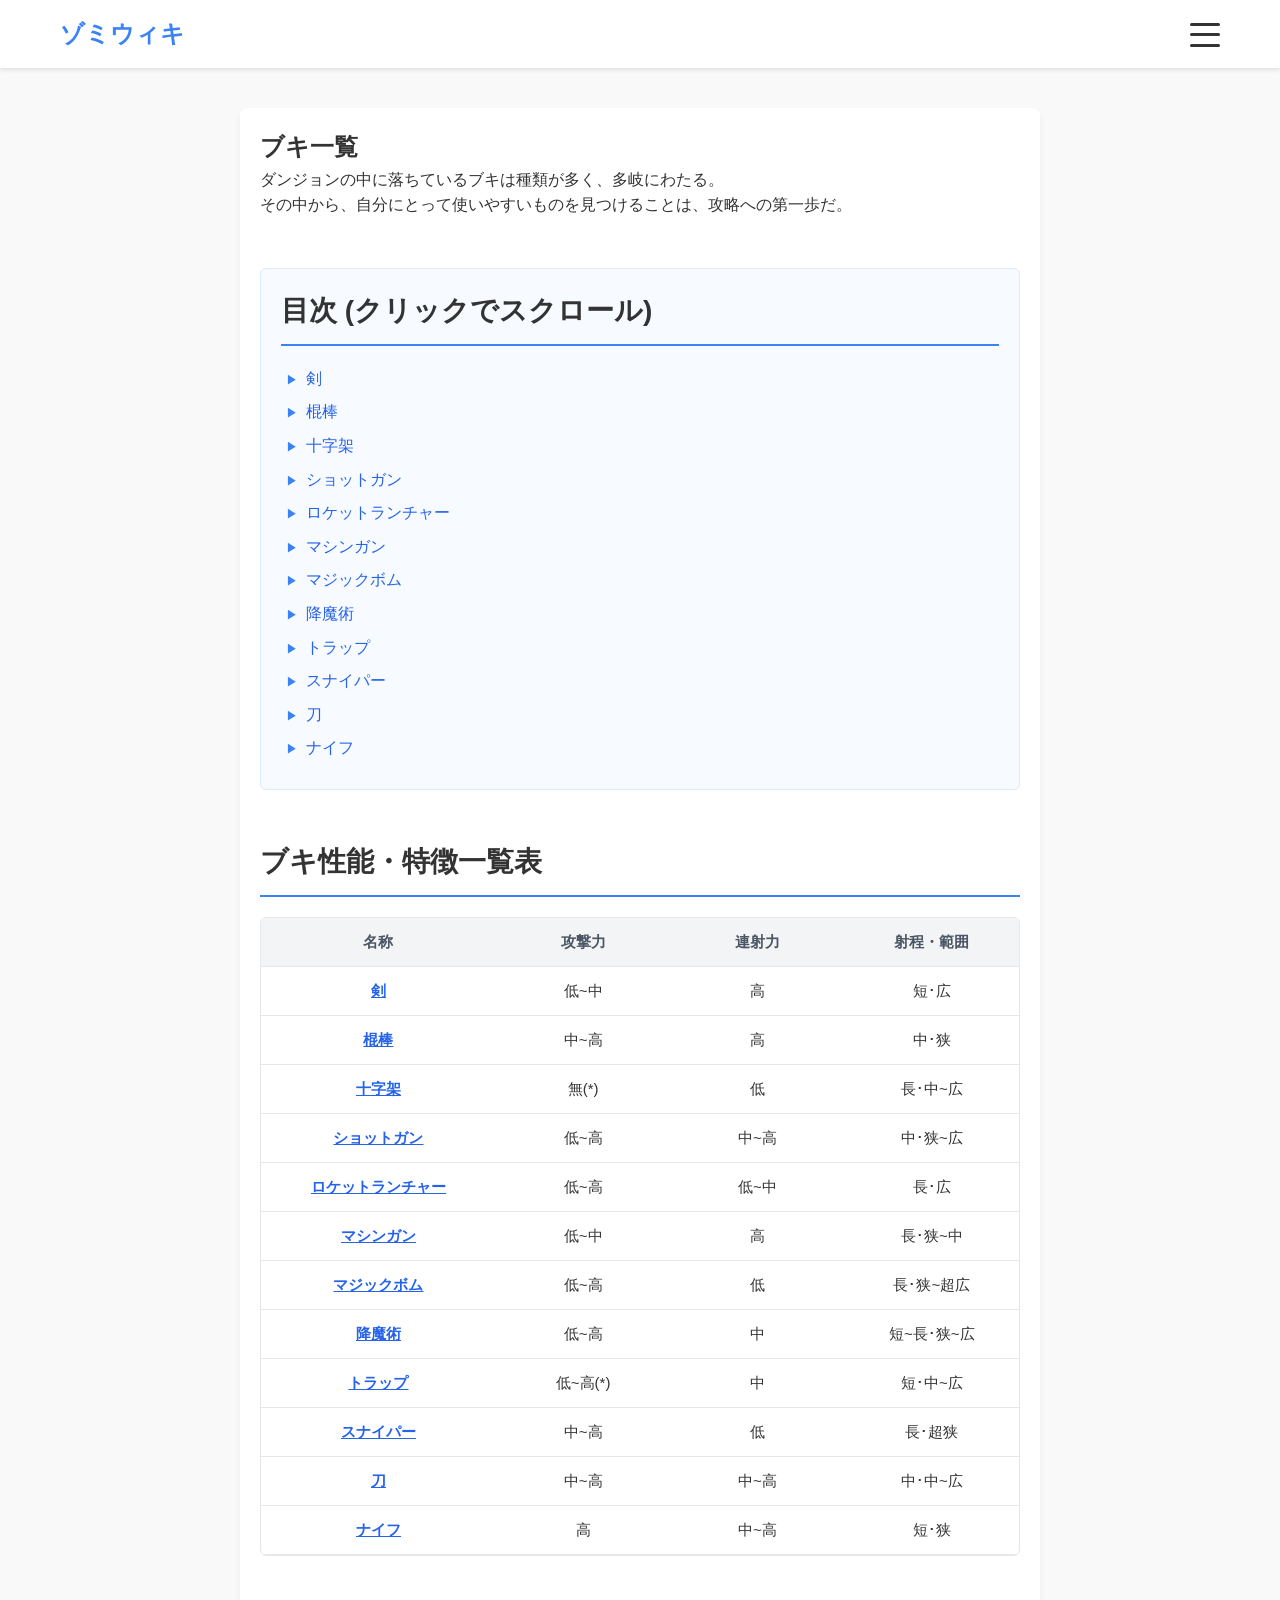
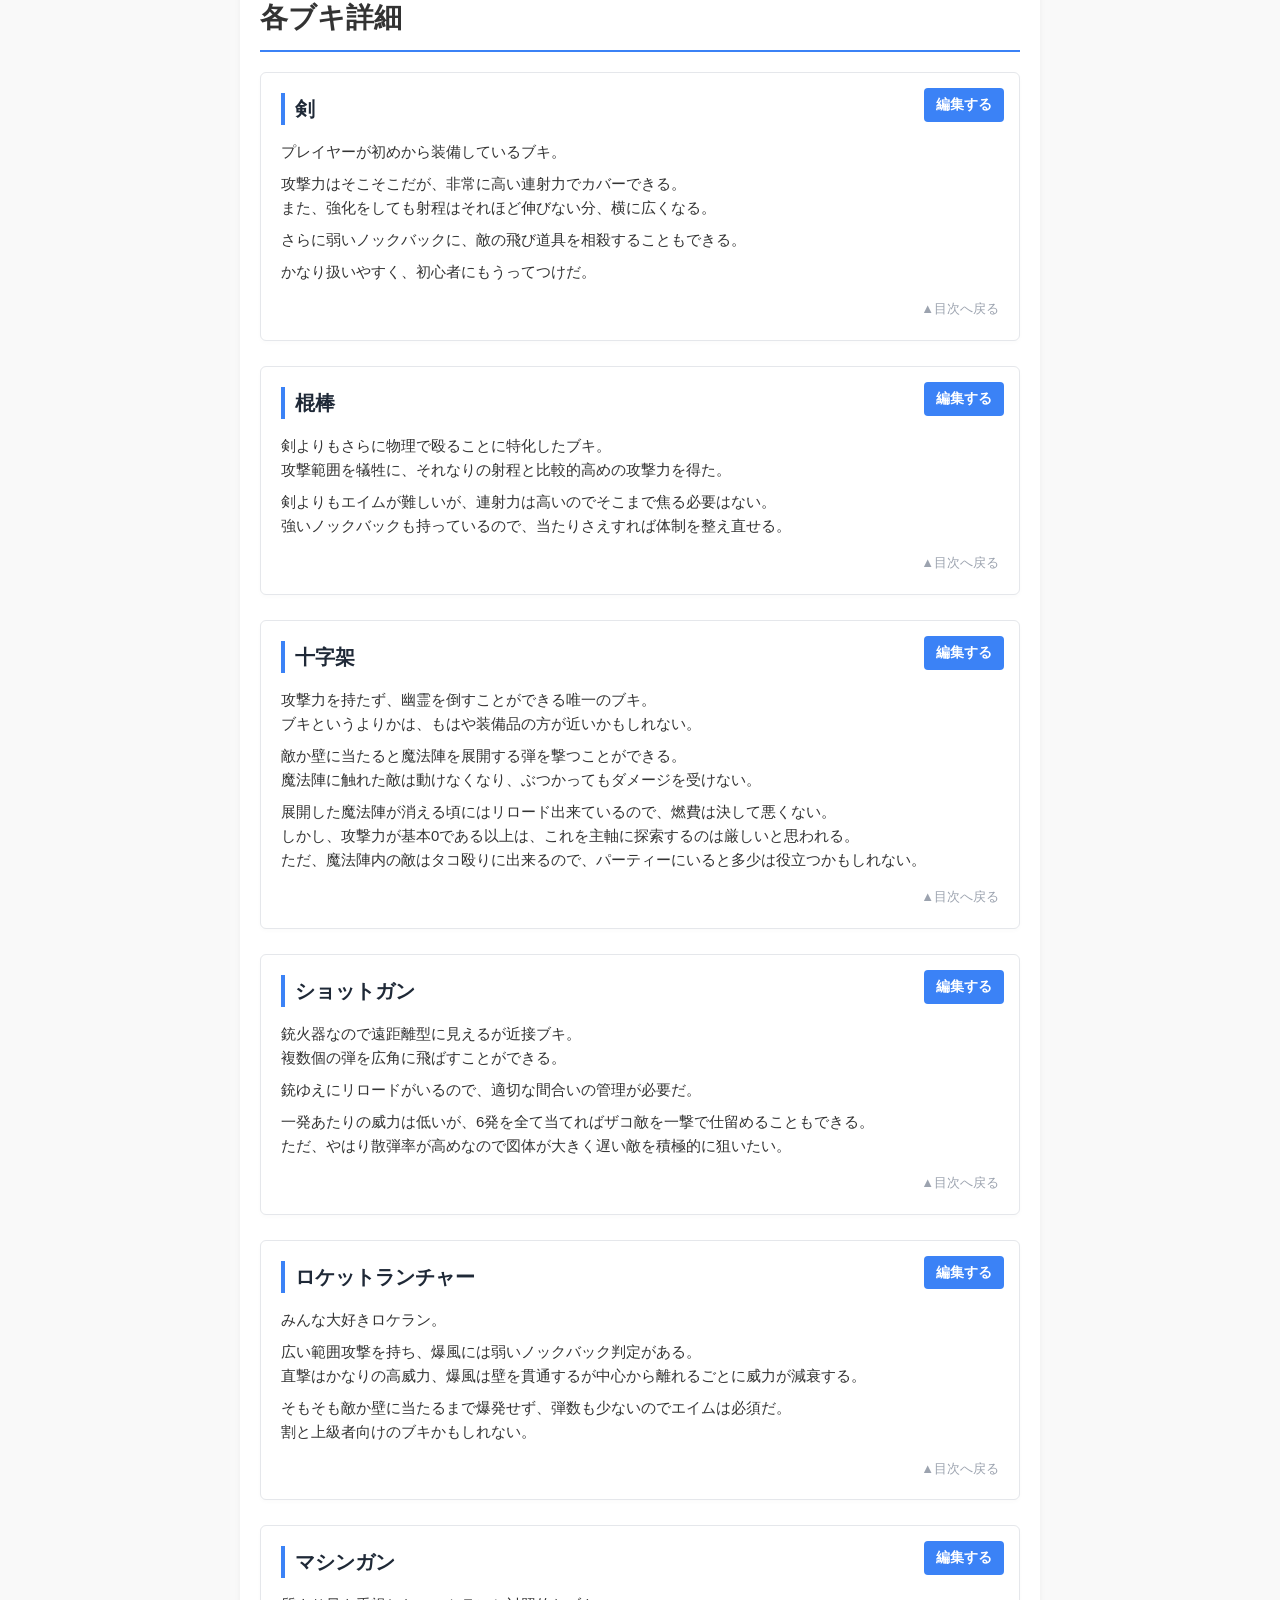
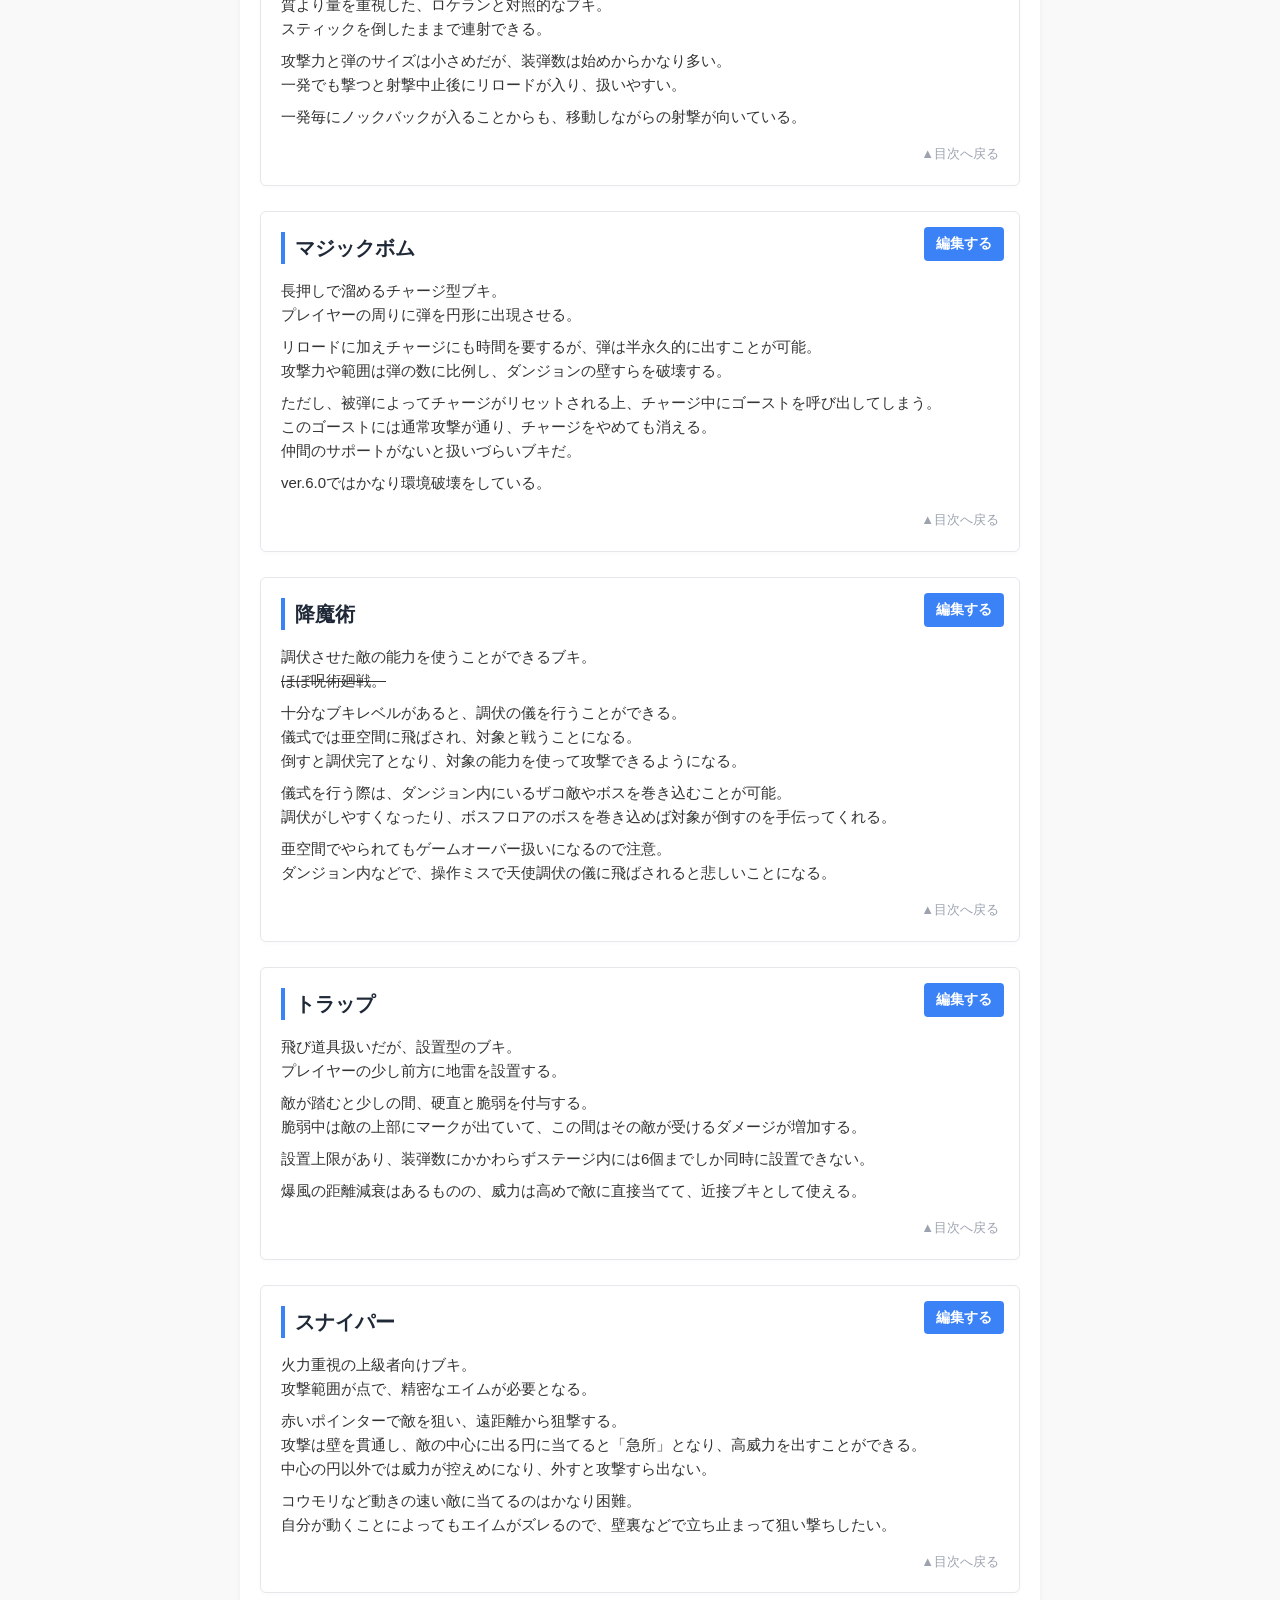
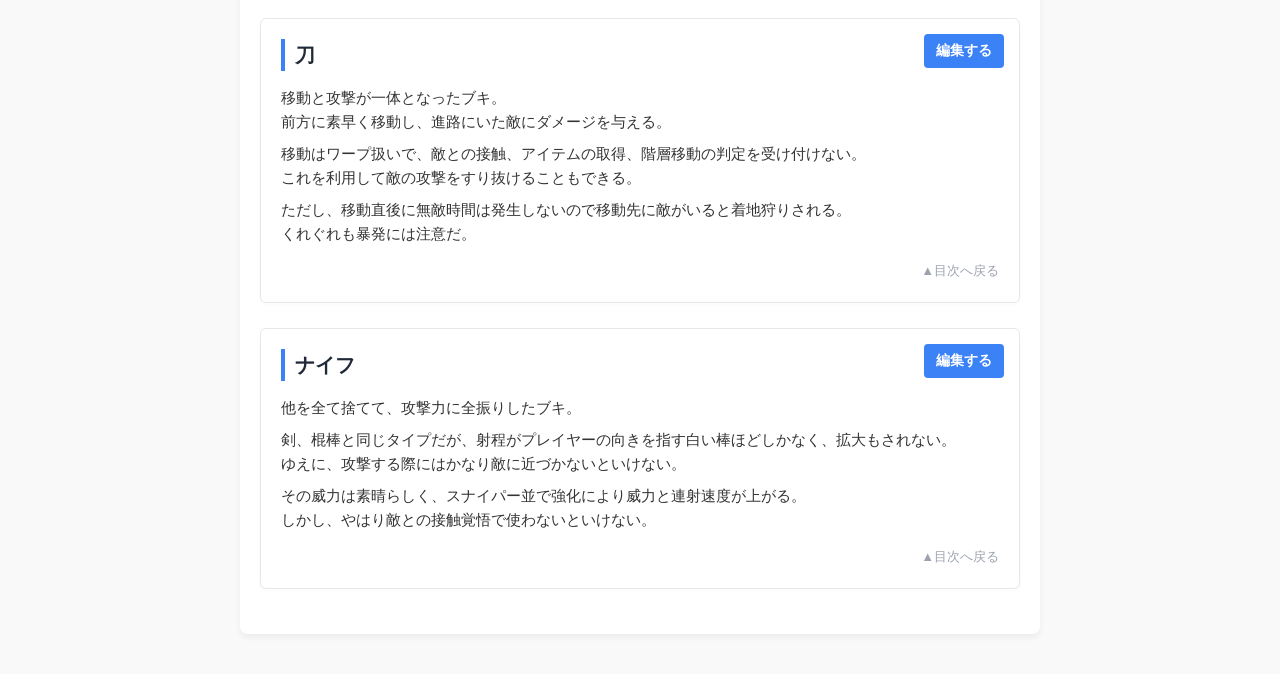
<file: weapon.html>
<!DOCTYPE html>
<html lang="ja">
<head>
    <meta charset="UTF-8">
    <meta name="viewport" content="width=device-width, initial-scale=1.0">
    <title>ブキ一覧-ゾミウィキ@ゾミカスダンジョン攻略wiki</title>
    <!-- cssファイル読み込み -->
    <link rel="stylesheet" href="style.css">
</head>
<body>

    <!-- ヘッダー -->
    <header class="site-header">
        <div class="header-container">
            <a href="index.html" class="logo">ゾミウィキ</a>
            
            <!-- ハンバーガーボタン -->
            <button class="hamburger" id="js-hamburger">
                <span></span>
                <span></span>
                <span></span>
            </button>

            <!-- ナビゲーションメニュー -->
            <nav class="nav-menu" id="js-nav-menu">
                <ul>
                    <!-- メニューの各リンク先 -->
                    <li><a href="index.html">ホーム</a></li>
                    <li><a href="strategy.html">ダンジョン攻略</a></li>
                    <li><a href="weapon.html">ブキ一覧</a></li>
                    <li><a href="enemy_dictionary.html">ザコ敵図鑑</a></li>
                    <li><a href="boss_dictionary.html">ボス図鑑</a></li>
                    <li><a href="proposal.html">ウィキ編集</a></li>
                </ul>
            </nav>
        </div>
    </header>

    <!-- メインコンテンツ -->
    <main class="main-content">
        <!-- ページタイトル -->
        <section class="weapon-top" style="margin-bottom: 50px;">
            <h1>ブキ一覧</h1>
            <p>ダンジョンの中に落ちているブキは種類が多く、多岐にわたる。<br>
               その中から、自分にとって使いやすいものを見つけることは、攻略への第一歩だ。</p>
        </section>

        <!-- リンク一覧 -->
        <section class="section-anchor" style="margin-bottom: 50px;">
            <h2>目次 (クリックでスクロール)</h2>
            <ul>
                <li><a href="#sword">剣</a></li>
                <li><a href="#club">棍棒</a></li>
                <li><a href="#cross">十字架</a></li>
                <li><a href="#shotgun">ショットガン</a></li>
                <li><a href="#rocketlancher">ロケットランチャー</a></li>
                <li><a href="#machinegun">マシンガン</a></li>
                <li><a href="#magicbomb">マジックボム</a></li>
                <li><a href="#conque">降魔術</a></li>
                <li><a href="#trap">トラップ</a></li>
                <li><a href="#sniper">スナイパー</a></li>
                <li><a href="#katana">刀</a></li>
                <li><a href="#knife">ナイフ</a></li>
            </ul>
        </section>

        <!-- ブキ性能表 -->
        <section class="weapon-summary">
            <h2>ブキ性能・特徴一覧表</h2>
            <div class="table-wrapper">
            <table class="weapon-table">
                <thead>
                    <tr>
                        <th>名称</th>
                        <th>攻撃力</th>
                        <th>連射力</th>
                        <th>射程・範囲</th>
                    </tr>
                </thead>
                <tbody>
                    <tr>
                        <td><a href="#sword">剣</a></td>
                        <td>低~中</td>
                        <td>高</td>
                        <td>短･広</td>
                    </tr>
                    <tr>
                        <td><a href="#club">棍棒</a></td>
                        <td>中~高</td>
                        <td>高</td>
                        <td>中･狭</td>
                    </tr>
                    <tr>
                        <td><a href="#cross">十字架</a></td>
                        <td>無(*)</td>
                        <td>低</td>
                        <td>長･中~広</td>
                    </tr>
                    <tr>
                        <td><a href="#shotgun">ショットガン</a></td>
                        <td>低~高</td>
                        <td>中~高</td>
                        <td>中･狭~広</td>
                    </tr>
                    <tr>
                        <td><a href="#rocketlancher">ロケットランチャー</a></td>
                        <td>低~高</td>
                        <td>低~中</td>
                        <td>長･広</td>
                    </tr>
                    <tr>
                        <td><a href="#machinegun">マシンガン</a></td>
                        <td>低~中</td>
                        <td>高</td>
                        <td>長･狭~中</td>
                    </tr>
                    <tr>
                        <td><a href="#magicbomb">マジックボム</a></td>
                        <td>低~高</td>
                        <td>低</td>
                        <td>長･狭~超広</td>
                    </tr>
                    <tr>
                        <td><a href="#conque">降魔術</a></td>
                        <td>低~高</td>
                        <td>中</td>
                        <td>短~長･狭~広</td>
                    </tr>
                    <tr>
                        <td><a href="#trap">トラップ</a></td>
                        <td>低~高(*)</td>
                        <td>中</td>
                        <td>短･中~広</td>
                    </tr>
                    <tr>
                        <td><a href="#sniper">スナイパー</a></td>
                        <td>中~高</td>
                        <td>低</td>
                        <td>長･超狭</td>
                    </tr>
                    <tr>
                        <td><a href="#katana">刀</a></td>
                        <td>中~高</td>
                        <td>中~高</td>
                        <td>中･中~広</td>
                    </tr>
                    <tr>
                        <td><a href="#knife">ナイフ</a></td>
                        <td>高</td>
                        <td>中~高</td>
                        <td>短･狭</td>
                    </tr>
                </tbody>
            </table>
            </div>
        </section>

        <!-- 詳細説明 -->
        <section class="section-details">
            <h2>各ブキ詳細</h2>
            
            <!-- ブキごとにブロックで分割 -->
            <article id="sword" class="section-card">
                <a href="proposal.html?area=剣" class="card-btn-topright">編集する</a>
                <h3>剣</h3>
                <div class="section-info">
                    <p>プレイヤーが初めから装備しているブキ。</p>
                    <p>攻撃力はそこそこだが、非常に高い連射力でカバーできる。<br>
                       また、強化をしても射程はそれほど伸びない分、横に広くなる。</p>
                    <p>さらに弱いノックバックに、敵の飛び道具を相殺することもできる。</p>
                    <p>かなり扱いやすく、初心者にもうってつけだ。</p>
                </div>
                <div class="back-to-top"><a href="#">▲目次へ戻る</a></div>
            </article>
            <article id="club" class="section-card">
                <a href="proposal.html?area=棍棒" class="card-btn-topright">編集する</a>
                <h3>棍棒</h3>
                <div class="section-info">
                    <p>剣よりもさらに物理で殴ることに特化したブキ。<br>
                       攻撃範囲を犠牲に、それなりの射程と比較的高めの攻撃力を得た。</p>
                    <p>剣よりもエイムが難しいが、連射力は高いのでそこまで焦る必要はない。<br>
                       強いノックバックも持っているので、当たりさえすれば体制を整え直せる。</p>
                </div>
                <div class="back-to-top"><a href="#">▲目次へ戻る</a></div>
            </article>
            <article id="cross" class="section-card">
                <a href="proposal.html?area=十字架" class="card-btn-topright">編集する</a>
                <h3>十字架</h3>
                <div class="section-info">
                    <p>攻撃力を持たず、幽霊を倒すことができる唯一のブキ。<br>
                       ブキというよりかは、もはや装備品の方が近いかもしれない。</p>
                    <p>敵か壁に当たると魔法陣を展開する弾を撃つことができる。<br>
                       魔法陣に触れた敵は動けなくなり、ぶつかってもダメージを受けない。</p>
                    <p>展開した魔法陣が消える頃にはリロード出来ているので、燃費は決して悪くない。<br>
                       しかし、攻撃力が基本0である以上は、これを主軸に探索するのは厳しいと思われる。<br>
                       ただ、魔法陣内の敵はタコ殴りに出来るので、パーティーにいると多少は役立つかもしれない。</p>
                </div>
                <div class="back-to-top"><a href="#">▲目次へ戻る</a></div>
            </article>
            <article id="shotgun" class="section-card">
                <a href="proposal.html?area=ショットガン" class="card-btn-topright">編集する</a>
                <h3>ショットガン</h3>
                <div class="section-info">
                    <p>銃火器なので遠距離型に見えるが近接ブキ。<br>
                       複数個の弾を広角に飛ばすことができる。</p>
                    <p>銃ゆえにリロードがいるので、適切な間合いの管理が必要だ。</p>
                    <p>一発あたりの威力は低いが、6発を全て当てればザコ敵を一撃で仕留めることもできる。<br>
                        ただ、やはり散弾率が高めなので図体が大きく遅い敵を積極的に狙いたい。</p>
                </div>
                <div class="back-to-top"><a href="#">▲目次へ戻る</a></div>
            </article>
            <article id="rocketlancher" class="section-card">
                <a href="proposal.html?area=ロケットランチャー" class="card-btn-topright">編集する</a>
                <h3>ロケットランチャー</h3>
                <div class="section-info">
                    <p>みんな大好きロケラン。</p>
                    <p>広い範囲攻撃を持ち、爆風には弱いノックバック判定がある。<br>
                       直撃はかなりの高威力、爆風は壁を貫通するが中心から離れるごとに威力が減衰する。</p>
                    <p>そもそも敵か壁に当たるまで爆発せず、弾数も少ないのでエイムは必須だ。<br>
                       割と上級者向けのブキかもしれない。</p>
                </div>
                <div class="back-to-top"><a href="#">▲目次へ戻る</a></div>
            </article>
            <article id="machinegun" class="section-card">
                <a href="proposal.html?area=マシンガン" class="card-btn-topright">編集する</a>
                <h3>マシンガン</h3>
                <div class="section-info">
                    <p>質より量を重視した、ロケランと対照的なブキ。<br>
                       スティックを倒したままで連射できる。</p>
                    <p>攻撃力と弾のサイズは小さめだが、装弾数は始めからかなり多い。<br>
                       一発でも撃つと射撃中止後にリロードが入り、扱いやすい。</p>
                    <p>一発毎にノックバックが入ることからも、移動しながらの射撃が向いている。</p>
                <div class="back-to-top"><a href="#">▲目次へ戻る</a></div>
            </article>
            <article id="magicbomb" class="section-card">
                <a href="proposal.html?area=マジックボム" class="card-btn-topright">編集する</a>
                <h3>マジックボム</h3>
                <div class="section-info">
                    <p>長押しで溜めるチャージ型ブキ。<br>
                       プレイヤーの周りに弾を円形に出現させる。</p>
                    <p>リロードに加えチャージにも時間を要するが、弾は半永久的に出すことが可能。<br>
                       攻撃力や範囲は弾の数に比例し、ダンジョンの壁すらを破壊する。</p>
                    <p>ただし、被弾によってチャージがリセットされる上、チャージ中にゴーストを呼び出してしまう。<br>
                       このゴーストには通常攻撃が通り、チャージをやめても消える。<br>
                       仲間のサポートがないと扱いづらいブキだ。</p>
                    <p>ver.6.0ではかなり環境破壊をしている。</p>
                </div>
                <div class="back-to-top"><a href="#">▲目次へ戻る</a></div>
            </article>
            <article id="conque" class="section-card">
                <a href="proposal.html?area=召喚術" class="card-btn-topright">編集する</a>
                <h3>降魔術</h3>
                <div class="section-info">
                    <p>調伏させた敵の能力を使うことができるブキ。<br>
                       <s>ほぼ呪術廻戦。</s></p>
                    <p>十分なブキレベルがあると、調伏の儀を行うことができる。<br>
                       儀式では亜空間に飛ばされ、対象と戦うことになる。<br>
                       倒すと調伏完了となり、対象の能力を使って攻撃できるようになる。</p>
                    <p>儀式を行う際は、ダンジョン内にいるザコ敵やボスを巻き込むことが可能。<br>
                       調伏がしやすくなったり、ボスフロアのボスを巻き込めば対象が倒すのを手伝ってくれる。</p>
                    <p>亜空間でやられてもゲームオーバー扱いになるので注意。<br>
                       ダンジョン内などで、操作ミスで天使調伏の儀に飛ばされると悲しいことになる。</p>
                </div>
                <div class="back-to-top"><a href="#">▲目次へ戻る</a></div>
            </article>
            <article id="trap" class="section-card">
                <a href="proposal.html?area=トラップ" class="card-btn-topright">編集する</a>
                <h3>トラップ</h3>
                <div class="section-info">
                    <p>飛び道具扱いだが、設置型のブキ。<br>
                       プレイヤーの少し前方に地雷を設置する。</p>
                    <p>敵が踏むと少しの間、硬直と脆弱を付与する。<br>
                       脆弱中は敵の上部にマークが出ていて、この間はその敵が受けるダメージが増加する。</p>
                    <p>設置上限があり、装弾数にかかわらずステージ内には6個までしか同時に設置できない。</p>
                    <p>爆風の距離減衰はあるものの、威力は高めで敵に直接当てて、近接ブキとして使える。</p>
                </div>
                <div class="back-to-top"><a href="#">▲目次へ戻る</a></div>
            </article>
            <article id="sniper" class="section-card">
                <a href="proposal.html?area=スナイパー" class="card-btn-topright">編集する</a>
                <h3>スナイパー</h3>
                <div class="section-info">
                    <p>火力重視の上級者向けブキ。<br>
                       攻撃範囲が点で、精密なエイムが必要となる。</p>
                    <p>赤いポインターで敵を狙い、遠距離から狙撃する。<br>
                       攻撃は壁を貫通し、敵の中心に出る円に当てると「急所」となり、高威力を出すことができる。<br>
                       中心の円以外では威力が控えめになり、外すと攻撃すら出ない。</p>
                    <p>コウモリなど動きの速い敵に当てるのはかなり困難。<br>
                       自分が動くことによってもエイムがズレるので、壁裏などで立ち止まって狙い撃ちしたい。</p>
                </div>
                <div class="back-to-top"><a href="#">▲目次へ戻る</a></div>
            </article>
            <article id="katana" class="section-card">
                <a href="proposal.html?area=刀" class="card-btn-topright">編集する</a>
                <h3>刀</h3>
                <div class="section-info">
                    <p>移動と攻撃が一体となったブキ。<br>
                       前方に素早く移動し、進路にいた敵にダメージを与える。</p>
                    <p>移動はワープ扱いで、敵との接触、アイテムの取得、階層移動の判定を受け付けない。<br>
                       これを利用して敵の攻撃をすり抜けることもできる。</p>
                    <p>ただし、移動直後に無敵時間は発生しないので移動先に敵がいると着地狩りされる。<br>
                       くれぐれも暴発には注意だ。</p>
                </div>
                <div class="back-to-top"><a href="#">▲目次へ戻る</a></div>
            </article>
            <article id="knife" class="section-card">
                <a href="proposal.html?area=刀" class="card-btn-topright">編集する</a>
                <h3>ナイフ</h3>
                <div class="section-info">
                    <p>他を全て捨てて、攻撃力に全振りしたブキ。</p>
                    <p>剣、棍棒と同じタイプだが、射程がプレイヤーの向きを指す白い棒ほどしかなく、拡大もされない。<br>
                       ゆえに、攻撃する際にはかなり敵に近づかないといけない。</p>
                    <p>その威力は素晴らしく、スナイパー並で強化により威力と連射速度が上がる。<br>
                       しかし、やはり敵との接触覚悟で使わないといけない。</p>
                </div>
                <div class="back-to-top"><a href="#">▲目次へ戻る</a></div>
            </article>
        </section>
    </main>

    <!-- jsファイル読み込み -->
    <script src="script.js"></script>
</body>
</html>
</file>
<file: style.css>
/* 全体のリセット及び基本設定 */
* {
    margin: 0;
    padding: 0;
    box-sizing: border-box;
}
html {
  scroll-behavior: smooth;
  scroll-padding-top: 70px;
}
body {
    font-family: 'Helvetica Neue', Arial, sans-serif;
    line-height: 1.6;
    color: #333;
    background-color: #f9f9f9;
}

/* ヘッダー全体のスタイル */
.site-header {
    background-color: #ffffff;
    box-shadow: 0 2px 4px rgba(0,0,0,0.1);
    position: sticky;
    top: 0;
    z-index: 100;
}
.header-container {
    max-width: 1200px;
    margin: 0 auto;
    padding: 15px 20px;
    display: flex;
    justify-content: space-between;
    align-items: center;
    position: relative;
}

/* サイトロゴのスタイル */
.logo {
    font-size: 24px;
    font-weight: bold;
    color: #3b82f6;
    text-decoration: none;
    transition: opacity 0.2s;
}
.logo:hover {
  opacity: 0.7;
}

/* 三本線ボタンのスタイル */
.hamburger {
    display: block;
    position: relative;
    width: 30px;
    height: 25px;
    background: none;
    border: none;
    cursor: pointer;
    z-index: 110;
}

/* 三本線の共通設定 */
.hamburger span {
    display: block;
    position: absolute;
    width: 100%;
    height: 3px;
    background-color: #333;
    border-radius: 2px;
    transition: all 0.3s ease-in-out;
}

/* 各線の位置調整 */
.hamburger span:nth-child(1) { top: 1px; }
.hamburger span:nth-child(2) { top: 11px; }
.hamburger span:nth-child(3) { top: 22px; }

/* ボタンを押した時の「×」アニメーション */
.hamburger.is-active span:nth-child(1) {
    transform: translateY(11px) rotate(45deg);
}
.hamburger.is-active span:nth-child(2) {
    opacity: 0;
}
.hamburger.is-active span:nth-child(3) {
    transform: translateY(-11px) rotate(-45deg);
}

/* ナビゲーションメニュー */
.nav-menu {
    position: absolute;
    top: 65px;
    right: 20px;
    width: 200px;
    background-color: #ffffff;
    border-radius: 6px;
    box-shadow: 0 4px 12px rgba(0,0,0,0.15); /* 浮き出て見える影 */
    border: 1px solid #eee;
    padding: 10px 0;
    z-index: 100;
    
    /* 初期状態は非表示（ふわっと出すための設定） */
    opacity: 0;
    visibility: hidden;
    transform: translateY(-10px); /* 少し上から落ちてくる効果 */
    transition: all 0.3s ease;
}

/* メニューを開いた時 (activeクラスがついた時) */
.nav-menu.is-active {
    opacity: 1;
    visibility: visible;
    transform: translateY(0);
}
.nav-menu ul {
    list-style: none;
}
.nav-menu li {
    width: 100%;
}
.nav-menu a {
    display: block;
    text-decoration: none;
    color: #444;
    font-size: 16px;
    font-weight: 500;
    padding: 12px 20px;
    transition: background-color 0.2s, color 0.2s;
}
.nav-menu a:hover {
    background-color: #f0f6ff;
    color: #3b82f6;
}

/* メインコンテンツのスタイル */
.main-content {
    max-width: 800px;
    margin: 40px auto;
    padding: 20px;
    background-color: #ffffff;
    border-radius: 8px;
    box-shadow: 0 4px 6px rgba(0,0,0,0.05);
}
h2 {
    font-size: 28px;
    margin-bottom: 20px;
    border-bottom: 2px solid #3b82f6;
    padding-bottom: 10px;
}
p {
    margin-bottom: 10px;
}
.zomikasu-link a {
    color: #3b82f6;
    font-weight: 500;
}

/*ボタンのスタイル*/
#section-hero {
    display: flex;
    flex-direction: column;
    gap: 20px;
}
.btn {
    display: block;
    width: 700px;
    padding: 20px 0;
    padding-left: 30px;
    background-color: transparent;
    color: #3b82f6;
    text-decoration: none;
    font-weight: bold;
    border: 4px solid #3b82f6;
    border-radius: 10px;
    box-shadow: 0 4px 6px rgba(59, 130, 246, 0.2);
    transition: all 0.2s ease;
    cursor: pointer;
    text-align: left;
}
@media (max-width: 768px) {
    .btn {
        display: flex;
        flex-direction: column;
        width: 350px;
        padding-left: 20px;
    }
}
.btn:hover {
    color: #ffffff;
    background-color: #66a0f6;
    transform: translateY(-2px);
    box-shadow: 0 6px 12px rgba(59, 130, 246, 0.3);
}

/*ボタンがクリックされた時の動き*/
.btn:active {
    transform: translateY(0);  /* 押したときに元の高さに戻る */
    box-shadow: 0 2px 4px rgba(59, 130, 246, 0.2); /* 影を薄くする */
}

/*ボタン内のテキストの詳細設定*/
.btn-text {
    display: inline-flex;
    align-items: baseline;
    gap: 10px;
    white-space: nowrap;
}
.main-text {
    font-size: 25px;
    font-weight: 700;
}
.sub-text {
    font-size: 18px;
    font-weight: bold;
    opacity: 0.8;
    margin-top: 2px;
}

/*トップページのお知らせのスタイル*/
.news-box {
    max-height: 250px;
    overflow-y: auto;
    border: 1px solid #3b82f6;
    padding: 15px;
    border-radius: 3px;
}
.news-list {
    margin: 0;
    padding: 0;
    display: grid;
    grid-template-columns: max-content 1fr;
    gap: 10px 15px;
}
.news-list dt {
    font-weight: bold;
    color: #3072e6;
    white-space: nowrap;
    grid-column: 1;
}
.news-list dd {
    margin: 0;
    color: #333;
    grid-column: 2;
}

/*ブキページ目次(リンク一覧)のスタイル*/
.section-anchor {
    background-color: #f7faff;
    border: 1px solid #dbeafe;
    border-radius: 6px;
    padding: 20px;
    margin-bottom: 30px;
}
.section-anchor ul {
    list-style-type: none;
    padding-left: 5px;
}
.section-anchor li {
    margin-bottom: 8px;
}
.section-anchor li::before {
    content: "▶";
    color: #3b82f6;
    font-size: 12px;
    margin-right: 8px;
}
.section-anchor a {
    color: #2563eb;
    text-decoration: none;
    font-weight: 500;
}
.section-anchor a:hover {
    text-decoration: underline;
    color: #1d4ed8;
}

/*ブキテーブルのスタイル*/
.table-wrapper {
    overflow-x: auto; /* スマホ時の横スクロール対策 */
    margin-bottom: 40px;
    border: 1px solid #e5e7eb;
    border-radius: 6px;
}
.weapon-table {
    width: 100%;
    border-collapse: collapse;
    font-size: 15px;
    text-align: center;
    min-width: 500px;
    table-layout: fixed;
}
.weapon-table th:nth-child(1),
.weapon-table td:nth-child(1) {
    width: 31%; /* 名称 */
}
.weapon-table th:nth-child(2),
.weapon-table td:nth-child(2) {
    width: 23%; /* 攻撃力 */
}
.weapon-table th:nth-child(3),
.weapon-table td:nth-child(3) {
    width: 23%; /* 連射力 */
}
.weapon-table th:nth-child(4),
.weapon-table td:nth-child(4) {
    width: 23%; /* 射程・範囲 */
}
.weapon-table th,
.weapon-table td {
    padding: 12px 15px;
    border-bottom: 1px solid #e5e7eb;
}
.weapon-table th {
    background-color: #f3f4f6;
    color: #4b5563;
    font-weight: 600;
}
.weapon-table tbody tr:hover {
    background-color: #f8fafc;
}
.weapon-table a {
    color: #2563eb;
    font-weight: bold;
}
.weapon-table a:hover {
    text-decoration: underline;
}
@media (max-width: 768px) {
    .weapon-table {
        min-width: auto;
        font-size: 14px;
    }
    .weapon-table th,
    .weapon-table td {
        padding: 8px 8px;
    }
    .weapon-table th:nth-child(1),
    .weapon-table td:nth-child(1) {
        width: 34%; /* 名称 */
    }
    .weapon-table th:nth-child(2),
    .weapon-table td:nth-child(2) {
        width: 22%; /* 攻撃力 */
    }
    .weapon-table th:nth-child(3),
    .weapon-table td:nth-child(3) {
        width: 22%; /* 連射力 */
    }
    .weapon-table th:nth-child(4),
    .weapon-table td:nth-child(4) {
        width: 22%; /* 射程・範囲 */
    }
}

/*詳細カードのスタイル*/
.section-card {
    background-color: #ffffff;
    border: 1px solid #e5e7eb;
    border-radius: 6px;
    padding: 20px;
    margin-bottom: 25px;
    box-shadow: 0 2px 4px rgba(0,0,0,0.02);
    position: relative;
}
.section-card h3 {
    font-size: 20px;
    color: #1f2937;
    border-left: 4px solid #3b82f6;
    padding-left: 10px;
    margin-bottom: 15px;
}
.section-card.orange h3 {
    border-left-color: #fac73c;
}
.section-info p {
    margin-bottom: 8px;
    font-size: 15px;
}
.back-to-top {
    text-align: right;
    margin-top: 15px;
    font-size: 13px;
}
.back-to-top a {
    color: #9ca3af;
    text-decoration: none;
}
.back-to-top a:hover {
    color: #3b82f6;
}

/* 右上の遷移ボタンのスタイル */
.card-btn-topright {
    position: absolute;
    top: 15px;          /* 上からの位置調整 */
    right: 15px;        /* 右からの位置調整 */
    display: inline-block;
    padding: 6px 12px;
    background-color: #3b82f6; /* ボタンの背景色（青系） */
    color: #ffffff;            /* 文字色（白） */
    text-decoration: none;
    border-radius: 4px;        /* 角丸 */
    font-size: 0.85rem;
    font-weight: bold;
    transition: background-color 0.2s ease;
}

/* ホバー（マウスを乗せたとき）の効果 */
.card-btn-topright:hover {
    background-color: #66a0f6; /* 濃い青色に変化 */
}

/*編集ページの説明文のスタイル*/
.edit-description {
    color: #666;
    line-height: 1.7;
}

/*編集フォームのパーツのスタイル*/
label {
    display: block;
    margin-top: 22px;
    margin-bottom: 7px;
    font-weight: bold;
}
input,
textarea {
    width: 100%;
    padding: 11px;
    border: 1px solid #ccc;
    border-radius: 6px;
    font-size: 15px;
    font-family: inherit;
}
textarea {
    min-height: 180px;
    resize: none;
}
.required {
    color: #dc2626;
}
.hidden-iframe {
    display: none;
    width: 0;
    height: 0;
    border: none;
    opacity: 0;
}

/*フォーム送信ボタンのスタイル*/
.edit-button {
    margin-top: 10px;
    margin-left: 5px;
    display: flex;
    padding: 10px 20px;
    color: #ffffff;
    background-color: #3b82f6;
    font-size: 15px;
    border: none;
    border-radius: 5px;
    text-decoration: none;
    font-weight: bold;
    box-shadow: 0 4px 6px rgba(59, 130, 246, 0.2);
    transition: all 0.2s ease;
    cursor: pointer;
}
.edit-button:hover {
    background-color: #66a0f6
}
.edit-button:disabled {
    color: #c9c9c9;
    background-color: #7d7d7d;
}

/*送信完了テキストのスタイル*/
.message {
    display: none;
    margin-top: 20px;
    padding: 15px;
    border-radius: 6px;
}
#success-message {
    display: none;
    margin-top: 20px;
    padding: 15px;
    background: #d1fae5;
    color: #065f46;
    border-radius: 6px;
    font-weight: bold;
    text-align: center;
}
#error-message {
    display: none;
    margin-top: 20px;
    padding: 15px;
    background: #cccccc;
    color: #000;
    border-radius: 6px;
    font-weight: bold;
    text-align: center;
}
</file>
